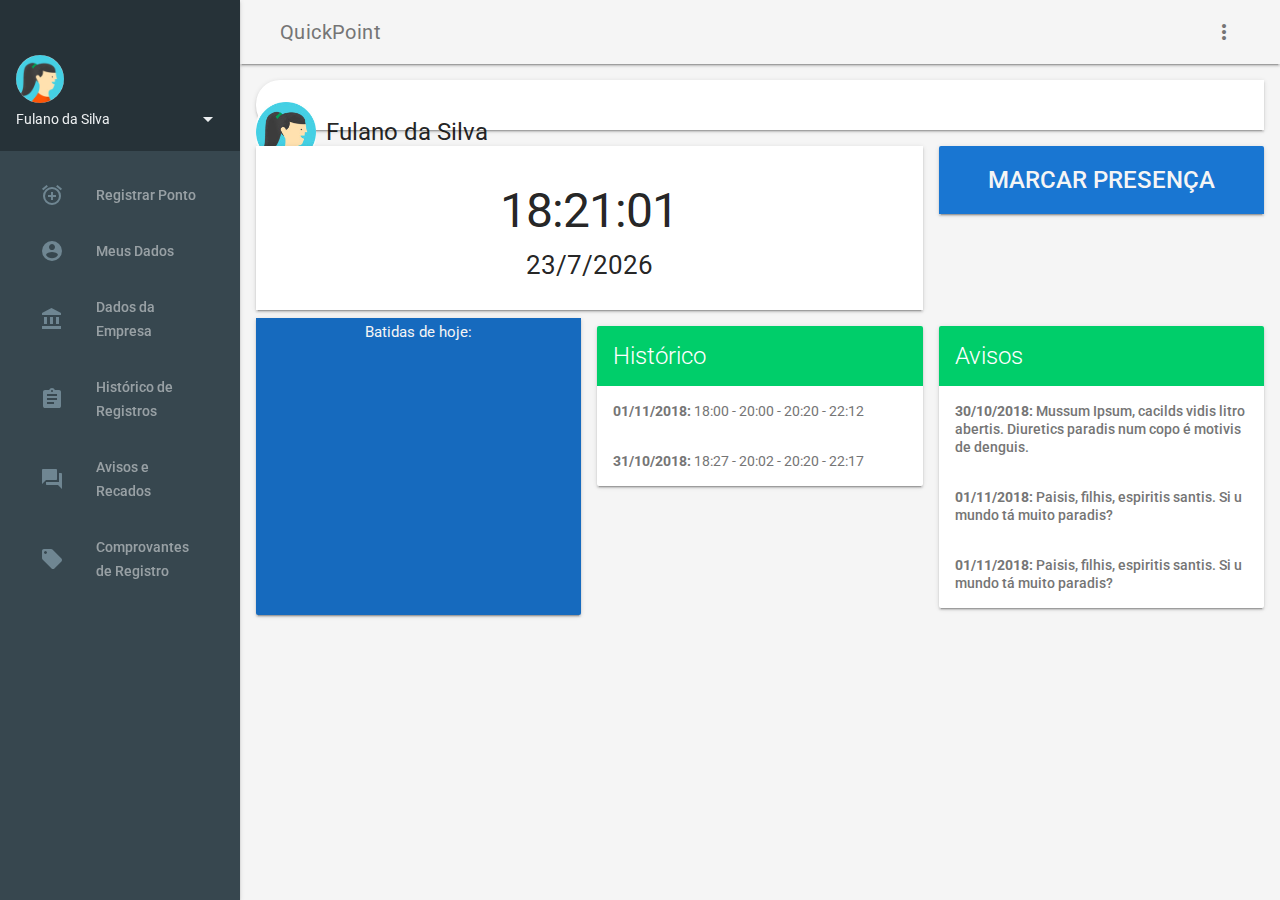
<file: index.html>
<!doctype html>
<!--
  Material Design Lite
  Copyright 2015 Google Inc. All rights reserved.

  Licensed under the Apache License, Version 2.0 (the "License");
  you may not use this file except in compliance with the License.
  You may obtain a copy of the License at

      https://www.apache.org/licenses/LICENSE-2.0

  Unless required by applicable law or agreed to in writing, software
  distributed under the License is distributed on an "AS IS" BASIS,
  WITHOUT WARRANTIES OR CONDITIONS OF ANY KIND, either express or implied.
  See the License for the specific language governing permissions and
  limitations under the License
-->
<html lang="en">

<head>
  <meta charset="utf-8">
  <meta http-equiv="X-UA-Compatible" content="IE=edge">
  <meta name="viewport" content="width=device-width, initial-scale=1.0, minimum-scale=1.0">
  <title>QuickPoint</title>

  <link rel="stylesheet" href="https://fonts.googleapis.com/css?family=Roboto:regular,bold,italic,thin,light,bolditalic,black,medium&amp;lang=en">
  <link rel="stylesheet" href="https://fonts.googleapis.com/icon?family=Material+Icons">
  <link rel="stylesheet" href="mdl.css">
  <link rel="stylesheet" href="styles.css">
  <style>
    #view-source {
      position: fixed;
      display: block;
      right: 0;
      bottom: 0;
      margin-right: 40px;
      margin-bottom: 40px;
      z-index: 900;
    }

    #Usuario {
      font-size: 24px;
    }

    .direita {
      float: right;
    }

    .Links {
      color: whitesmoke;
      font-size: 24px;
      text-decoration: none;
    }

    .altura {
      height: 100%;
      margin-bottom: 0px;
      margin-right: auto;
      margin-left: auto;
      border-bottom-left-radius: 0px;
      border-bottom-right-radius: 0px;
    }

    .altura2 {
      min-height: 10%;
      margin-bottom: 1px;
      margin-top: 0px;
      padding: 2px;
      border-top-left-radius: 0px;
      border-top-right-radius: 0px;
      border-bottom-left-radius: 2px;
      border-bottom-right-radius: 2px;
      text-align: center;
    }

    .altura3 {
      height: 50px;
      border-top-left-radius: 24px;
      border-bottom-left-radius: 24px;
      padding-left: 0px;
    }

    .batidas {
      font-size: 15px;
      color: whitesmoke
    }

    .azul {
      background-color: #1976d2;
    }

    .azul2 {
      background-color: #166abe;
    }

    /*
    .mdl-button:active{
      background-color: #1976d2;
    }
    .mdl-button:focus:not(:active){
      background-color: #1976d2;
    }
    .mdl-button:hover{
      background-color: #1976d2;
    }
    */
    .transparente:active {
      background-color: #1976d2;
    }

    .transparente:focus:not(:active) {
      background-color: #1976d2;
    }

    .transparente:hover {
      background-color: #1976d2;
    }

    .mdl-color--teal-300 {
      background-color: #00ce6a !important;
    }

    #hora {
      font-size: 48px;
      line-height: 50px;
    }

    #data {
      font-size: 26px;
      line-height: 10px;
    }

    .batidas {
      margin: 0 0 0;
    }
  </style>
  <script>
    function startTime() {
      var today = new Date();
      var h = today.getHours();
      var m = today.getMinutes();
      var s = today.getSeconds();
      var d = today.getDate();
      var mo = today.getMonth();
      var mo = mo + 1;
      var y = today.getFullYear();
      m = checkTime(m);
      s = checkTime(s);
      document.getElementById('hora').innerHTML =
        h + ":" + m + ":" + s;
      document.getElementById('data').innerHTML =
        d + "/" + mo + "/" + y;
      var t = setTimeout(startTime, 500);
    }

    function batePonto() {
      var today = new Date();
      var h = today.getHours();
      var m = today.getMinutes();
      var s = today.getSeconds();
      h = checkTime(h);
      m = checkTime(m);
      s = checkTime(s);
      if (contador == 1) {
        document.getElementById('batidas').innerHTML += " " +
          h + ":" + m;
      } else {
        document.getElementById('batidas').innerHTML += " - " +
          h + ":" + m;
      }
      contador++;
    }

    function checkTime(i) {
      if (i < 10) {
        i = "0" + i
      }; // add zero in front of numbers < 10
      return i;
    }
  </script>
</head>

<body onload="startTime()">
  <script>
    var contador = 1;
  </script>
  <div class="demo-layout mdl-layout mdl-js-layout mdl-layout--fixed-drawer mdl-layout--fixed-header">
    <header class="demo-header mdl-layout__header mdl-color--grey-100 mdl-color-text--grey-600">
      <div class="mdl-layout__header-row">
        <span class="mdl-layout-title">QuickPoint</span>
        <div class="mdl-layout-spacer"></div>
        <div class="mdl-textfield mdl-js-textfield mdl-textfield--expandable">
        </div>
        <button class="mdl-button mdl-js-button mdl-js-ripple-effect mdl-button--icon" id="hdrbtn">
          <i class="material-icons">more_vert</i>
        </button>
        <ul class="mdl-menu mdl-js-menu mdl-js-ripple-effect mdl-menu--bottom-right" for="hdrbtn">
          <li class="mdl-menu__item">Sobre</li>
          <li class="mdl-menu__item">Informação Legal</li>
          <li class="mdl-menu__item">Sair do QuickPoint</li>
        </ul>
      </div>
    </header>
    <div class="demo-drawer mdl-layout__drawer mdl-color--blue-grey-900 mdl-color-text--blue-grey-50">
      <header class="demo-drawer-header">
        <img src="images/user.jpg" class="demo-avatar">
        <div class="demo-avatar-dropdown">
          <span>Fulano da Silva</span>
          <div class="mdl-layout-spacer"></div>
          <button id="accbtn" class="mdl-button mdl-js-button mdl-js-ripple-effect mdl-button--icon">
            <i class="material-icons" role="presentation">arrow_drop_down</i>
          </button>
          <ul class="mdl-menu mdl-menu--bottom-right mdl-js-menu mdl-js-ripple-effect" for="accbtn">
            <li class="mdl-menu__item">fulano_silva@empresa.com.br</li>
          </ul>
        </div>
      </header>
      <nav class="demo-navigation mdl-navigation mdl-color--blue-grey-800">
        <a class="mdl-navigation__link" href="index.html"><i class="mdl-color-text--blue-grey-400 material-icons" role="presentation">alarm_add</i>Registrar
          Ponto</a>
        <a class="mdl-navigation__link" href="eu.html"><i class="mdl-color-text--blue-grey-400 material-icons" role="presentation">account_circle</i>Meus
          Dados</a>
        <a class="mdl-navigation__link" href="empresa.html"><i class="mdl-color-text--blue-grey-400 material-icons"
            role="presentation">account_balance</i>Dados
          da Empresa</a>
        <a class="mdl-navigation__link" href="historico.html"><i class="mdl-color-text--blue-grey-400 material-icons"
            role="presentation">assignment</i>Histórico
          de Registros</a>
        <a class="mdl-navigation__link" href="avisos.html"><i class="mdl-color-text--blue-grey-400 material-icons" role="presentation">forum</i>Avisos
          e Recados</a>
        <a class="mdl-navigation__link" href="comp.html"><i class="mdl-color-text--blue-grey-400 material-icons" role="presentation">local_offer</i>Comprovantes
          de Registro</a>
      </nav>
    </div>
    <main class="mdl-layout__content mdl-color--grey-100">
      <div class="mdl-grid demo-content">
        <div class="demo-charts altura3 mdl-color--white mdl-shadow--2dp mdl-cell mdl-cell--12-col mdl-grid">
          <div class="sombra"><img src="images/user.jpg" class="demo-avatar2"></div>
          <div class="">
            <h3 id="Usuario">Fulano da Silva</h3>
          </div>
        </div>
        <div class="demo-graphs mdl-shadow--2dp mdl-color--white mdl-cell mdl-cell--8-col">
          <div>
            <h1 style="text-align: center" id="hora"></h1>
            <h3 style="text-align: center" id="data"></h3>
          </div>
        </div>
        <button onClick="batePonto()" id="demo-show-toast" class="mdl-button mdl-js-button mdl-js-ripple-effect demo-graphs mdl-shadow--2dp mdl-cell azul altura transparente"
          type="button">
          <a class="Links">
            Marcar Presença
          </a>
        </button>
        <div id="demo-toast-example" class="mdl-js-snackbar mdl-snackbar">
          <div class="mdl-snackbar__text"></div>
          <button class="mdl-snackbar__action" type="button"></button>
        </div>
        <script>
          (function () {
            'use strict';
            window['counter'] = 0;
            var snackbarContainer = document.querySelector('#demo-toast-example');
            var showToastButton = document.querySelector('#demo-show-toast');
            showToastButton.addEventListener('click', function () {
              'use strict';
              var today = new Date();
              var h = today.getHours();
              var m = today.getMinutes();
              var s = today.getSeconds();
              h = checkTime(h);
              m = checkTime(m);
              s = checkTime(s);
              var data = {
                message: 'Batida registrada às ' + h + ":" + m + ":" + s
              };
              snackbarContainer.MaterialSnackbar.showSnackbar(data);
            });
          }());
        </script>
        <div class="demo-graphs mdl-shadow--2dp mdl-cell azul2 altura2">
          <p class="batidas">Batidas de hoje:</p>
          <p id="batidas" class="batidas"></p>
        </div>

        <div class="demo-cards mdl-cell mdl-cell--4-col mdl-cell--8-col-tablet mdl-grid mdl-grid--no-spacing">
          <div class="demo-updates mdl-card mdl-shadow--2dp mdl-cell mdl-cell--4-col mdl-cell--4-col-tablet mdl-cell--12-col-desktop">
            <a class="Links" href="historico.html">
              <div class="mdl-card__title historico mdl-card--expand mdl-color--teal-300">
                <h2 class="mdl-card__title-text">Histórico</h2>
              </div>
            </a>
            <div class="mdl-card__supporting-text mdl-color-text--grey-600">
              <strong>01/11/2018: </strong>18:00 - 20:00 - 20:20 - 22:12
            </div>
            <div class="mdl-card__supporting-text mdl-color-text--grey-600">
              <strong>31/10/2018: </strong>18:27 - 20:02 - 20:20 - 22:17
            </div>
          </div>
        </div>
        <div class="demo-cards mdl-cell mdl-cell--4-col mdl-cell--8-col-tablet mdl-grid mdl-grid--no-spacing">
          <div class="demo-updates mdl-card mdl-shadow--2dp mdl-cell mdl-cell--4-col mdl-cell--4-col-tablet mdl-cell--12-col-desktop">
            <a class="Links" href="avisos.html">
              <div class="mdl-card__title historico mdl-card--expand mdl-color--teal-300">
                <h2 class="mdl-card__title-text">Avisos</h2>
              </div>
            </a>
            <a>
              <div class="mdl-card__supporting-text mdl-color-text--grey-600">
                <strong>30/10/2018: </strong>Mussum Ipsum, cacilds vidis litro abertis. Diuretics paradis num copo é
                motivis de denguis.
              </div>
            </a>
            <a>
              <div class="mdl-card__supporting-text mdl-color-text--grey-600">
                <strong>01/11/2018: </strong>Paisis, filhis, espiritis santis. Si u mundo tá muito paradis?
              </div>
            </a>
            <a>
              <div class="mdl-card__supporting-text mdl-color-text--grey-600">
                <strong>01/11/2018: </strong>Paisis, filhis, espiritis santis. Si u mundo tá muito paradis?
              </div>
            </a>
          </div>
        </div>
      </div>
    </main>
  </div>
  <script src="mdl.js"></script>
</body>

</html>
</file>
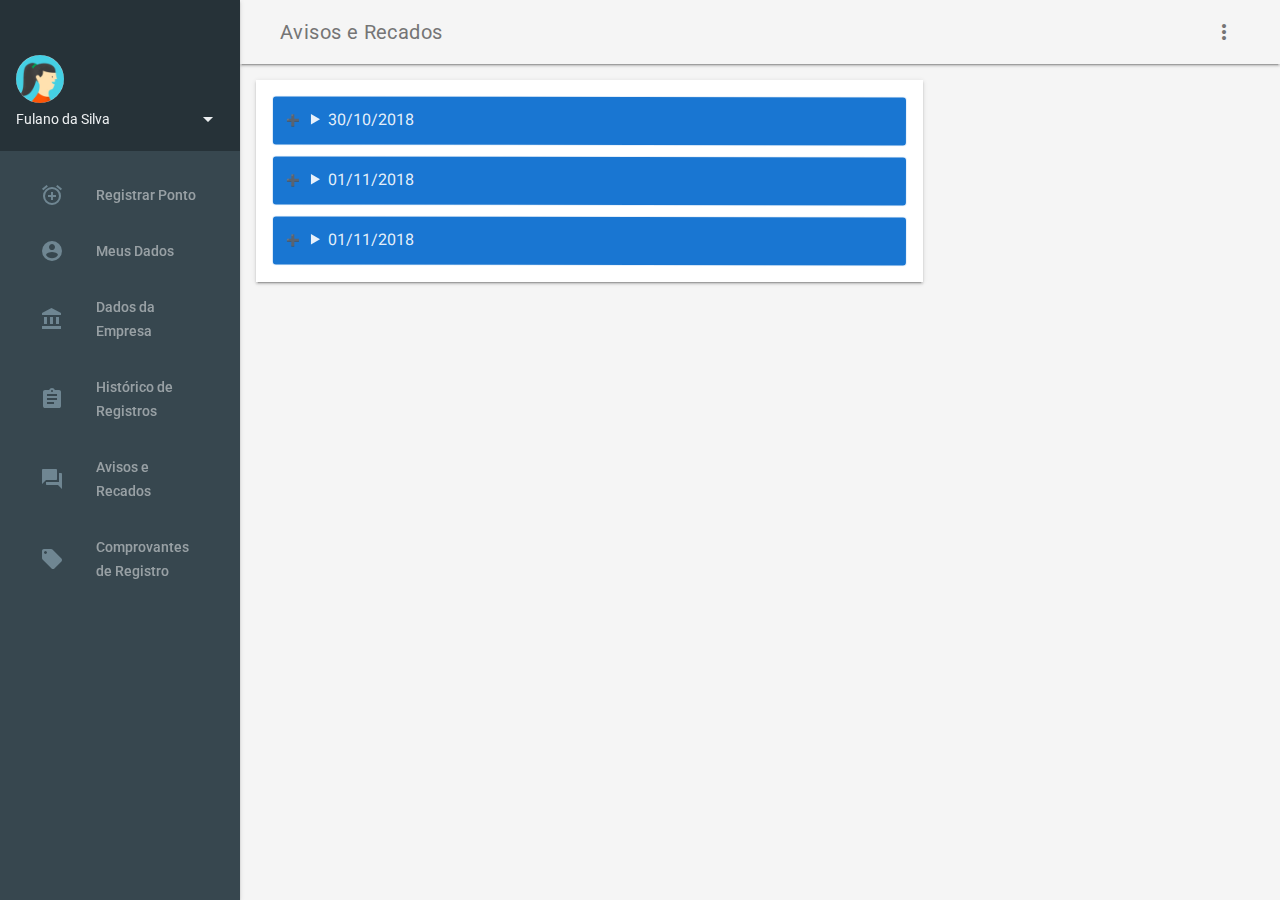
<file: avisos.html>
<!doctype html>
<!--
  Material Design Lite
  Copyright 2015 Google Inc. All rights reserved.

  Licensed under the Apache License, Version 2.0 (the "License");
  you may not use this file except in compliance with the License.
  You may obtain a copy of the License at

      https://www.apache.org/licenses/LICENSE-2.0

  Unless required by applicable law or agreed to in writing, software
  distributed under the License is distributed on an "AS IS" BASIS,
  WITHOUT WARRANTIES OR CONDITIONS OF ANY KIND, either express or implied.
  See the License for the specific language governing permissions and
  limitations under the License
-->
<html lang="en">

<head>
    <meta charset="utf-8">
    <meta http-equiv="X-UA-Compatible" content="IE=edge">
    <meta name="viewport" content="width=device-width, initial-scale=1.0, minimum-scale=1.0">
    <title>QuickPoint</title>

    <link rel="stylesheet" href="https://fonts.googleapis.com/css?family=Roboto:regular,bold,italic,thin,light,bolditalic,black,medium&amp;lang=en">
    <link rel="stylesheet" href="https://fonts.googleapis.com/icon?family=Material+Icons">
    <link rel="stylesheet" href="mdl.css">
    <link rel="stylesheet" href="styles.css">
    <link rel="stylesheet" href="accord.css">
    <style>
        #view-source {
            position: fixed;
            display: block;
            right: 0;
            bottom: 0;
            margin-right: 40px;
            margin-bottom: 40px;
            z-index: 900;
        }

        #Usuario {
            font-size: 24px;
        }

        .direita {
            float: right;
        }

        .Links {
            color: whitesmoke;
            font-size: 24px;
            text-decoration: none;
        }

        .altura {
            height: 100%;
            margin-bottom: 0px;
            margin-right: auto;
            margin-left: auto;
            border-bottom-left-radius: 0px;
            border-bottom-right-radius: 0px;
        }

        .altura2 {
            min-height: 10%;
            margin-bottom: 1px;
            margin-top: 0px;
            padding: 2px;
            border-top-left-radius: 0px;
            border-top-right-radius: 0px;
            border-bottom-left-radius: 2px;
            border-bottom-right-radius: 2px;
            text-align: center;
        }

        .altura3 {
            height: 50px;
            border-top-left-radius: 24px;
            border-bottom-left-radius: 24px;
            padding-left: 0px;
        }

        .batidas {
            font-size: 15px;
            color: whitesmoke
        }

        .azul {
            background-color: #1976d2;
        }

        .azul2 {
            background-color: #166abe;
        }
        .demo-graphs{
            padding: 16px 16px;
        }

        /*
    .mdl-button:active{
      background-color: #1976d2;
    }
    .mdl-button:focus:not(:active){
      background-color: #1976d2;
    }
    .mdl-button:hover{
      background-color: #1976d2;
    }
    */
    </style>
</head>

<body>
    <div class="demo-layout mdl-layout mdl-js-layout mdl-layout--fixed-drawer mdl-layout--fixed-header">
        <header class="demo-header mdl-layout__header mdl-color--grey-100 mdl-color-text--grey-600">
            <div class="mdl-layout__header-row">
                <span class="mdl-layout-title">Avisos e Recados</span>
                <div class="mdl-layout-spacer"></div>
                <div class="mdl-textfield mdl-js-textfield mdl-textfield--expandable">
                </div>
                <button class="mdl-button mdl-js-button mdl-js-ripple-effect mdl-button--icon" id="hdrbtn">
                    <i class="material-icons">more_vert</i>
                </button>
                <ul class="mdl-menu mdl-js-menu mdl-js-ripple-effect mdl-menu--bottom-right" for="hdrbtn">
                    <li class="mdl-menu__item">Sobre</li>
                    <li class="mdl-menu__item">Informação Legal</li>
                    <li class="mdl-menu__item">Sair do QuickPoint</li>
                </ul>
            </div>
        </header>
        <div class="demo-drawer mdl-layout__drawer mdl-color--blue-grey-900 mdl-color-text--blue-grey-50">
            <header class="demo-drawer-header">
                <img src="images/user.jpg" class="demo-avatar">
                <div class="demo-avatar-dropdown">
                    <span>Fulano da Silva</span>
                    <div class="mdl-layout-spacer"></div>
                    <button id="accbtn" class="mdl-button mdl-js-button mdl-js-ripple-effect mdl-button--icon">
                        <i class="material-icons" role="presentation">arrow_drop_down</i>
                    </button>
                    <ul class="mdl-menu mdl-menu--bottom-right mdl-js-menu mdl-js-ripple-effect" for="accbtn">
                        <li class="mdl-menu__item">fulano_silva@empresa.com.br</li>
                    </ul>
                </div>
            </header>
            <nav class="demo-navigation mdl-navigation mdl-color--blue-grey-800">
                <a class="mdl-navigation__link" href="index.html"><i class="mdl-color-text--blue-grey-400 material-icons"
                        role="presentation">alarm_add</i>Registrar
                    Ponto</a>
                <a class="mdl-navigation__link" href="eu.html"><i class="mdl-color-text--blue-grey-400 material-icons"
                        role="presentation">account_circle</i>Meus
                    Dados</a>
                <a class="mdl-navigation__link" href="empresa.html"><i class="mdl-color-text--blue-grey-400 material-icons"
                        role="presentation">account_balance</i>Dados
                    da Empresa</a>
                <a class="mdl-navigation__link" href="historico.html"><i class="mdl-color-text--blue-grey-400 material-icons"
                        role="presentation">assignment</i>Histórico
                    de Registros</a>
                <a class="mdl-navigation__link" href="avisos.html"><i class="mdl-color-text--blue-grey-400 material-icons"
                        role="presentation">forum</i>Avisos
                    e Recados</a>
                <a class="mdl-navigation__link" href="comp.html"><i class="mdl-color-text--blue-grey-400 material-icons"
                        role="presentation">local_offer</i>Comprovantes
                    de Registro</a>
            </nav>
        </div>
        <main class="mdl-layout__content mdl-color--grey-100">
            <div class="mdl-grid demo-content">
                <div class="demo-graphs mdl-shadow--2dp mdl-color--white mdl-cell mdl-cell--8-col">
                    <div class="container">
                        <details class="default">
                            <summary>30/10/2018</summary>
                            <p>Mussum Ipsum, cacilds vidis litro abertis. Diuretics paradis num copo é
                                    motivis de denguis.</p>
                            <p><strong>Autor: </strong>Ciclano de Tal - Gerente Geral</p>
                        </details>
                        <details class="default">
                            <summary>01/11/2018</summary>
                            <p>Paisis, filhis, espiritis santis. Si u mundo tá muito paradis?</p>
                            <p><strong>Autor: </strong>João Sousa - Analista de Desenvolvimento</p>
                        </details>
                        <details class="default">
                            <summary>01/11/2018</summary>
                            <p>Paisis, filhis, espiritis santis. Si u mundo tá muito paradis?</p>
                            <p><strong>Autor: </strong>Paul Paulo - Gerente de Vendas</p>
                        </details>
                    </div>
                </div>
            </div>
        </main>
    </div>
    <script src="mdl.js"></script>
</body>

</html>
</file>
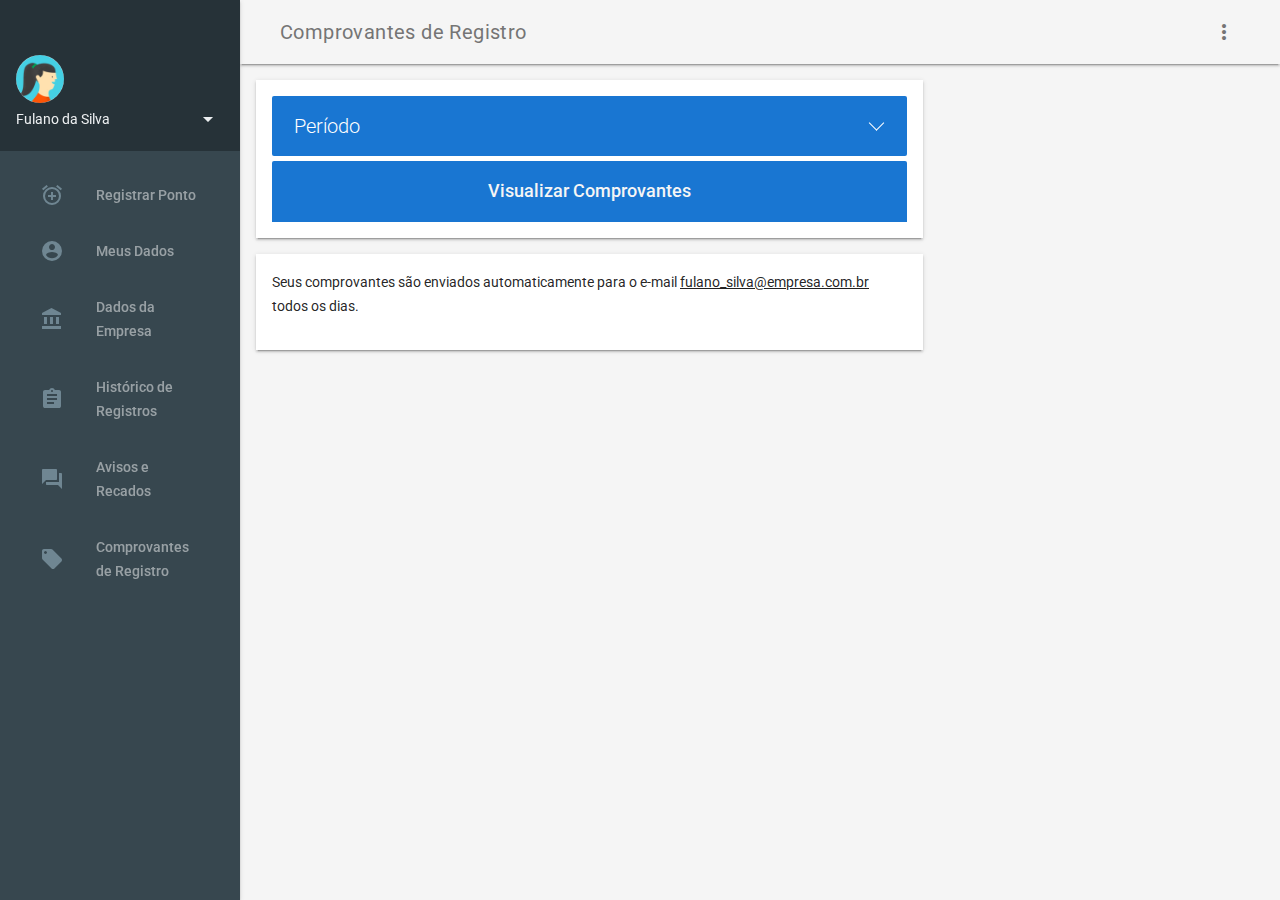
<file: comp.html>
<!doctype html>
<!--
  Material Design Lite
  Copyright 2015 Google Inc. All rights reserved.

  Licensed under the Apache License, Version 2.0 (the "License");
  you may not use this file except in compliance with the License.
  You may obtain a copy of the License at

      https://www.apache.org/licenses/LICENSE-2.0

  Unless required by applicable law or agreed to in writing, software
  distributed under the License is distributed on an "AS IS" BASIS,
  WITHOUT WARRANTIES OR CONDITIONS OF ANY KIND, either express or implied.
  See the License for the specific language governing permissions and
  limitations under the License
-->
<html lang="en">

<head>
    <meta charset="utf-8">
    <meta http-equiv="X-UA-Compatible" content="IE=edge">
    <meta name="viewport" content="width=device-width, initial-scale=1.0, minimum-scale=1.0">
    <title>QuickPoint</title>

    <link rel="stylesheet" href="https://fonts.googleapis.com/css?family=Roboto:regular,bold,italic,thin,light,bolditalic,black,medium&amp;lang=en">
    <link rel="stylesheet" href="https://fonts.googleapis.com/icon?family=Material+Icons">
    <link rel="stylesheet" href="mdl.css">
    <link rel="stylesheet" href="styles.css">
    <link rel="stylesheet" href="select.css">
    <style>
        #view-source {
            position: fixed;
            display: block;
            right: 0;
            bottom: 0;
            margin-right: 40px;
            margin-bottom: 40px;
            z-index: 900;
        }

        #Usuario {
            font-size: 24px;
        }

        .direita {
            float: right;
        }

        .Links {
            color: whitesmoke;
            font-size: 18px;
            text-decoration: none;
            text-transform: none;
        }

        .altura {
            height: 100%;
            margin-bottom: 0px;
            margin-right: auto;
            margin-left: auto;
            border-bottom-left-radius: 0px;
            border-bottom-right-radius: 0px;
        }

        .altura2 {
            min-height: 10%;
            margin-bottom: 1px;
            margin-top: 0px;
            padding: 2px;
            border-top-left-radius: 0px;
            border-top-right-radius: 0px;
            border-bottom-left-radius: 2px;
            border-bottom-right-radius: 2px;
            text-align: center;
        }

        .altura3 {
            height: 50px;
            border-top-left-radius: 24px;
            border-bottom-left-radius: 24px;
            padding-left: 0px;
        }

        .batidas {
            font-size: 15px;
            color: whitesmoke
        }

        .azul {
            background-color: #1976d2;
            margin-top: 5px;
            line-height: 60px;
            width: 100%;
        }

        .azul2 {
            background-color: #166abe;
        }

        /*
    .mdl-button:active{
      background-color: #1976d2;
    }
    .mdl-button:focus:not(:active){
      background-color: #1976d2;
    }
    .mdl-button:hover{
      background-color: #1976d2;
    }
    */
        .transparente:active {
            background-color: #1976d2;
        }

        .transparente:focus:not(:active) {
            background-color: #1976d2;
        }

        .transparente:hover {
            background-color: #1976d2;
        }

        .mdl-color--teal-300 {
            background-color: #00e676 !important;
        }

        .mdl-data-table {
            width: 100%;
            font-size: 16px;
        }

        .demo-graphs {
            padding: 16px;
        }
    </style>
</head>

<body>
    <div class="demo-layout mdl-layout mdl-js-layout mdl-layout--fixed-drawer mdl-layout--fixed-header">
        <header class="demo-header mdl-layout__header mdl-color--grey-100 mdl-color-text--grey-600">
            <div class="mdl-layout__header-row">
                <span class="mdl-layout-title">Comprovantes de Registro</span>
                <div class="mdl-layout-spacer"></div>
                <div class="mdl-textfield mdl-js-textfield mdl-textfield--expandable">
                </div>
                <button class="mdl-button mdl-js-button mdl-js-ripple-effect mdl-button--icon" id="hdrbtn">
                    <i class="material-icons">more_vert</i>
                </button>
                <ul class="mdl-menu mdl-js-menu mdl-js-ripple-effect mdl-menu--bottom-right" for="hdrbtn">
                    <li class="mdl-menu__item">Sobre</li>
                    <li class="mdl-menu__item">Informação Legal</li>
                    <li class="mdl-menu__item">Sair do QuickPoint</li>
                </ul>
            </div>
        </header>
        <div class="demo-drawer mdl-layout__drawer mdl-color--blue-grey-900 mdl-color-text--blue-grey-50">
            <header class="demo-drawer-header">
                <img src="images/user.jpg" class="demo-avatar">
                <div class="demo-avatar-dropdown">
                    <span>Fulano da Silva</span>
                    <div class="mdl-layout-spacer"></div>
                    <button id="accbtn" class="mdl-button mdl-js-button mdl-js-ripple-effect mdl-button--icon">
                        <i class="material-icons" role="presentation">arrow_drop_down</i>
                    </button>
                    <ul class="mdl-menu mdl-menu--bottom-right mdl-js-menu mdl-js-ripple-effect" for="accbtn">
                        <li class="mdl-menu__item">fulano_silva@empresa.com.br</li>
                    </ul>
                </div>
            </header>
            <nav class="demo-navigation mdl-navigation mdl-color--blue-grey-800">
                <a class="mdl-navigation__link" href="index.html"><i class="mdl-color-text--blue-grey-400 material-icons"
                        role="presentation">alarm_add</i>Registrar
                    Ponto</a>
                <a class="mdl-navigation__link" href="eu.html"><i class="mdl-color-text--blue-grey-400 material-icons"
                        role="presentation">account_circle</i>Meus
                    Dados</a>
                <a class="mdl-navigation__link" href="empresa.html"><i class="mdl-color-text--blue-grey-400 material-icons"
                        role="presentation">account_balance</i>Dados
                    da Empresa</a>
                <a class="mdl-navigation__link" href="historico.html"><i class="mdl-color-text--blue-grey-400 material-icons"
                        role="presentation">assignment</i>Histórico
                    de Registros</a>
                <a class="mdl-navigation__link" href="avisos.html"><i class="mdl-color-text--blue-grey-400 material-icons"
                        role="presentation">forum</i>Avisos
                    e Recados</a>
                <a class="mdl-navigation__link" href="comp.html"><i class="mdl-color-text--blue-grey-400 material-icons"
                        role="presentation">local_offer</i>Comprovantes
                    de Registro</a>
            </nav>
        </div>
        <main class="mdl-layout__content mdl-color--grey-100">
            <div class="mdl-grid demo-content">

                <div class="demo-graphs mdl-shadow--2dp mdl-color--white mdl-cell mdl-cell--8-col">
                    <select name="sources" id="sources" class="custom-select sources" placeholder="Período">
                        <option value="hoje">Hoje</option>
                        <option value="semana">Última Semana</option>
                        <option value="mes">Último Mês</option>
                        <option value="trimestre">Trimestre</option>
                        <option value="semestre">Semestre</option>
                        <option value="ano">Último Ano</option>
                        <option value="total">Total</option>
                    </select>
                    <button onClick="batePonto()" id="demo-show-toast" class="mdl-button mdl-js-button mdl-js-ripple-effect azul altura transparente"
                        type="button">
                        <a class="Links">
                            Visualizar Comprovantes
                        </a>
                    </button>
                    <script src='http://cdnjs.cloudflare.com/ajax/libs/jquery/2.1.3/jquery.min.js'></script>
                    <script>
                        $(".custom-select").each(function () {
                            var classes = $(this).attr("class"),
                                id = $(this).attr("id"),
                                name = $(this).attr("name");
                            var template = '<div class="' + classes + '">';
                            template += '<span class="custom-select-trigger">' + $(this).attr("placeholder") +
                                '</span>';
                            template += '<div class="custom-options">';
                            $(this).find("option").each(function () {
                                template += '<span class="custom-option ' + $(this).attr("class") +
                                    '" data-value="' + $(this).attr("value") + '">' + $(this).html() +
                                    '</span>';
                            });
                            template += '</div></div>';

                            $(this).wrap('<div class="custom-select-wrapper"></div>');
                            $(this).hide();
                            $(this).after(template);
                        });
                        $(".custom-option:first-of-type").hover(function () {
                            $(this).parents(".custom-options").addClass("option-hover");
                        }, function () {
                            $(this).parents(".custom-options").removeClass("option-hover");
                        });
                        $(".custom-select-trigger").on("click", function () {
                            $('html').one('click', function () {
                                $(".custom-select").removeClass("opened");
                            });
                            $(this).parents(".custom-select").toggleClass("opened");
                            event.stopPropagation();
                        });
                        $(".custom-option").on("click", function () {
                            $(this).parents(".custom-select-wrapper").find("select").val($(this).data("value"));
                            $(this).parents(".custom-options").find(".custom-option").removeClass("selection");
                            $(this).addClass("selection");
                            $(this).parents(".custom-select").removeClass("opened");
                            $(this).parents(".custom-select").find(".custom-select-trigger").text($(this).text());
                        });
                    </script>
                </div>
                <div class="demo-graphs mdl-shadow--2dp mdl-color--white mdl-cell mdl-cell--8-col">
                    <p>Seus comprovantes são enviados automaticamente para o e-mail <u>fulano_silva@empresa.com.br</u>
                        todos os dias.</p>
                </div>
            </div>
        </main>
    </div>
    <script src="mdl.js"></script>
</body>

</html>
</file>
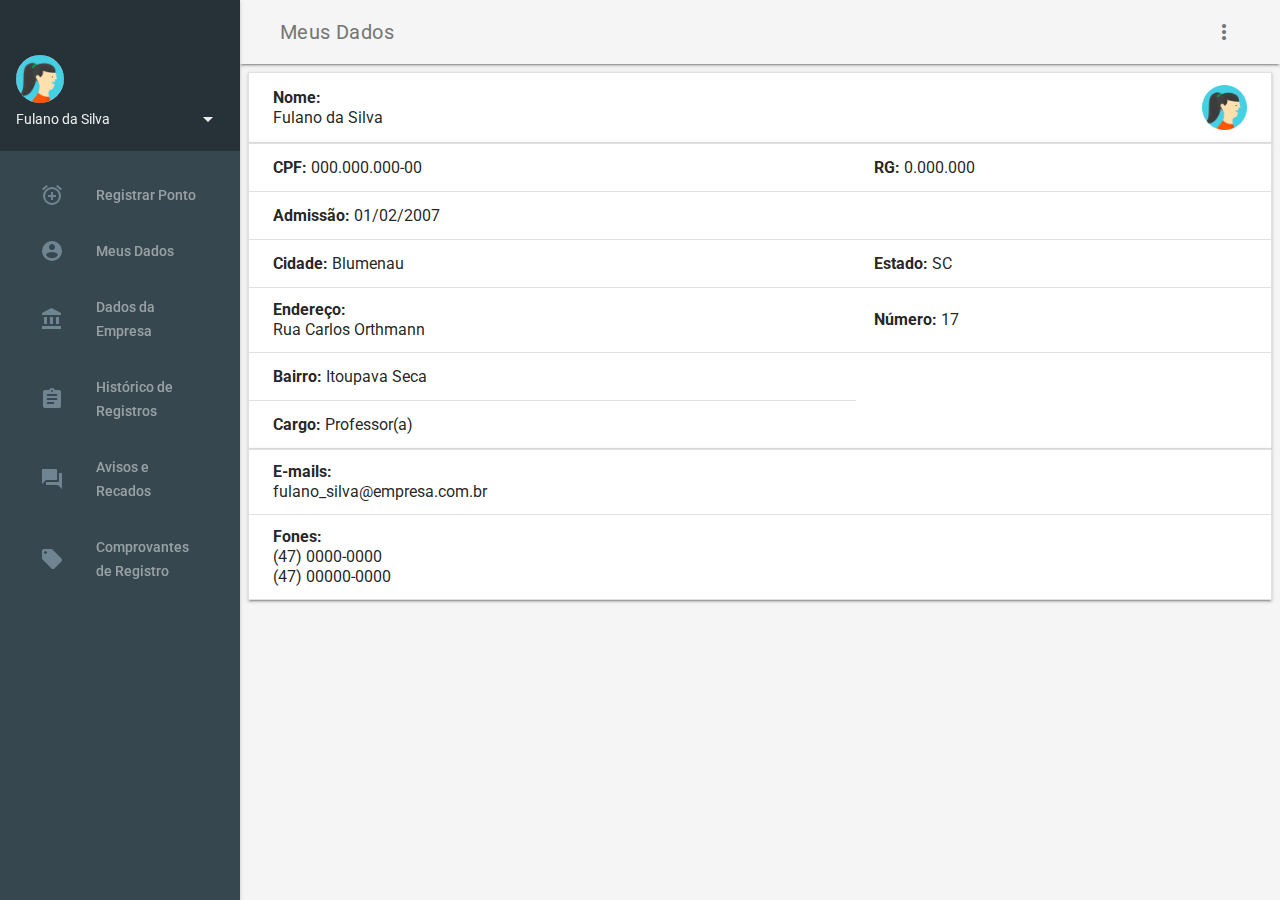
<file: eu.html>
<!doctype html>
<!--
  Material Design Lite
  Copyright 2015 Google Inc. All rights reserved.

  Licensed under the Apache License, Version 2.0 (the "License");
  you may not use this file except in compliance with the License.
  You may obtain a copy of the License at

      https://www.apache.org/licenses/LICENSE-2.0

  Unless required by applicable law or agreed to in writing, software
  distributed under the License is distributed on an "AS IS" BASIS,
  WITHOUT WARRANTIES OR CONDITIONS OF ANY KIND, either express or implied.
  See the License for the specific language governing permissions and
  limitations under the License
-->
<html lang="en">

<head>
    <meta charset="utf-8">
    <meta http-equiv="X-UA-Compatible" content="IE=edge">
    <meta name="viewport" content="width=device-width, initial-scale=1.0, minimum-scale=1.0">
    <title>QuickPoint</title>

    <link rel="stylesheet" href="https://fonts.googleapis.com/css?family=Roboto:regular,bold,italic,thin,light,bolditalic,black,medium&amp;lang=en">
    <link rel="stylesheet" href="https://fonts.googleapis.com/icon?family=Material+Icons">
    <link rel="stylesheet" href="mdl.css">
    <link rel="stylesheet" href="styles.css">
    <style>
        #view-source {
            position: fixed;
            display: block;
            right: 0;
            bottom: 0;
            margin-right: 40px;
            margin-bottom: 40px;
            z-index: 900;
        }

        #Usuario {
            font-size: 24px;
        }

        .direita {
            float: right;
        }

        .Links {
            color: whitesmoke;
            font-size: 24px;
            text-decoration: none;
        }

        .altura {
            height: 100%;
            margin-bottom: 0px;
            margin-right: auto;
            margin-left: auto;
            border-bottom-left-radius: 0px;
            border-bottom-right-radius: 0px;
        }

        .altura2 {
            min-height: 10%;
            margin-bottom: 1px;
            margin-top: 0px;
            padding: 2px;
            border-top-left-radius: 0px;
            border-top-right-radius: 0px;
            border-bottom-left-radius: 2px;
            border-bottom-right-radius: 2px;
            text-align: center;
        }

        .altura3 {
            height: 50px;
            border-top-left-radius: 24px;
            border-bottom-left-radius: 24px;
            padding-left: 0px;
        }

        .batidas {
            font-size: 15px;
            color: whitesmoke
        }

        .azul {
            background-color: #1976d2;
        }

        .azul2 {
            background-color: #166abe;
        }

        /*
    .mdl-button:active{
      background-color: #1976d2;
    }
    .mdl-button:focus:not(:active){
      background-color: #1976d2;
    }
    .mdl-button:hover{
      background-color: #1976d2;
    }
    */
        .transparente:active {
            background-color: #1976d2;
        }

        .transparente:focus:not(:active) {
            background-color: #1976d2;
        }

        .transparente:hover {
            background-color: #1976d2;
        }

        .mdl-color--teal-300 {
            background-color: #00e676 !important;
        }

        .mdl-data-table {
            width: 100%;
            font-size: 16px;
        }
    </style>
</head>

<body>
    <div class="demo-layout mdl-layout mdl-js-layout mdl-layout--fixed-drawer mdl-layout--fixed-header">
        <header class="demo-header mdl-layout__header mdl-color--grey-100 mdl-color-text--grey-600">
            <div class="mdl-layout__header-row">
                <span class="mdl-layout-title">Meus Dados</span>
                <div class="mdl-layout-spacer"></div>
                <div class="mdl-textfield mdl-js-textfield mdl-textfield--expandable">
                </div>
                <button class="mdl-button mdl-js-button mdl-js-ripple-effect mdl-button--icon" id="hdrbtn">
                    <i class="material-icons">more_vert</i>
                </button>
                <ul class="mdl-menu mdl-js-menu mdl-js-ripple-effect mdl-menu--bottom-right" for="hdrbtn">
                    <li class="mdl-menu__item">Sobre</li>
                    <li class="mdl-menu__item">Informação Legal</li>
                    <li class="mdl-menu__item">Sair do QuickPoint</li>
                </ul>
            </div>
        </header>
        <div class="demo-drawer mdl-layout__drawer mdl-color--blue-grey-900 mdl-color-text--blue-grey-50">
            <header class="demo-drawer-header">
                <img src="images/user.jpg" class="demo-avatar">
                <div class="demo-avatar-dropdown">
                    <span>Fulano da Silva</span>
                    <div class="mdl-layout-spacer"></div>
                    <button id="accbtn" class="mdl-button mdl-js-button mdl-js-ripple-effect mdl-button--icon">
                        <i class="material-icons" role="presentation">arrow_drop_down</i>
                    </button>
                    <ul class="mdl-menu mdl-menu--bottom-right mdl-js-menu mdl-js-ripple-effect" for="accbtn">
                        <li class="mdl-menu__item">fulano_silva@empresa.com.br</li>
                    </ul>
                </div>
            </header>
            <nav class="demo-navigation mdl-navigation mdl-color--blue-grey-800">
                <a class="mdl-navigation__link" href="index.html"><i class="mdl-color-text--blue-grey-400 material-icons"
                        role="presentation">alarm_add</i>Registrar
                    Ponto</a>
                <a class="mdl-navigation__link" href="eu.html"><i class="mdl-color-text--blue-grey-400 material-icons"
                        role="presentation">account_circle</i>Meus
                    Dados</a>
                <a class="mdl-navigation__link" href="empresa.html"><i class="mdl-color-text--blue-grey-400 material-icons"
                        role="presentation">account_balance</i>Dados
                    da Empresa</a>
                <a class="mdl-navigation__link" href="historico.html"><i class="mdl-color-text--blue-grey-400 material-icons"
                        role="presentation">assignment</i>Histórico
                    de Registros</a>
                <a class="mdl-navigation__link" href="avisos.html"><i class="mdl-color-text--blue-grey-400 material-icons"
                        role="presentation">forum</i>Avisos
                    e Recados</a>
                <a class="mdl-navigation__link" href="comp.html"><i class="mdl-color-text--blue-grey-400 material-icons"
                        role="presentation">local_offer</i>Comprovantes
                    de Registro</a>
            </nav>
        </div>
        <main class="mdl-layout__content mdl-color--grey-100">
            <div class="mdl-grid demo-content">
                <table class="mdl-data-table mdl-js-data-table mdl-data-table--selectable mdl-shadow--2dp">
                    <tbody>
                        <tr>
                            <td class="mdl-data-table__cell--non-numeric"><strong>Nome: </strong><br>Fulano da Silva</td>
                            <td><img class="demo-avatar3" src="images/user.jpg" alt="Empregado" srcset=""></td>
                        </tr>
                    </tbody>
                </table>
                <table class="mdl-data-table mdl-js-data-table mdl-data-table--selectable mdl-shadow--2dp">
                    <tbody>
                        <tr>
                            <td class="mdl-data-table__cell--non-numeric"><strong>CPF: </strong>000.000.000-00</td>
                            <td class="mdl-data-table__cell--non-numeric"><strong>RG: </strong>0.000.000</td>
                        </tr>
                        <tr>
                            <td class="mdl-data-table__cell--non-numeric"><strong>Admissão: </strong>01/02/2007</td>
                            <td></td>
                        </tr>
                        <tr>
                            <td class="mdl-data-table__cell--non-numeric"><strong>Cidade: </strong>Blumenau</td>
                            <td class="mdl-data-table__cell--non-numeric"><strong>Estado: </strong>SC</td>
                        </tr>
                        <tr>
                            <td class="mdl-data-table__cell--non-numeric"><strong>Endereço: </strong><br>Rua Carlos
                                Orthmann</td>
                            <td class="mdl-data-table__cell--non-numeric"><strong>Número: </strong>17</td>
                        </tr>
                        <tr>
                            <td class="mdl-data-table__cell--non-numeric"><strong>Bairro: </strong>Itoupava Seca</td>
                        </tr>
                        <tr>
                            <td class="mdl-data-table__cell--non-numeric"><strong>Cargo: </strong>Professor(a)</td>
                        </tr>
                    </tbody>
                </table>
                <table class="mdl-data-table mdl-js-data-table mdl-data-table--selectable mdl-shadow--2dp">
                    <tbody>
                        <tr>
                            <td class="mdl-data-table__cell--non-numeric"><strong>E-mails: </strong><br>fulano_silva@empresa.com.br</td>
                        </tr>
                        <tr>
                            <td class="mdl-data-table__cell--non-numeric"><strong>Fones: </strong><br>(47) 0000-0000<br>(47)
                                00000-0000</td>
                        </tr>
                    </tbody>
                </table>
            </div>
        </main>
    </div>
    <script src="mdl.js"></script>
</body>

</html>
</file>
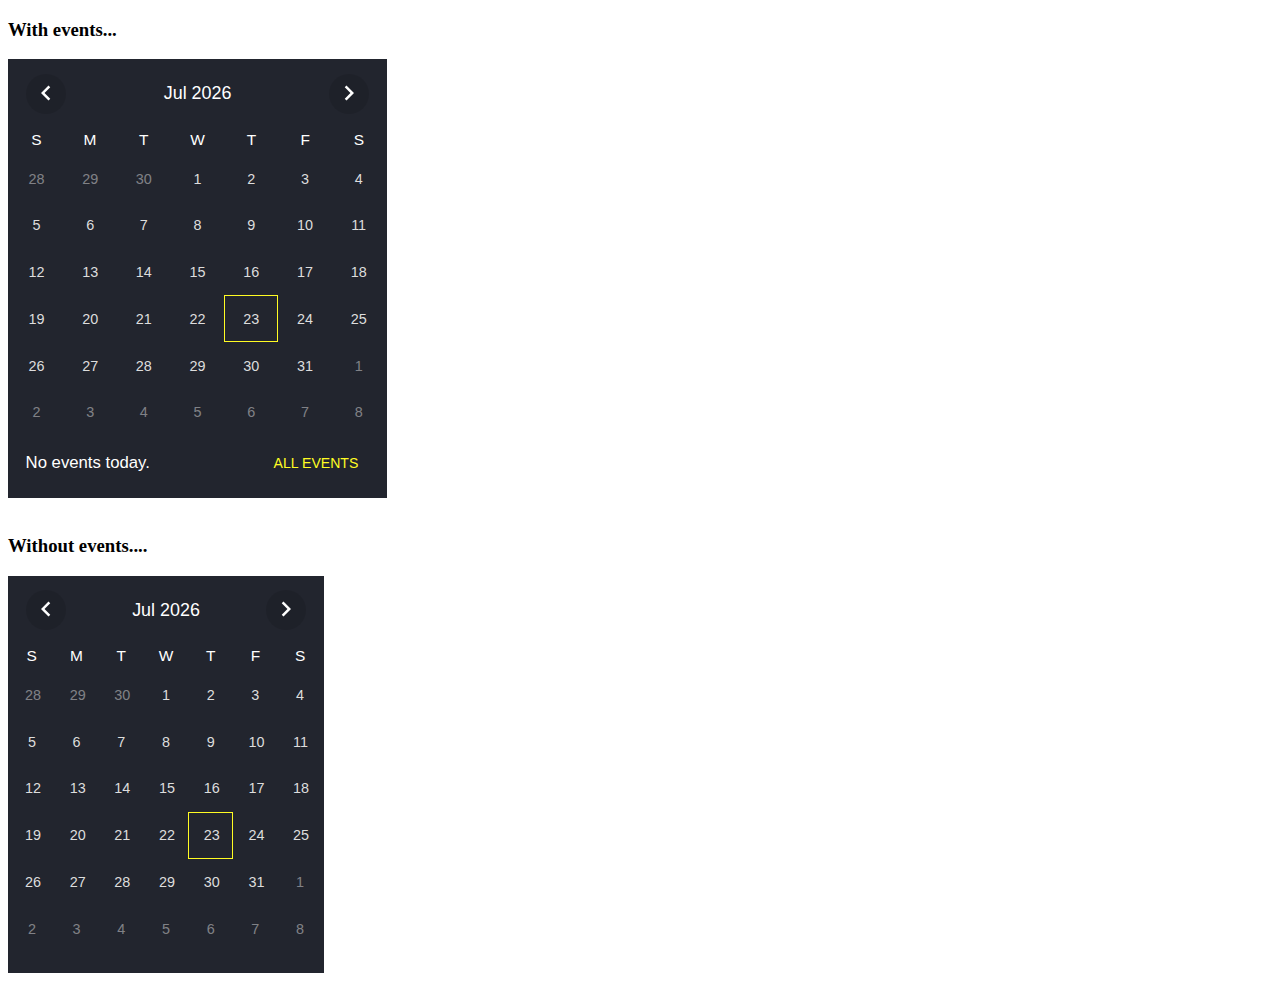
<file: calendario/example.html>
<!DOCTYPE html>
<html lang="en">
<head>
	<meta charset="UTF-8">
	<link rel="stylesheet" href="src/mini-event-calendar.min.css">

	<h3>With events...</h3>
	<div id="calendar" style="width: 30%;"></div> <br>

	<h3>Without events....</h3>
	<div id="calendar2" style="width: 25%;"></div>

	<script src="https://code.jquery.com/jquery-3.3.1.slim.min.js"></script>
	<script src="src/mini-event-calendar.min.js"></script>

	<script>
	    var db_events = [
	    	{
	            title: "Board members meeting.",
	            date: 1532381440036,
	            link: "events.com/ev2"
	        },
	        {
	            title: "Delaware branch opening.",
	            date: 1532467961534,
	            link: "events.com/ev1"
	        },
	        {
	            title: "An important event.",
	            date: 1532554405128,
	            link: "events.com/ev1"
	        }
	    ];

		$(document).ready(function(){
			$("#calendar").MEC({
				calendar_link: "example.com/myCalendar",
				events: db_events
			});

			//if you don't have events, use
			$("#calendar2").MEC();
		});
	</script>
</body>
</html>
</file>
<file: mdl.css>
/**
 * material-design-lite - Material Design Components in CSS, JS and HTML
 * @version v1.3.0
 * @license Apache-2.0
 * @copyright 2015 Google, Inc.
 * @link https://github.com/google/material-design-lite
 */
 @charset "UTF-8";html{color:rgba(0,0,0,.87)}::-moz-selection{background:#b3d4fc;text-shadow:none}::selection{background:#b3d4fc;text-shadow:none}hr{display:block;height:1px;border:0;border-top:1px solid #ccc;margin:1em 0;padding:0}audio,canvas,iframe,img,svg,video{vertical-align:middle}fieldset{border:0;margin:0;padding:0}textarea{resize:vertical}.browserupgrade{margin:.2em 0;background:#ccc;color:#000;padding:.2em 0}.hidden{display:none!important}.visuallyhidden{border:0;clip:rect(0 0 0 0);height:1px;margin:-1px;overflow:hidden;padding:0;position:absolute;width:1px}.visuallyhidden.focusable:active,.visuallyhidden.focusable:focus{clip:auto;height:auto;margin:0;overflow:visible;position:static;width:auto}.invisible{visibility:hidden}.clearfix:before,.clearfix:after{content:" ";display:table}.clearfix:after{clear:both}@media print{*,*:before,*:after,*:first-letter{background:transparent!important;color:#000!important;box-shadow:none!important}a,a:visited{text-decoration:underline}a[href]:after{content:" (" attr(href)")"}abbr[title]:after{content:" (" attr(title)")"}a[href^="#"]:after,a[href^="javascript:"]:after{content:""}pre,blockquote{border:1px solid #999;page-break-inside:avoid}thead{display:table-header-group}tr,img{page-break-inside:avoid}img{max-width:100%!important}p,h2,h3{orphans:3;widows:3}h2,h3{page-break-after:avoid}}a,.mdl-accordion,.mdl-button,.mdl-card,.mdl-checkbox,.mdl-dropdown-menu,.mdl-icon-toggle,.mdl-item,.mdl-radio,.mdl-slider,.mdl-switch,.mdl-tabs__tab{-webkit-tap-highlight-color:transparent;-webkit-tap-highlight-color:rgba(255,255,255,0)}html{width:100%;height:100%;-ms-touch-action:manipulation;touch-action:manipulation}body{width:100%;min-height:100%}main{display:block}*[hidden]{display:none!important}html,body{font-family:"Helvetica","Arial",sans-serif;font-size:14px;font-weight:400;line-height:20px}h1,h2,h3,h4,h5,h6,p{padding:0}h1 small,h2 small,h3 small,h4 small,h5 small,h6 small{font-family:"Roboto","Helvetica","Arial",sans-serif;font-weight:400;line-height:1.35;letter-spacing:-.02em;opacity:.54;font-size:.6em}h1{font-size:56px;line-height:1.35;letter-spacing:-.02em;margin:24px 0}h1,h2{font-family:"Roboto","Helvetica","Arial",sans-serif;font-weight:400}h2{font-size:45px;line-height:48px}h2,h3{margin:24px 0}h3{font-size:34px;line-height:40px}h3,h4{font-family:"Roboto","Helvetica","Arial",sans-serif;font-weight:400}h4{font-size:24px;line-height:32px;-moz-osx-font-smoothing:grayscale;margin:24px 0 16px}h5{font-size:20px;font-weight:500;line-height:1;letter-spacing:.02em}h5,h6{font-family:"Roboto","Helvetica","Arial",sans-serif;margin:24px 0 16px}h6{font-size:16px;letter-spacing:.04em}h6,p{font-weight:400;line-height:24px}p{font-size:14px;letter-spacing:0;margin:0 0 16px}a{color:rgb(64,196,255);font-weight:500}blockquote{font-family:"Roboto","Helvetica","Arial",sans-serif;position:relative;font-size:24px;font-weight:300;font-style:italic;line-height:1.35;letter-spacing:.08em}blockquote:before{position:absolute;left:-.5em;content:'â€œ'}blockquote:after{content:'â€';margin-left:-.05em}mark{background-color:#f4ff81}dt{font-weight:700}address{font-size:12px;line-height:1;font-style:normal}address,ul,ol{font-weight:400;letter-spacing:0}ul,ol{font-size:14px;line-height:24px}.mdl-typography--display-4,.mdl-typography--display-4-color-contrast{font-family:"Roboto","Helvetica","Arial",sans-serif;font-size:112px;font-weight:300;line-height:1;letter-spacing:-.04em}.mdl-typography--display-4-color-contrast{opacity:.54}.mdl-typography--display-3,.mdl-typography--display-3-color-contrast{font-family:"Roboto","Helvetica","Arial",sans-serif;font-size:56px;font-weight:400;line-height:1.35;letter-spacing:-.02em}.mdl-typography--display-3-color-contrast{opacity:.54}.mdl-typography--display-2,.mdl-typography--display-2-color-contrast{font-family:"Roboto","Helvetica","Arial",sans-serif;font-size:45px;font-weight:400;line-height:48px}.mdl-typography--display-2-color-contrast{opacity:.54}.mdl-typography--display-1,.mdl-typography--display-1-color-contrast{font-family:"Roboto","Helvetica","Arial",sans-serif;font-size:34px;font-weight:400;line-height:40px}.mdl-typography--display-1-color-contrast{opacity:.54}.mdl-typography--headline,.mdl-typography--headline-color-contrast{font-family:"Roboto","Helvetica","Arial",sans-serif;font-size:24px;font-weight:400;line-height:32px;-moz-osx-font-smoothing:grayscale}.mdl-typography--headline-color-contrast{opacity:.87}.mdl-typography--title,.mdl-typography--title-color-contrast{font-family:"Roboto","Helvetica","Arial",sans-serif;font-size:20px;font-weight:500;line-height:1;letter-spacing:.02em}.mdl-typography--title-color-contrast{opacity:.87}.mdl-typography--subhead,.mdl-typography--subhead-color-contrast{font-family:"Roboto","Helvetica","Arial",sans-serif;font-size:16px;font-weight:400;line-height:24px;letter-spacing:.04em}.mdl-typography--subhead-color-contrast{opacity:.87}.mdl-typography--body-2,.mdl-typography--body-2-color-contrast{font-size:14px;font-weight:700;line-height:24px;letter-spacing:0}.mdl-typography--body-2-color-contrast{opacity:.87}.mdl-typography--body-1,.mdl-typography--body-1-color-contrast{font-size:14px;font-weight:400;line-height:24px;letter-spacing:0}.mdl-typography--body-1-color-contrast{opacity:.87}.mdl-typography--body-2-force-preferred-font,.mdl-typography--body-2-force-preferred-font-color-contrast{font-family:"Roboto","Helvetica","Arial",sans-serif;font-size:14px;font-weight:500;line-height:24px;letter-spacing:0}.mdl-typography--body-2-force-preferred-font-color-contrast{opacity:.87}.mdl-typography--body-1-force-preferred-font,.mdl-typography--body-1-force-preferred-font-color-contrast{font-family:"Roboto","Helvetica","Arial",sans-serif;font-size:14px;font-weight:400;line-height:24px;letter-spacing:0}.mdl-typography--body-1-force-preferred-font-color-contrast{opacity:.87}.mdl-typography--caption,.mdl-typography--caption-force-preferred-font{font-size:12px;font-weight:400;line-height:1;letter-spacing:0}.mdl-typography--caption-force-preferred-font{font-family:"Roboto","Helvetica","Arial",sans-serif}.mdl-typography--caption-color-contrast,.mdl-typography--caption-force-preferred-font-color-contrast{font-size:12px;font-weight:400;line-height:1;letter-spacing:0;opacity:.54}.mdl-typography--caption-force-preferred-font-color-contrast,.mdl-typography--menu{font-family:"Roboto","Helvetica","Arial",sans-serif}.mdl-typography--menu{font-size:14px;font-weight:500;line-height:1;letter-spacing:0}.mdl-typography--menu-color-contrast{opacity:.87}.mdl-typography--menu-color-contrast,.mdl-typography--button,.mdl-typography--button-color-contrast{font-family:"Roboto","Helvetica","Arial",sans-serif;font-size:14px;font-weight:500;line-height:1;letter-spacing:0}.mdl-typography--button,.mdl-typography--button-color-contrast{text-transform:uppercase}.mdl-typography--button-color-contrast{opacity:.87}.mdl-typography--text-left{text-align:left}.mdl-typography--text-right{text-align:right}.mdl-typography--text-center{text-align:center}.mdl-typography--text-justify{text-align:justify}.mdl-typography--text-nowrap{white-space:nowrap}.mdl-typography--text-lowercase{text-transform:lowercase}.mdl-typography--text-uppercase{text-transform:uppercase}.mdl-typography--text-capitalize{text-transform:capitalize}.mdl-typography--font-thin{font-weight:200!important}.mdl-typography--font-light{font-weight:300!important}.mdl-typography--font-regular{font-weight:400!important}.mdl-typography--font-medium{font-weight:500!important}.mdl-typography--font-bold{font-weight:700!important}.mdl-typography--font-black{font-weight:900!important}.material-icons{font-family:'Material Icons';font-weight:400;font-style:normal;font-size:24px;line-height:1;letter-spacing:normal;text-transform:none;display:inline-block;word-wrap:normal;-moz-font-feature-settings:'liga';font-feature-settings:'liga';-webkit-font-feature-settings:'liga';-webkit-font-smoothing:antialiased}.mdl-color-text--red{color:#f44336 !important}.mdl-color--red{background-color:#f44336 !important}.mdl-color-text--red-50{color:#ffebee !important}.mdl-color--red-50{background-color:#ffebee !important}.mdl-color-text--red-100{color:#ffcdd2 !important}.mdl-color--red-100{background-color:#ffcdd2 !important}.mdl-color-text--red-200{color:#ef9a9a !important}.mdl-color--red-200{background-color:#ef9a9a !important}.mdl-color-text--red-300{color:#e57373 !important}.mdl-color--red-300{background-color:#e57373 !important}.mdl-color-text--red-400{color:#ef5350 !important}.mdl-color--red-400{background-color:#ef5350 !important}.mdl-color-text--red-500{color:#f44336 !important}.mdl-color--red-500{background-color:#f44336 !important}.mdl-color-text--red-600{color:#e53935 !important}.mdl-color--red-600{background-color:#e53935 !important}.mdl-color-text--red-700{color:#d32f2f !important}.mdl-color--red-700{background-color:#d32f2f !important}.mdl-color-text--red-800{color:#c62828 !important}.mdl-color--red-800{background-color:#c62828 !important}.mdl-color-text--red-900{color:#b71c1c !important}.mdl-color--red-900{background-color:#b71c1c !important}.mdl-color-text--red-A100{color:#ff8a80 !important}.mdl-color--red-A100{background-color:#ff8a80 !important}.mdl-color-text--red-A200{color:#ff5252 !important}.mdl-color--red-A200{background-color:#ff5252 !important}.mdl-color-text--red-A400{color:#ff1744 !important}.mdl-color--red-A400{background-color:#ff1744 !important}.mdl-color-text--red-A700{color:#d50000 !important}.mdl-color--red-A700{background-color:#d50000 !important}.mdl-color-text--pink{color:#e91e63 !important}.mdl-color--pink{background-color:#e91e63 !important}.mdl-color-text--pink-50{color:#fce4ec !important}.mdl-color--pink-50{background-color:#fce4ec !important}.mdl-color-text--pink-100{color:#f8bbd0 !important}.mdl-color--pink-100{background-color:#f8bbd0 !important}.mdl-color-text--pink-200{color:#f48fb1 !important}.mdl-color--pink-200{background-color:#f48fb1 !important}.mdl-color-text--pink-300{color:#f06292 !important}.mdl-color--pink-300{background-color:#f06292 !important}.mdl-color-text--pink-400{color:#ec407a !important}.mdl-color--pink-400{background-color:#ec407a !important}.mdl-color-text--pink-500{color:#e91e63 !important}.mdl-color--pink-500{background-color:#e91e63 !important}.mdl-color-text--pink-600{color:#d81b60 !important}.mdl-color--pink-600{background-color:#d81b60 !important}.mdl-color-text--pink-700{color:#c2185b !important}.mdl-color--pink-700{background-color:#c2185b !important}.mdl-color-text--pink-800{color:#ad1457 !important}.mdl-color--pink-800{background-color:#ad1457 !important}.mdl-color-text--pink-900{color:#880e4f !important}.mdl-color--pink-900{background-color:#880e4f !important}.mdl-color-text--pink-A100{color:#ff80ab !important}.mdl-color--pink-A100{background-color:#ff80ab !important}.mdl-color-text--pink-A200{color:#ff4081 !important}.mdl-color--pink-A200{background-color:#ff4081 !important}.mdl-color-text--pink-A400{color:#f50057 !important}.mdl-color--pink-A400{background-color:#f50057 !important}.mdl-color-text--pink-A700{color:#c51162 !important}.mdl-color--pink-A700{background-color:#c51162 !important}.mdl-color-text--purple{color:#9c27b0 !important}.mdl-color--purple{background-color:#9c27b0 !important}.mdl-color-text--purple-50{color:#f3e5f5 !important}.mdl-color--purple-50{background-color:#f3e5f5 !important}.mdl-color-text--purple-100{color:#e1bee7 !important}.mdl-color--purple-100{background-color:#e1bee7 !important}.mdl-color-text--purple-200{color:#ce93d8 !important}.mdl-color--purple-200{background-color:#ce93d8 !important}.mdl-color-text--purple-300{color:#ba68c8 !important}.mdl-color--purple-300{background-color:#ba68c8 !important}.mdl-color-text--purple-400{color:#ab47bc !important}.mdl-color--purple-400{background-color:#ab47bc !important}.mdl-color-text--purple-500{color:#9c27b0 !important}.mdl-color--purple-500{background-color:#9c27b0 !important}.mdl-color-text--purple-600{color:#8e24aa !important}.mdl-color--purple-600{background-color:#8e24aa !important}.mdl-color-text--purple-700{color:#7b1fa2 !important}.mdl-color--purple-700{background-color:#7b1fa2 !important}.mdl-color-text--purple-800{color:#6a1b9a !important}.mdl-color--purple-800{background-color:#6a1b9a !important}.mdl-color-text--purple-900{color:#4a148c !important}.mdl-color--purple-900{background-color:#4a148c !important}.mdl-color-text--purple-A100{color:#ea80fc !important}.mdl-color--purple-A100{background-color:#ea80fc !important}.mdl-color-text--purple-A200{color:#e040fb !important}.mdl-color--purple-A200{background-color:#e040fb !important}.mdl-color-text--purple-A400{color:#d500f9 !important}.mdl-color--purple-A400{background-color:#d500f9 !important}.mdl-color-text--purple-A700{color:#a0f !important}.mdl-color--purple-A700{background-color:#a0f !important}.mdl-color-text--deep-purple{color:#673ab7 !important}.mdl-color--deep-purple{background-color:#673ab7 !important}.mdl-color-text--deep-purple-50{color:#ede7f6 !important}.mdl-color--deep-purple-50{background-color:#ede7f6 !important}.mdl-color-text--deep-purple-100{color:#d1c4e9 !important}.mdl-color--deep-purple-100{background-color:#d1c4e9 !important}.mdl-color-text--deep-purple-200{color:#b39ddb !important}.mdl-color--deep-purple-200{background-color:#b39ddb !important}.mdl-color-text--deep-purple-300{color:#9575cd !important}.mdl-color--deep-purple-300{background-color:#9575cd !important}.mdl-color-text--deep-purple-400{color:#7e57c2 !important}.mdl-color--deep-purple-400{background-color:#7e57c2 !important}.mdl-color-text--deep-purple-500{color:#673ab7 !important}.mdl-color--deep-purple-500{background-color:#673ab7 !important}.mdl-color-text--deep-purple-600{color:#5e35b1 !important}.mdl-color--deep-purple-600{background-color:#5e35b1 !important}.mdl-color-text--deep-purple-700{color:#512da8 !important}.mdl-color--deep-purple-700{background-color:#512da8 !important}.mdl-color-text--deep-purple-800{color:#4527a0 !important}.mdl-color--deep-purple-800{background-color:#4527a0 !important}.mdl-color-text--deep-purple-900{color:#311b92 !important}.mdl-color--deep-purple-900{background-color:#311b92 !important}.mdl-color-text--deep-purple-A100{color:#b388ff !important}.mdl-color--deep-purple-A100{background-color:#b388ff !important}.mdl-color-text--deep-purple-A200{color:#7c4dff !important}.mdl-color--deep-purple-A200{background-color:#7c4dff !important}.mdl-color-text--deep-purple-A400{color:#651fff !important}.mdl-color--deep-purple-A400{background-color:#651fff !important}.mdl-color-text--deep-purple-A700{color:#6200ea !important}.mdl-color--deep-purple-A700{background-color:#6200ea !important}.mdl-color-text--indigo{color:#3f51b5 !important}.mdl-color--indigo{background-color:#3f51b5 !important}.mdl-color-text--indigo-50{color:#e8eaf6 !important}.mdl-color--indigo-50{background-color:#e8eaf6 !important}.mdl-color-text--indigo-100{color:#c5cae9 !important}.mdl-color--indigo-100{background-color:#c5cae9 !important}.mdl-color-text--indigo-200{color:#9fa8da !important}.mdl-color--indigo-200{background-color:#9fa8da !important}.mdl-color-text--indigo-300{color:#7986cb !important}.mdl-color--indigo-300{background-color:#7986cb !important}.mdl-color-text--indigo-400{color:#5c6bc0 !important}.mdl-color--indigo-400{background-color:#5c6bc0 !important}.mdl-color-text--indigo-500{color:#3f51b5 !important}.mdl-color--indigo-500{background-color:#3f51b5 !important}.mdl-color-text--indigo-600{color:#3949ab !important}.mdl-color--indigo-600{background-color:#3949ab !important}.mdl-color-text--indigo-700{color:#303f9f !important}.mdl-color--indigo-700{background-color:#303f9f !important}.mdl-color-text--indigo-800{color:#283593 !important}.mdl-color--indigo-800{background-color:#283593 !important}.mdl-color-text--indigo-900{color:#1a237e !important}.mdl-color--indigo-900{background-color:#1a237e !important}.mdl-color-text--indigo-A100{color:#8c9eff !important}.mdl-color--indigo-A100{background-color:#8c9eff !important}.mdl-color-text--indigo-A200{color:#536dfe !important}.mdl-color--indigo-A200{background-color:#536dfe !important}.mdl-color-text--indigo-A400{color:#3d5afe !important}.mdl-color--indigo-A400{background-color:#3d5afe !important}.mdl-color-text--indigo-A700{color:#304ffe !important}.mdl-color--indigo-A700{background-color:#304ffe !important}.mdl-color-text--blue{color:#2196f3 !important}.mdl-color--blue{background-color:#2196f3 !important}.mdl-color-text--blue-50{color:#e3f2fd !important}.mdl-color--blue-50{background-color:#e3f2fd !important}.mdl-color-text--blue-100{color:#bbdefb !important}.mdl-color--blue-100{background-color:#bbdefb !important}.mdl-color-text--blue-200{color:#90caf9 !important}.mdl-color--blue-200{background-color:#90caf9 !important}.mdl-color-text--blue-300{color:#64b5f6 !important}.mdl-color--blue-300{background-color:#64b5f6 !important}.mdl-color-text--blue-400{color:#42a5f5 !important}.mdl-color--blue-400{background-color:#42a5f5 !important}.mdl-color-text--blue-500{color:#2196f3 !important}.mdl-color--blue-500{background-color:#2196f3 !important}.mdl-color-text--blue-600{color:#1e88e5 !important}.mdl-color--blue-600{background-color:#1e88e5 !important}.mdl-color-text--blue-700{color:#1976d2 !important}.mdl-color--blue-700{background-color:#1976d2 !important}.mdl-color-text--blue-800{color:#1565c0 !important}.mdl-color--blue-800{background-color:#1565c0 !important}.mdl-color-text--blue-900{color:#0d47a1 !important}.mdl-color--blue-900{background-color:#0d47a1 !important}.mdl-color-text--blue-A100{color:#82b1ff !important}.mdl-color--blue-A100{background-color:#82b1ff !important}.mdl-color-text--blue-A200{color:#448aff !important}.mdl-color--blue-A200{background-color:#448aff !important}.mdl-color-text--blue-A400{color:#2979ff !important}.mdl-color--blue-A400{background-color:#2979ff !important}.mdl-color-text--blue-A700{color:#2962ff !important}.mdl-color--blue-A700{background-color:#2962ff !important}.mdl-color-text--light-blue{color:#03a9f4 !important}.mdl-color--light-blue{background-color:#03a9f4 !important}.mdl-color-text--light-blue-50{color:#e1f5fe !important}.mdl-color--light-blue-50{background-color:#e1f5fe !important}.mdl-color-text--light-blue-100{color:#b3e5fc !important}.mdl-color--light-blue-100{background-color:#b3e5fc !important}.mdl-color-text--light-blue-200{color:#81d4fa !important}.mdl-color--light-blue-200{background-color:#81d4fa !important}.mdl-color-text--light-blue-300{color:#4fc3f7 !important}.mdl-color--light-blue-300{background-color:#4fc3f7 !important}.mdl-color-text--light-blue-400{color:#29b6f6 !important}.mdl-color--light-blue-400{background-color:#29b6f6 !important}.mdl-color-text--light-blue-500{color:#03a9f4 !important}.mdl-color--light-blue-500{background-color:#03a9f4 !important}.mdl-color-text--light-blue-600{color:#039be5 !important}.mdl-color--light-blue-600{background-color:#039be5 !important}.mdl-color-text--light-blue-700{color:#0288d1 !important}.mdl-color--light-blue-700{background-color:#0288d1 !important}.mdl-color-text--light-blue-800{color:#0277bd !important}.mdl-color--light-blue-800{background-color:#0277bd !important}.mdl-color-text--light-blue-900{color:#01579b !important}.mdl-color--light-blue-900{background-color:#01579b !important}.mdl-color-text--light-blue-A100{color:#80d8ff !important}.mdl-color--light-blue-A100{background-color:#80d8ff !important}.mdl-color-text--light-blue-A200{color:#40c4ff !important}.mdl-color--light-blue-A200{background-color:#40c4ff !important}.mdl-color-text--light-blue-A400{color:#00b0ff !important}.mdl-color--light-blue-A400{background-color:#00b0ff !important}.mdl-color-text--light-blue-A700{color:#0091ea !important}.mdl-color--light-blue-A700{background-color:#0091ea !important}.mdl-color-text--cyan{color:#00bcd4 !important}.mdl-color--cyan{background-color:#00bcd4 !important}.mdl-color-text--cyan-50{color:#e0f7fa !important}.mdl-color--cyan-50{background-color:#e0f7fa !important}.mdl-color-text--cyan-100{color:#b2ebf2 !important}.mdl-color--cyan-100{background-color:#b2ebf2 !important}.mdl-color-text--cyan-200{color:#80deea !important}.mdl-color--cyan-200{background-color:#80deea !important}.mdl-color-text--cyan-300{color:#4dd0e1 !important}.mdl-color--cyan-300{background-color:#4dd0e1 !important}.mdl-color-text--cyan-400{color:#26c6da !important}.mdl-color--cyan-400{background-color:#26c6da !important}.mdl-color-text--cyan-500{color:#00bcd4 !important}.mdl-color--cyan-500{background-color:#00bcd4 !important}.mdl-color-text--cyan-600{color:#00acc1 !important}.mdl-color--cyan-600{background-color:#00acc1 !important}.mdl-color-text--cyan-700{color:#0097a7 !important}.mdl-color--cyan-700{background-color:#0097a7 !important}.mdl-color-text--cyan-800{color:#00838f !important}.mdl-color--cyan-800{background-color:#00838f !important}.mdl-color-text--cyan-900{color:#006064 !important}.mdl-color--cyan-900{background-color:#006064 !important}.mdl-color-text--cyan-A100{color:#84ffff !important}.mdl-color--cyan-A100{background-color:#84ffff !important}.mdl-color-text--cyan-A200{color:#18ffff !important}.mdl-color--cyan-A200{background-color:#18ffff !important}.mdl-color-text--cyan-A400{color:#00e5ff !important}.mdl-color--cyan-A400{background-color:#00e5ff !important}.mdl-color-text--cyan-A700{color:#00b8d4 !important}.mdl-color--cyan-A700{background-color:#00b8d4 !important}.mdl-color-text--teal{color:#009688 !important}.mdl-color--teal{background-color:#009688 !important}.mdl-color-text--teal-50{color:#e0f2f1 !important}.mdl-color--teal-50{background-color:#e0f2f1 !important}.mdl-color-text--teal-100{color:#b2dfdb !important}.mdl-color--teal-100{background-color:#b2dfdb !important}.mdl-color-text--teal-200{color:#80cbc4 !important}.mdl-color--teal-200{background-color:#80cbc4 !important}.mdl-color-text--teal-300{color:#4db6ac !important}.mdl-color--teal-300{background-color:#4db6ac !important}.mdl-color-text--teal-400{color:#26a69a !important}.mdl-color--teal-400{background-color:#26a69a !important}.mdl-color-text--teal-500{color:#009688 !important}.mdl-color--teal-500{background-color:#009688 !important}.mdl-color-text--teal-600{color:#00897b !important}.mdl-color--teal-600{background-color:#00897b !important}.mdl-color-text--teal-700{color:#00796b !important}.mdl-color--teal-700{background-color:#00796b !important}.mdl-color-text--teal-800{color:#00695c !important}.mdl-color--teal-800{background-color:#00695c !important}.mdl-color-text--teal-900{color:#004d40 !important}.mdl-color--teal-900{background-color:#004d40 !important}.mdl-color-text--teal-A100{color:#a7ffeb !important}.mdl-color--teal-A100{background-color:#a7ffeb !important}.mdl-color-text--teal-A200{color:#64ffda !important}.mdl-color--teal-A200{background-color:#64ffda !important}.mdl-color-text--teal-A400{color:#1de9b6 !important}.mdl-color--teal-A400{background-color:#1de9b6 !important}.mdl-color-text--teal-A700{color:#00bfa5 !important}.mdl-color--teal-A700{background-color:#00bfa5 !important}.mdl-color-text--green{color:#4caf50 !important}.mdl-color--green{background-color:#4caf50 !important}.mdl-color-text--green-50{color:#e8f5e9 !important}.mdl-color--green-50{background-color:#e8f5e9 !important}.mdl-color-text--green-100{color:#c8e6c9 !important}.mdl-color--green-100{background-color:#c8e6c9 !important}.mdl-color-text--green-200{color:#a5d6a7 !important}.mdl-color--green-200{background-color:#a5d6a7 !important}.mdl-color-text--green-300{color:#81c784 !important}.mdl-color--green-300{background-color:#81c784 !important}.mdl-color-text--green-400{color:#66bb6a !important}.mdl-color--green-400{background-color:#66bb6a !important}.mdl-color-text--green-500{color:#4caf50 !important}.mdl-color--green-500{background-color:#4caf50 !important}.mdl-color-text--green-600{color:#43a047 !important}.mdl-color--green-600{background-color:#43a047 !important}.mdl-color-text--green-700{color:#388e3c !important}.mdl-color--green-700{background-color:#388e3c !important}.mdl-color-text--green-800{color:#2e7d32 !important}.mdl-color--green-800{background-color:#2e7d32 !important}.mdl-color-text--green-900{color:#1b5e20 !important}.mdl-color--green-900{background-color:#1b5e20 !important}.mdl-color-text--green-A100{color:#b9f6ca !important}.mdl-color--green-A100{background-color:#b9f6ca !important}.mdl-color-text--green-A200{color:#69f0ae !important}.mdl-color--green-A200{background-color:#69f0ae !important}.mdl-color-text--green-A400{color:#00e676 !important}.mdl-color--green-A400{background-color:#00e676 !important}.mdl-color-text--green-A700{color:#00c853 !important}.mdl-color--green-A700{background-color:#00c853 !important}.mdl-color-text--light-green{color:#8bc34a !important}.mdl-color--light-green{background-color:#8bc34a !important}.mdl-color-text--light-green-50{color:#f1f8e9 !important}.mdl-color--light-green-50{background-color:#f1f8e9 !important}.mdl-color-text--light-green-100{color:#dcedc8 !important}.mdl-color--light-green-100{background-color:#dcedc8 !important}.mdl-color-text--light-green-200{color:#c5e1a5 !important}.mdl-color--light-green-200{background-color:#c5e1a5 !important}.mdl-color-text--light-green-300{color:#aed581 !important}.mdl-color--light-green-300{background-color:#aed581 !important}.mdl-color-text--light-green-400{color:#9ccc65 !important}.mdl-color--light-green-400{background-color:#9ccc65 !important}.mdl-color-text--light-green-500{color:#8bc34a !important}.mdl-color--light-green-500{background-color:#8bc34a !important}.mdl-color-text--light-green-600{color:#7cb342 !important}.mdl-color--light-green-600{background-color:#7cb342 !important}.mdl-color-text--light-green-700{color:#689f38 !important}.mdl-color--light-green-700{background-color:#689f38 !important}.mdl-color-text--light-green-800{color:#558b2f !important}.mdl-color--light-green-800{background-color:#558b2f !important}.mdl-color-text--light-green-900{color:#33691e !important}.mdl-color--light-green-900{background-color:#33691e !important}.mdl-color-text--light-green-A100{color:#ccff90 !important}.mdl-color--light-green-A100{background-color:#ccff90 !important}.mdl-color-text--light-green-A200{color:#b2ff59 !important}.mdl-color--light-green-A200{background-color:#b2ff59 !important}.mdl-color-text--light-green-A400{color:#76ff03 !important}.mdl-color--light-green-A400{background-color:#76ff03 !important}.mdl-color-text--light-green-A700{color:#64dd17 !important}.mdl-color--light-green-A700{background-color:#64dd17 !important}.mdl-color-text--lime{color:#cddc39 !important}.mdl-color--lime{background-color:#cddc39 !important}.mdl-color-text--lime-50{color:#f9fbe7 !important}.mdl-color--lime-50{background-color:#f9fbe7 !important}.mdl-color-text--lime-100{color:#f0f4c3 !important}.mdl-color--lime-100{background-color:#f0f4c3 !important}.mdl-color-text--lime-200{color:#e6ee9c !important}.mdl-color--lime-200{background-color:#e6ee9c !important}.mdl-color-text--lime-300{color:#dce775 !important}.mdl-color--lime-300{background-color:#dce775 !important}.mdl-color-text--lime-400{color:#d4e157 !important}.mdl-color--lime-400{background-color:#d4e157 !important}.mdl-color-text--lime-500{color:#cddc39 !important}.mdl-color--lime-500{background-color:#cddc39 !important}.mdl-color-text--lime-600{color:#c0ca33 !important}.mdl-color--lime-600{background-color:#c0ca33 !important}.mdl-color-text--lime-700{color:#afb42b !important}.mdl-color--lime-700{background-color:#afb42b !important}.mdl-color-text--lime-800{color:#9e9d24 !important}.mdl-color--lime-800{background-color:#9e9d24 !important}.mdl-color-text--lime-900{color:#827717 !important}.mdl-color--lime-900{background-color:#827717 !important}.mdl-color-text--lime-A100{color:#f4ff81 !important}.mdl-color--lime-A100{background-color:#f4ff81 !important}.mdl-color-text--lime-A200{color:#eeff41 !important}.mdl-color--lime-A200{background-color:#eeff41 !important}.mdl-color-text--lime-A400{color:#c6ff00 !important}.mdl-color--lime-A400{background-color:#c6ff00 !important}.mdl-color-text--lime-A700{color:#aeea00 !important}.mdl-color--lime-A700{background-color:#aeea00 !important}.mdl-color-text--yellow{color:#ffeb3b !important}.mdl-color--yellow{background-color:#ffeb3b !important}.mdl-color-text--yellow-50{color:#fffde7 !important}.mdl-color--yellow-50{background-color:#fffde7 !important}.mdl-color-text--yellow-100{color:#fff9c4 !important}.mdl-color--yellow-100{background-color:#fff9c4 !important}.mdl-color-text--yellow-200{color:#fff59d !important}.mdl-color--yellow-200{background-color:#fff59d !important}.mdl-color-text--yellow-300{color:#fff176 !important}.mdl-color--yellow-300{background-color:#fff176 !important}.mdl-color-text--yellow-400{color:#ffee58 !important}.mdl-color--yellow-400{background-color:#ffee58 !important}.mdl-color-text--yellow-500{color:#ffeb3b !important}.mdl-color--yellow-500{background-color:#ffeb3b !important}.mdl-color-text--yellow-600{color:#fdd835 !important}.mdl-color--yellow-600{background-color:#fdd835 !important}.mdl-color-text--yellow-700{color:#fbc02d !important}.mdl-color--yellow-700{background-color:#fbc02d !important}.mdl-color-text--yellow-800{color:#f9a825 !important}.mdl-color--yellow-800{background-color:#f9a825 !important}.mdl-color-text--yellow-900{color:#f57f17 !important}.mdl-color--yellow-900{background-color:#f57f17 !important}.mdl-color-text--yellow-A100{color:#ffff8d !important}.mdl-color--yellow-A100{background-color:#ffff8d !important}.mdl-color-text--yellow-A200{color:#ff0 !important}.mdl-color--yellow-A200{background-color:#ff0 !important}.mdl-color-text--yellow-A400{color:#ffea00 !important}.mdl-color--yellow-A400{background-color:#ffea00 !important}.mdl-color-text--yellow-A700{color:#ffd600 !important}.mdl-color--yellow-A700{background-color:#ffd600 !important}.mdl-color-text--amber{color:#ffc107 !important}.mdl-color--amber{background-color:#ffc107 !important}.mdl-color-text--amber-50{color:#fff8e1 !important}.mdl-color--amber-50{background-color:#fff8e1 !important}.mdl-color-text--amber-100{color:#ffecb3 !important}.mdl-color--amber-100{background-color:#ffecb3 !important}.mdl-color-text--amber-200{color:#ffe082 !important}.mdl-color--amber-200{background-color:#ffe082 !important}.mdl-color-text--amber-300{color:#ffd54f !important}.mdl-color--amber-300{background-color:#ffd54f !important}.mdl-color-text--amber-400{color:#ffca28 !important}.mdl-color--amber-400{background-color:#ffca28 !important}.mdl-color-text--amber-500{color:#ffc107 !important}.mdl-color--amber-500{background-color:#ffc107 !important}.mdl-color-text--amber-600{color:#ffb300 !important}.mdl-color--amber-600{background-color:#ffb300 !important}.mdl-color-text--amber-700{color:#ffa000 !important}.mdl-color--amber-700{background-color:#ffa000 !important}.mdl-color-text--amber-800{color:#ff8f00 !important}.mdl-color--amber-800{background-color:#ff8f00 !important}.mdl-color-text--amber-900{color:#ff6f00 !important}.mdl-color--amber-900{background-color:#ff6f00 !important}.mdl-color-text--amber-A100{color:#ffe57f !important}.mdl-color--amber-A100{background-color:#ffe57f !important}.mdl-color-text--amber-A200{color:#ffd740 !important}.mdl-color--amber-A200{background-color:#ffd740 !important}.mdl-color-text--amber-A400{color:#ffc400 !important}.mdl-color--amber-A400{background-color:#ffc400 !important}.mdl-color-text--amber-A700{color:#ffab00 !important}.mdl-color--amber-A700{background-color:#ffab00 !important}.mdl-color-text--orange{color:#ff9800 !important}.mdl-color--orange{background-color:#ff9800 !important}.mdl-color-text--orange-50{color:#fff3e0 !important}.mdl-color--orange-50{background-color:#fff3e0 !important}.mdl-color-text--orange-100{color:#ffe0b2 !important}.mdl-color--orange-100{background-color:#ffe0b2 !important}.mdl-color-text--orange-200{color:#ffcc80 !important}.mdl-color--orange-200{background-color:#ffcc80 !important}.mdl-color-text--orange-300{color:#ffb74d !important}.mdl-color--orange-300{background-color:#ffb74d !important}.mdl-color-text--orange-400{color:#ffa726 !important}.mdl-color--orange-400{background-color:#ffa726 !important}.mdl-color-text--orange-500{color:#ff9800 !important}.mdl-color--orange-500{background-color:#ff9800 !important}.mdl-color-text--orange-600{color:#fb8c00 !important}.mdl-color--orange-600{background-color:#fb8c00 !important}.mdl-color-text--orange-700{color:#f57c00 !important}.mdl-color--orange-700{background-color:#f57c00 !important}.mdl-color-text--orange-800{color:#ef6c00 !important}.mdl-color--orange-800{background-color:#ef6c00 !important}.mdl-color-text--orange-900{color:#e65100 !important}.mdl-color--orange-900{background-color:#e65100 !important}.mdl-color-text--orange-A100{color:#ffd180 !important}.mdl-color--orange-A100{background-color:#ffd180 !important}.mdl-color-text--orange-A200{color:#ffab40 !important}.mdl-color--orange-A200{background-color:#ffab40 !important}.mdl-color-text--orange-A400{color:#ff9100 !important}.mdl-color--orange-A400{background-color:#ff9100 !important}.mdl-color-text--orange-A700{color:#ff6d00 !important}.mdl-color--orange-A700{background-color:#ff6d00 !important}.mdl-color-text--deep-orange{color:#ff5722 !important}.mdl-color--deep-orange{background-color:#ff5722 !important}.mdl-color-text--deep-orange-50{color:#fbe9e7 !important}.mdl-color--deep-orange-50{background-color:#fbe9e7 !important}.mdl-color-text--deep-orange-100{color:#ffccbc !important}.mdl-color--deep-orange-100{background-color:#ffccbc !important}.mdl-color-text--deep-orange-200{color:#ffab91 !important}.mdl-color--deep-orange-200{background-color:#ffab91 !important}.mdl-color-text--deep-orange-300{color:#ff8a65 !important}.mdl-color--deep-orange-300{background-color:#ff8a65 !important}.mdl-color-text--deep-orange-400{color:#ff7043 !important}.mdl-color--deep-orange-400{background-color:#ff7043 !important}.mdl-color-text--deep-orange-500{color:#ff5722 !important}.mdl-color--deep-orange-500{background-color:#ff5722 !important}.mdl-color-text--deep-orange-600{color:#f4511e !important}.mdl-color--deep-orange-600{background-color:#f4511e !important}.mdl-color-text--deep-orange-700{color:#e64a19 !important}.mdl-color--deep-orange-700{background-color:#e64a19 !important}.mdl-color-text--deep-orange-800{color:#d84315 !important}.mdl-color--deep-orange-800{background-color:#d84315 !important}.mdl-color-text--deep-orange-900{color:#bf360c !important}.mdl-color--deep-orange-900{background-color:#bf360c !important}.mdl-color-text--deep-orange-A100{color:#ff9e80 !important}.mdl-color--deep-orange-A100{background-color:#ff9e80 !important}.mdl-color-text--deep-orange-A200{color:#ff6e40 !important}.mdl-color--deep-orange-A200{background-color:#ff6e40 !important}.mdl-color-text--deep-orange-A400{color:#ff3d00 !important}.mdl-color--deep-orange-A400{background-color:#ff3d00 !important}.mdl-color-text--deep-orange-A700{color:#dd2c00 !important}.mdl-color--deep-orange-A700{background-color:#dd2c00 !important}.mdl-color-text--brown{color:#795548 !important}.mdl-color--brown{background-color:#795548 !important}.mdl-color-text--brown-50{color:#efebe9 !important}.mdl-color--brown-50{background-color:#efebe9 !important}.mdl-color-text--brown-100{color:#d7ccc8 !important}.mdl-color--brown-100{background-color:#d7ccc8 !important}.mdl-color-text--brown-200{color:#bcaaa4 !important}.mdl-color--brown-200{background-color:#bcaaa4 !important}.mdl-color-text--brown-300{color:#a1887f !important}.mdl-color--brown-300{background-color:#a1887f !important}.mdl-color-text--brown-400{color:#8d6e63 !important}.mdl-color--brown-400{background-color:#8d6e63 !important}.mdl-color-text--brown-500{color:#795548 !important}.mdl-color--brown-500{background-color:#795548 !important}.mdl-color-text--brown-600{color:#6d4c41 !important}.mdl-color--brown-600{background-color:#6d4c41 !important}.mdl-color-text--brown-700{color:#5d4037 !important}.mdl-color--brown-700{background-color:#5d4037 !important}.mdl-color-text--brown-800{color:#4e342e !important}.mdl-color--brown-800{background-color:#4e342e !important}.mdl-color-text--brown-900{color:#3e2723 !important}.mdl-color--brown-900{background-color:#3e2723 !important}.mdl-color-text--grey{color:#9e9e9e !important}.mdl-color--grey{background-color:#9e9e9e !important}.mdl-color-text--grey-50{color:#fafafa !important}.mdl-color--grey-50{background-color:#fafafa !important}.mdl-color-text--grey-100{color:#f5f5f5 !important}.mdl-color--grey-100{background-color:#f5f5f5 !important}.mdl-color-text--grey-200{color:#eee !important}.mdl-color--grey-200{background-color:#eee !important}.mdl-color-text--grey-300{color:#e0e0e0 !important}.mdl-color--grey-300{background-color:#e0e0e0 !important}.mdl-color-text--grey-400{color:#bdbdbd !important}.mdl-color--grey-400{background-color:#bdbdbd !important}.mdl-color-text--grey-500{color:#9e9e9e !important}.mdl-color--grey-500{background-color:#9e9e9e !important}.mdl-color-text--grey-600{color:#757575 !important}.mdl-color--grey-600{background-color:#757575 !important}.mdl-color-text--grey-700{color:#616161 !important}.mdl-color--grey-700{background-color:#616161 !important}.mdl-color-text--grey-800{color:#424242 !important}.mdl-color--grey-800{background-color:#424242 !important}.mdl-color-text--grey-900{color:#212121 !important}.mdl-color--grey-900{background-color:#212121 !important}.mdl-color-text--blue-grey{color:#607d8b !important}.mdl-color--blue-grey{background-color:#607d8b !important}.mdl-color-text--blue-grey-50{color:#eceff1 !important}.mdl-color--blue-grey-50{background-color:#eceff1 !important}.mdl-color-text--blue-grey-100{color:#cfd8dc !important}.mdl-color--blue-grey-100{background-color:#cfd8dc !important}.mdl-color-text--blue-grey-200{color:#b0bec5 !important}.mdl-color--blue-grey-200{background-color:#b0bec5 !important}.mdl-color-text--blue-grey-300{color:#90a4ae !important}.mdl-color--blue-grey-300{background-color:#90a4ae !important}.mdl-color-text--blue-grey-400{color:#78909c !important}.mdl-color--blue-grey-400{background-color:#78909c !important}.mdl-color-text--blue-grey-500{color:#607d8b !important}.mdl-color--blue-grey-500{background-color:#607d8b !important}.mdl-color-text--blue-grey-600{color:#546e7a !important}.mdl-color--blue-grey-600{background-color:#546e7a !important}.mdl-color-text--blue-grey-700{color:#455a64 !important}.mdl-color--blue-grey-700{background-color:#455a64 !important}.mdl-color-text--blue-grey-800{color:#37474f !important}.mdl-color--blue-grey-800{background-color:#37474f !important}.mdl-color-text--blue-grey-900{color:#263238 !important}.mdl-color--blue-grey-900{background-color:#263238 !important}.mdl-color--black{background-color:#000 !important}.mdl-color-text--black{color:#000 !important}.mdl-color--white{background-color:#fff !important}.mdl-color-text--white{color:#fff !important}.mdl-color--primary{background-color:rgb(0,188,212)!important}.mdl-color--primary-contrast{background-color:rgb(66,66,66)!important}.mdl-color--primary-dark{background-color:rgb(0,151,167)!important}.mdl-color--accent{background-color:rgb(64,196,255)!important}.mdl-color--accent-contrast{background-color:rgb(66,66,66)!important}.mdl-color-text--primary{color:rgb(0,188,212)!important}.mdl-color-text--primary-contrast{color:rgb(66,66,66)!important}.mdl-color-text--primary-dark{color:rgb(0,151,167)!important}.mdl-color-text--accent{color:rgb(64,196,255)!important}.mdl-color-text--accent-contrast{color:rgb(66,66,66)!important}.mdl-ripple{background:#000;border-radius:50%;height:50px;left:0;opacity:0;pointer-events:none;position:absolute;top:0;-webkit-transform:translate(-50%,-50%);transform:translate(-50%,-50%);width:50px;overflow:hidden}.mdl-ripple.is-animating{transition:transform .3s cubic-bezier(0,0,.2,1),width .3s cubic-bezier(0,0,.2,1),height .3s cubic-bezier(0,0,.2,1),opacity .6s cubic-bezier(0,0,.2,1);transition:transform .3s cubic-bezier(0,0,.2,1),width .3s cubic-bezier(0,0,.2,1),height .3s cubic-bezier(0,0,.2,1),opacity .6s cubic-bezier(0,0,.2,1),-webkit-transform .3s cubic-bezier(0,0,.2,1)}.mdl-ripple.is-visible{opacity:.3}.mdl-animation--default,.mdl-animation--fast-out-slow-in{transition-timing-function:cubic-bezier(.4,0,.2,1)}.mdl-animation--linear-out-slow-in{transition-timing-function:cubic-bezier(0,0,.2,1)}.mdl-animation--fast-out-linear-in{transition-timing-function:cubic-bezier(.4,0,1,1)}.mdl-badge{position:relative;white-space:nowrap;margin-right:24px}.mdl-badge:not([data-badge]){margin-right:auto}.mdl-badge[data-badge]:after{content:attr(data-badge);display:-webkit-flex;display:-ms-flexbox;display:flex;-webkit-flex-direction:row;-ms-flex-direction:row;flex-direction:row;-webkit-flex-wrap:wrap;-ms-flex-wrap:wrap;flex-wrap:wrap;-webkit-justify-content:center;-ms-flex-pack:center;justify-content:center;-webkit-align-content:center;-ms-flex-line-pack:center;align-content:center;-webkit-align-items:center;-ms-flex-align:center;align-items:center;position:absolute;top:-11px;right:-24px;font-family:"Roboto","Helvetica","Arial",sans-serif;font-weight:600;font-size:12px;width:22px;height:22px;border-radius:50%;background:rgb(64,196,255);color:rgb(66,66,66)}.mdl-button .mdl-badge[data-badge]:after{top:-10px;right:-5px}.mdl-badge.mdl-badge--no-background[data-badge]:after{color:rgb(64,196,255);background:rgba(66,66,66,.2);box-shadow:0 0 1px gray}.mdl-badge.mdl-badge--overlap{margin-right:10px}.mdl-badge.mdl-badge--overlap:after{right:-10px}.mdl-button{background:0 0;border:none;border-radius:2px;color:#000;position:relative;height:36px;margin:0;min-width:64px;padding:0 16px;display:inline-block;font-family:"Roboto","Helvetica","Arial",sans-serif;font-size:14px;font-weight:500;text-transform:uppercase;letter-spacing:0;overflow:hidden;will-change:box-shadow;transition:box-shadow .2s cubic-bezier(.4,0,1,1),background-color .2s cubic-bezier(.4,0,.2,1),color .2s cubic-bezier(.4,0,.2,1);outline:none;cursor:pointer;text-decoration:none;text-align:center;line-height:36px;vertical-align:middle}.mdl-button::-moz-focus-inner{border:0}.mdl-button:hover{background-color:rgba(158,158,158,.2)}.mdl-button:focus:not(:active){background-color:rgba(0,0,0,.12)}.mdl-button:active{background-color:rgba(158,158,158,.4)}.mdl-button.mdl-button--colored{color:rgb(0,188,212)}.mdl-button.mdl-button--colored:focus:not(:active){background-color:rgba(0,0,0,.12)}input.mdl-button[type="submit"]{-webkit-appearance:none}.mdl-button--raised{background:rgba(158,158,158,.2);box-shadow:0 2px 2px 0 rgba(0,0,0,.14),0 3px 1px -2px rgba(0,0,0,.2),0 1px 5px 0 rgba(0,0,0,.12)}.mdl-button--raised:active{box-shadow:0 4px 5px 0 rgba(0,0,0,.14),0 1px 10px 0 rgba(0,0,0,.12),0 2px 4px -1px rgba(0,0,0,.2);background-color:rgba(158,158,158,.4)}.mdl-button--raised:focus:not(:active){box-shadow:0 0 8px rgba(0,0,0,.18),0 8px 16px rgba(0,0,0,.36);background-color:rgba(158,158,158,.4)}.mdl-button--raised.mdl-button--colored{background:rgb(0,188,212);color:rgb(66,66,66)}.mdl-button--raised.mdl-button--colored:hover{background-color:rgb(0,188,212)}.mdl-button--raised.mdl-button--colored:active{background-color:rgb(0,188,212)}.mdl-button--raised.mdl-button--colored:focus:not(:active){background-color:rgb(0,188,212)}.mdl-button--raised.mdl-button--colored .mdl-ripple{background:rgb(66,66,66)}.mdl-button--fab{border-radius:50%;font-size:24px;height:56px;margin:auto;min-width:56px;width:56px;padding:0;overflow:hidden;background:rgba(158,158,158,.2);box-shadow:0 1px 1.5px 0 rgba(0,0,0,.12),0 1px 1px 0 rgba(0,0,0,.24);position:relative;line-height:normal}.mdl-button--fab .material-icons{position:absolute;top:50%;left:50%;-webkit-transform:translate(-12px,-12px);transform:translate(-12px,-12px);line-height:24px;width:24px}.mdl-button--fab.mdl-button--mini-fab{height:40px;min-width:40px;width:40px}.mdl-button--fab .mdl-button__ripple-container{border-radius:50%;-webkit-mask-image:-webkit-radial-gradient(circle,#fff,#000)}.mdl-button--fab:active{box-shadow:0 4px 5px 0 rgba(0,0,0,.14),0 1px 10px 0 rgba(0,0,0,.12),0 2px 4px -1px rgba(0,0,0,.2);background-color:rgba(158,158,158,.4)}.mdl-button--fab:focus:not(:active){box-shadow:0 0 8px rgba(0,0,0,.18),0 8px 16px rgba(0,0,0,.36);background-color:rgba(158,158,158,.4)}.mdl-button--fab.mdl-button--colored{background:rgb(64,196,255);color:rgb(66,66,66)}.mdl-button--fab.mdl-button--colored:hover{background-color:rgb(64,196,255)}.mdl-button--fab.mdl-button--colored:focus:not(:active){background-color:rgb(64,196,255)}.mdl-button--fab.mdl-button--colored:active{background-color:rgb(64,196,255)}.mdl-button--fab.mdl-button--colored .mdl-ripple{background:rgb(66,66,66)}.mdl-button--icon{border-radius:50%;font-size:24px;height:32px;margin-left:0;margin-right:0;min-width:32px;width:32px;padding:0;overflow:hidden;color:inherit;line-height:normal}.mdl-button--icon .material-icons{position:absolute;top:50%;left:50%;-webkit-transform:translate(-12px,-12px);transform:translate(-12px,-12px);line-height:24px;width:24px}.mdl-button--icon.mdl-button--mini-icon{height:24px;min-width:24px;width:24px}.mdl-button--icon.mdl-button--mini-icon .material-icons{top:0;left:0}.mdl-button--icon .mdl-button__ripple-container{border-radius:50%;-webkit-mask-image:-webkit-radial-gradient(circle,#fff,#000)}.mdl-button__ripple-container{display:block;height:100%;left:0;position:absolute;top:0;width:100%;z-index:0;overflow:hidden}.mdl-button[disabled] .mdl-button__ripple-container .mdl-ripple,.mdl-button.mdl-button--disabled .mdl-button__ripple-container .mdl-ripple{background-color:transparent}.mdl-button--primary.mdl-button--primary{color:rgb(0,188,212)}.mdl-button--primary.mdl-button--primary .mdl-ripple{background:rgb(66,66,66)}.mdl-button--primary.mdl-button--primary.mdl-button--raised,.mdl-button--primary.mdl-button--primary.mdl-button--fab{color:rgb(66,66,66);background-color:rgb(0,188,212)}.mdl-button--accent.mdl-button--accent{color:rgb(64,196,255)}.mdl-button--accent.mdl-button--accent .mdl-ripple{background:rgb(66,66,66)}.mdl-button--accent.mdl-button--accent.mdl-button--raised,.mdl-button--accent.mdl-button--accent.mdl-button--fab{color:rgb(66,66,66);background-color:rgb(64,196,255)}.mdl-button[disabled][disabled],.mdl-button.mdl-button--disabled.mdl-button--disabled{color:rgba(0,0,0,.26);cursor:default;background-color:transparent}.mdl-button--fab[disabled][disabled],.mdl-button--fab.mdl-button--disabled.mdl-button--disabled{background-color:rgba(0,0,0,.12);color:rgba(0,0,0,.26)}.mdl-button--raised[disabled][disabled],.mdl-button--raised.mdl-button--disabled.mdl-button--disabled{background-color:rgba(0,0,0,.12);color:rgba(0,0,0,.26);box-shadow:none}.mdl-button--colored[disabled][disabled],.mdl-button--colored.mdl-button--disabled.mdl-button--disabled{color:rgba(0,0,0,.26)}.mdl-button .material-icons{vertical-align:middle}.mdl-card{display:-webkit-flex;display:-ms-flexbox;display:flex;-webkit-flex-direction:column;-ms-flex-direction:column;flex-direction:column;font-size:16px;font-weight:400;overflow:hidden;width:330px;z-index:1;position:relative;background:#fff;border-radius:2px;box-sizing:border-box}.mdl-card__media{background-color:rgb(64,196,255);background-repeat:repeat;background-position:50% 50%;background-size:cover;background-origin:padding-box;background-attachment:scroll;box-sizing:border-box}.mdl-card__title{-webkit-align-items:center;-ms-flex-align:center;align-items:center;color:#000;display:block;display:-webkit-flex;display:-ms-flexbox;display:flex;-webkit-justify-content:stretch;-ms-flex-pack:stretch;justify-content:stretch;line-height:normal;padding:16px;-webkit-perspective-origin:165px 56px;perspective-origin:165px 56px;-webkit-transform-origin:165px 56px;transform-origin:165px 56px;box-sizing:border-box}.mdl-card__title.mdl-card--border{border-bottom:1px solid rgba(0,0,0,.1)}.mdl-card__title-text{-webkit-align-self:flex-end;-ms-flex-item-align:end;align-self:flex-end;color:inherit;display:block;display:-webkit-flex;display:-ms-flexbox;display:flex;font-size:24px;font-weight:300;line-height:normal;overflow:hidden;-webkit-transform-origin:149px 48px;transform-origin:149px 48px;margin:0}.mdl-card__subtitle-text{font-size:14px;color:rgba(0,0,0,.54);margin:0}.mdl-card__supporting-text{color:rgba(0,0,0,.54);font-size:1rem;line-height:18px;overflow:hidden;padding:16px;width:90%}.mdl-card__supporting-text.mdl-card--border{border-bottom:1px solid rgba(0,0,0,.1)}.mdl-card__actions{font-size:16px;line-height:normal;width:100%;background-color:transparent;padding:8px;box-sizing:border-box}.mdl-card__actions.mdl-card--border{border-top:1px solid rgba(0,0,0,.1)}.mdl-card--expand{-webkit-flex-grow:1;-ms-flex-positive:1;flex-grow:1}.mdl-card__menu{position:absolute;right:16px;top:16px}.mdl-checkbox{position:relative;z-index:1;vertical-align:middle;display:inline-block;box-sizing:border-box;width:100%;height:24px;margin:0;padding:0}.mdl-checkbox.is-upgraded{padding-left:24px}.mdl-checkbox__input{line-height:24px}.mdl-checkbox.is-upgraded .mdl-checkbox__input{position:absolute;width:0;height:0;margin:0;padding:0;opacity:0;-ms-appearance:none;-moz-appearance:none;-webkit-appearance:none;appearance:none;border:none}.mdl-checkbox__box-outline{position:absolute;top:3px;left:0;display:inline-block;box-sizing:border-box;width:16px;height:16px;margin:0;cursor:pointer;overflow:hidden;border:2px solid rgba(0,0,0,.54);border-radius:2px;z-index:2}.mdl-checkbox.is-checked .mdl-checkbox__box-outline{border:2px solid rgb(0,188,212)}fieldset[disabled] .mdl-checkbox .mdl-checkbox__box-outline,.mdl-checkbox.is-disabled .mdl-checkbox__box-outline{border:2px solid rgba(0,0,0,.26);cursor:auto}.mdl-checkbox__focus-helper{position:absolute;top:3px;left:0;display:inline-block;box-sizing:border-box;width:16px;height:16px;border-radius:50%;background-color:transparent}.mdl-checkbox.is-focused .mdl-checkbox__focus-helper{box-shadow:0 0 0 8px rgba(0,0,0,.1);background-color:rgba(0,0,0,.1)}.mdl-checkbox.is-focused.is-checked .mdl-checkbox__focus-helper{box-shadow:0 0 0 8px rgba(0,188,212,.26);background-color:rgba(0,188,212,.26)}.mdl-checkbox__tick-outline{position:absolute;top:0;left:0;height:100%;width:100%;-webkit-mask:url("[data-uri]");mask:url("[data-uri]");background:0 0;transition-duration:.28s;transition-timing-function:cubic-bezier(.4,0,.2,1);transition-property:background}.mdl-checkbox.is-checked .mdl-checkbox__tick-outline{background:rgb(0,188,212)url("[data-uri]")}fieldset[disabled] .mdl-checkbox.is-checked .mdl-checkbox__tick-outline,.mdl-checkbox.is-checked.is-disabled .mdl-checkbox__tick-outline{background:rgba(0,0,0,.26)url("[data-uri]")}.mdl-checkbox__label{position:relative;cursor:pointer;font-size:16px;line-height:24px;margin:0}fieldset[disabled] .mdl-checkbox .mdl-checkbox__label,.mdl-checkbox.is-disabled .mdl-checkbox__label{color:rgba(0,0,0,.26);cursor:auto}.mdl-checkbox__ripple-container{position:absolute;z-index:2;top:-6px;left:-10px;box-sizing:border-box;width:36px;height:36px;border-radius:50%;cursor:pointer;overflow:hidden;-webkit-mask-image:-webkit-radial-gradient(circle,#fff,#000)}.mdl-checkbox__ripple-container .mdl-ripple{background:rgb(0,188,212)}fieldset[disabled] .mdl-checkbox .mdl-checkbox__ripple-container,.mdl-checkbox.is-disabled .mdl-checkbox__ripple-container{cursor:auto}fieldset[disabled] .mdl-checkbox .mdl-checkbox__ripple-container .mdl-ripple,.mdl-checkbox.is-disabled .mdl-checkbox__ripple-container .mdl-ripple{background:0 0}.mdl-chip{height:32px;font-family:"Roboto","Helvetica","Arial",sans-serif;line-height:32px;padding:0 12px;border:0;border-radius:16px;background-color:#dedede;display:inline-block;color:rgba(0,0,0,.87);margin:2px 0;font-size:0;white-space:nowrap}.mdl-chip__text{font-size:13px;vertical-align:middle;display:inline-block}.mdl-chip__action{height:24px;width:24px;background:0 0;opacity:.54;cursor:pointer;padding:0;margin:0 0 0 4px;font-size:13px;text-decoration:none;color:rgba(0,0,0,.87);border:none;outline:none}.mdl-chip__action,.mdl-chip__contact{display:inline-block;vertical-align:middle;overflow:hidden;text-align:center}.mdl-chip__contact{height:32px;width:32px;border-radius:16px;margin-right:8px;font-size:18px;line-height:32px}.mdl-chip:focus{outline:0;box-shadow:0 2px 2px 0 rgba(0,0,0,.14),0 3px 1px -2px rgba(0,0,0,.2),0 1px 5px 0 rgba(0,0,0,.12)}.mdl-chip:active{background-color:#d6d6d6}.mdl-chip--deletable{padding-right:4px}.mdl-chip--contact{padding-left:0}.mdl-data-table{position:relative;border:1px solid rgba(0,0,0,.12);border-collapse:collapse;white-space:nowrap;font-size:13px;background-color:#fff}.mdl-data-table thead{padding-bottom:3px}.mdl-data-table thead .mdl-data-table__select{margin-top:0}.mdl-data-table tbody tr{position:relative;height:48px;transition-duration:.28s;transition-timing-function:cubic-bezier(.4,0,.2,1);transition-property:background-color}.mdl-data-table tbody tr.is-selected{background-color:#e0e0e0}.mdl-data-table tbody tr:hover{background-color:#eee}.mdl-data-table td{text-align:right}.mdl-data-table th{padding:0 18px 12px 18px;text-align:right}.mdl-data-table td:first-of-type,.mdl-data-table th:first-of-type{padding-left:24px}.mdl-data-table td:last-of-type,.mdl-data-table th:last-of-type{padding-right:24px}.mdl-data-table td{position:relative;height:48px;border-top:1px solid rgba(0,0,0,.12);border-bottom:1px solid rgba(0,0,0,.12);padding:12px 18px;box-sizing:border-box}.mdl-data-table td,.mdl-data-table td .mdl-data-table__select{vertical-align:middle}.mdl-data-table th{position:relative;vertical-align:bottom;text-overflow:ellipsis;font-weight:700;line-height:24px;letter-spacing:0;height:48px;font-size:12px;color:rgba(0,0,0,.54);padding-bottom:8px;box-sizing:border-box}.mdl-data-table th.mdl-data-table__header--sorted-ascending,.mdl-data-table th.mdl-data-table__header--sorted-descending{color:rgba(0,0,0,.87)}.mdl-data-table th.mdl-data-table__header--sorted-ascending:before,.mdl-data-table th.mdl-data-table__header--sorted-descending:before{font-family:'Material Icons';font-weight:400;font-style:normal;line-height:1;letter-spacing:normal;text-transform:none;display:inline-block;word-wrap:normal;-moz-font-feature-settings:'liga';font-feature-settings:'liga';-webkit-font-feature-settings:'liga';-webkit-font-smoothing:antialiased;font-size:16px;content:"\e5d8";margin-right:5px;vertical-align:sub}.mdl-data-table th.mdl-data-table__header--sorted-ascending:hover,.mdl-data-table th.mdl-data-table__header--sorted-descending:hover{cursor:pointer}.mdl-data-table th.mdl-data-table__header--sorted-ascending:hover:before,.mdl-data-table th.mdl-data-table__header--sorted-descending:hover:before{color:rgba(0,0,0,.26)}.mdl-data-table th.mdl-data-table__header--sorted-descending:before{content:"\e5db"}.mdl-data-table__select{width:16px}.mdl-data-table__cell--non-numeric.mdl-data-table__cell--non-numeric{text-align:left}.mdl-dialog{border:none;box-shadow:0 9px 46px 8px rgba(0,0,0,.14),0 11px 15px -7px rgba(0,0,0,.12),0 24px 38px 3px rgba(0,0,0,.2);width:280px}.mdl-dialog__title{padding:24px 24px 0;margin:0;font-size:2.5rem}.mdl-dialog__actions{padding:8px 8px 8px 24px;display:-webkit-flex;display:-ms-flexbox;display:flex;-webkit-flex-direction:row-reverse;-ms-flex-direction:row-reverse;flex-direction:row-reverse;-webkit-flex-wrap:wrap;-ms-flex-wrap:wrap;flex-wrap:wrap}.mdl-dialog__actions>*{margin-right:8px;height:36px}.mdl-dialog__actions>*:first-child{margin-right:0}.mdl-dialog__actions--full-width{padding:0 0 8px}.mdl-dialog__actions--full-width>*{height:48px;-webkit-flex:0 0 100%;-ms-flex:0 0 100%;flex:0 0 100%;padding-right:16px;margin-right:0;text-align:right}.mdl-dialog__content{padding:20px 24px 24px;color:rgba(0,0,0,.54)}.mdl-mega-footer{padding:16px 40px;color:#9e9e9e;background-color:#424242}.mdl-mega-footer--top-section:after,.mdl-mega-footer--middle-section:after,.mdl-mega-footer--bottom-section:after,.mdl-mega-footer__top-section:after,.mdl-mega-footer__middle-section:after,.mdl-mega-footer__bottom-section:after{content:'';display:block;clear:both}.mdl-mega-footer--left-section,.mdl-mega-footer__left-section,.mdl-mega-footer--right-section,.mdl-mega-footer__right-section{margin-bottom:16px}.mdl-mega-footer--right-section a,.mdl-mega-footer__right-section a{display:block;margin-bottom:16px;color:inherit;text-decoration:none}@media screen and (min-width:760px){.mdl-mega-footer--left-section,.mdl-mega-footer__left-section{float:left}.mdl-mega-footer--right-section,.mdl-mega-footer__right-section{float:right}.mdl-mega-footer--right-section a,.mdl-mega-footer__right-section a{display:inline-block;margin-left:16px;line-height:36px;vertical-align:middle}}.mdl-mega-footer--social-btn,.mdl-mega-footer__social-btn{width:36px;height:36px;padding:0;margin:0;background-color:#9e9e9e;border:none}.mdl-mega-footer--drop-down-section,.mdl-mega-footer__drop-down-section{display:block;position:relative}@media screen and (min-width:760px){.mdl-mega-footer--drop-down-section,.mdl-mega-footer__drop-down-section{width:33%}.mdl-mega-footer--drop-down-section:nth-child(1),.mdl-mega-footer--drop-down-section:nth-child(2),.mdl-mega-footer__drop-down-section:nth-child(1),.mdl-mega-footer__drop-down-section:nth-child(2){float:left}.mdl-mega-footer--drop-down-section:nth-child(3),.mdl-mega-footer__drop-down-section:nth-child(3){float:right}.mdl-mega-footer--drop-down-section:nth-child(3):after,.mdl-mega-footer__drop-down-section:nth-child(3):after{clear:right}.mdl-mega-footer--drop-down-section:nth-child(4),.mdl-mega-footer__drop-down-section:nth-child(4){clear:right;float:right}.mdl-mega-footer--middle-section:after,.mdl-mega-footer__middle-section:after{content:'';display:block;clear:both}.mdl-mega-footer--bottom-section,.mdl-mega-footer__bottom-section{padding-top:0}}@media screen and (min-width:1024px){.mdl-mega-footer--drop-down-section,.mdl-mega-footer--drop-down-section:nth-child(3),.mdl-mega-footer--drop-down-section:nth-child(4),.mdl-mega-footer__drop-down-section,.mdl-mega-footer__drop-down-section:nth-child(3),.mdl-mega-footer__drop-down-section:nth-child(4){width:24%;float:left}}.mdl-mega-footer--heading-checkbox,.mdl-mega-footer__heading-checkbox{position:absolute;width:100%;height:55.8px;padding:32px;margin:-16px 0 0;cursor:pointer;z-index:1;opacity:0}.mdl-mega-footer--heading-checkbox+.mdl-mega-footer--heading:after,.mdl-mega-footer--heading-checkbox+.mdl-mega-footer__heading:after,.mdl-mega-footer__heading-checkbox+.mdl-mega-footer--heading:after,.mdl-mega-footer__heading-checkbox+.mdl-mega-footer__heading:after{font-family:'Material Icons';content:'\E5CE'}.mdl-mega-footer--heading-checkbox:checked~.mdl-mega-footer--link-list,.mdl-mega-footer--heading-checkbox:checked~.mdl-mega-footer__link-list,.mdl-mega-footer--heading-checkbox:checked+.mdl-mega-footer--heading+.mdl-mega-footer--link-list,.mdl-mega-footer--heading-checkbox:checked+.mdl-mega-footer__heading+.mdl-mega-footer__link-list,.mdl-mega-footer__heading-checkbox:checked~.mdl-mega-footer--link-list,.mdl-mega-footer__heading-checkbox:checked~.mdl-mega-footer__link-list,.mdl-mega-footer__heading-checkbox:checked+.mdl-mega-footer--heading+.mdl-mega-footer--link-list,.mdl-mega-footer__heading-checkbox:checked+.mdl-mega-footer__heading+.mdl-mega-footer__link-list{display:none}.mdl-mega-footer--heading-checkbox:checked+.mdl-mega-footer--heading:after,.mdl-mega-footer--heading-checkbox:checked+.mdl-mega-footer__heading:after,.mdl-mega-footer__heading-checkbox:checked+.mdl-mega-footer--heading:after,.mdl-mega-footer__heading-checkbox:checked+.mdl-mega-footer__heading:after{font-family:'Material Icons';content:'\E5CF'}.mdl-mega-footer--heading,.mdl-mega-footer__heading{position:relative;width:100%;padding-right:39.8px;margin-bottom:16px;box-sizing:border-box;font-size:14px;line-height:23.8px;font-weight:500;white-space:nowrap;text-overflow:ellipsis;overflow:hidden;color:#e0e0e0}.mdl-mega-footer--heading:after,.mdl-mega-footer__heading:after{content:'';position:absolute;top:0;right:0;display:block;width:23.8px;height:23.8px;background-size:cover}.mdl-mega-footer--link-list,.mdl-mega-footer__link-list{list-style:none;padding:0;margin:0 0 32px}.mdl-mega-footer--link-list:after,.mdl-mega-footer__link-list:after{clear:both;display:block;content:''}.mdl-mega-footer--link-list li,.mdl-mega-footer__link-list li{font-size:14px;font-weight:400;letter-spacing:0;line-height:20px}.mdl-mega-footer--link-list a,.mdl-mega-footer__link-list a{color:inherit;text-decoration:none;white-space:nowrap}@media screen and (min-width:760px){.mdl-mega-footer--heading-checkbox,.mdl-mega-footer__heading-checkbox{display:none}.mdl-mega-footer--heading-checkbox+.mdl-mega-footer--heading:after,.mdl-mega-footer--heading-checkbox+.mdl-mega-footer__heading:after,.mdl-mega-footer__heading-checkbox+.mdl-mega-footer--heading:after,.mdl-mega-footer__heading-checkbox+.mdl-mega-footer__heading:after{content:''}.mdl-mega-footer--heading-checkbox:checked~.mdl-mega-footer--link-list,.mdl-mega-footer--heading-checkbox:checked~.mdl-mega-footer__link-list,.mdl-mega-footer--heading-checkbox:checked+.mdl-mega-footer__heading+.mdl-mega-footer__link-list,.mdl-mega-footer--heading-checkbox:checked+.mdl-mega-footer--heading+.mdl-mega-footer--link-list,.mdl-mega-footer__heading-checkbox:checked~.mdl-mega-footer--link-list,.mdl-mega-footer__heading-checkbox:checked~.mdl-mega-footer__link-list,.mdl-mega-footer__heading-checkbox:checked+.mdl-mega-footer__heading+.mdl-mega-footer__link-list,.mdl-mega-footer__heading-checkbox:checked+.mdl-mega-footer--heading+.mdl-mega-footer--link-list{display:block}.mdl-mega-footer--heading-checkbox:checked+.mdl-mega-footer--heading:after,.mdl-mega-footer--heading-checkbox:checked+.mdl-mega-footer__heading:after,.mdl-mega-footer__heading-checkbox:checked+.mdl-mega-footer--heading:after,.mdl-mega-footer__heading-checkbox:checked+.mdl-mega-footer__heading:after{content:''}}.mdl-mega-footer--bottom-section,.mdl-mega-footer__bottom-section{padding-top:16px;margin-bottom:16px}.mdl-logo{margin-bottom:16px;color:#fff}.mdl-mega-footer--bottom-section .mdl-mega-footer--link-list li,.mdl-mega-footer__bottom-section .mdl-mega-footer__link-list li{float:left;margin-bottom:0;margin-right:16px}@media screen and (min-width:760px){.mdl-logo{float:left;margin-bottom:0;margin-right:16px}}.mdl-mini-footer{display:-webkit-flex;display:-ms-flexbox;display:flex;-webkit-flex-flow:row wrap;-ms-flex-flow:row wrap;flex-flow:row wrap;-webkit-justify-content:space-between;-ms-flex-pack:justify;justify-content:space-between;padding:32px 16px;color:#9e9e9e;background-color:#424242}.mdl-mini-footer:after{content:'';display:block}.mdl-mini-footer .mdl-logo{line-height:36px}.mdl-mini-footer--link-list,.mdl-mini-footer__link-list{display:-webkit-flex;display:-ms-flexbox;display:flex;-webkit-flex-flow:row nowrap;-ms-flex-flow:row nowrap;flex-flow:row nowrap;list-style:none;margin:0;padding:0}.mdl-mini-footer--link-list li,.mdl-mini-footer__link-list li{margin-bottom:0;margin-right:16px}@media screen and (min-width:760px){.mdl-mini-footer--link-list li,.mdl-mini-footer__link-list li{line-height:36px}}.mdl-mini-footer--link-list a,.mdl-mini-footer__link-list a{color:inherit;text-decoration:none;white-space:nowrap}.mdl-mini-footer--left-section,.mdl-mini-footer__left-section{display:inline-block;-webkit-order:0;-ms-flex-order:0;order:0}.mdl-mini-footer--right-section,.mdl-mini-footer__right-section{display:inline-block;-webkit-order:1;-ms-flex-order:1;order:1}.mdl-mini-footer--social-btn,.mdl-mini-footer__social-btn{width:36px;height:36px;padding:0;margin:0;background-color:#9e9e9e;border:none}.mdl-icon-toggle{position:relative;z-index:1;vertical-align:middle;display:inline-block;height:32px;margin:0;padding:0}.mdl-icon-toggle__input{line-height:32px}.mdl-icon-toggle.is-upgraded .mdl-icon-toggle__input{position:absolute;width:0;height:0;margin:0;padding:0;opacity:0;-ms-appearance:none;-moz-appearance:none;-webkit-appearance:none;appearance:none;border:none}.mdl-icon-toggle__label{display:inline-block;position:relative;cursor:pointer;height:32px;width:32px;min-width:32px;color:#616161;border-radius:50%;padding:0;margin-left:0;margin-right:0;text-align:center;background-color:transparent;will-change:background-color;transition:background-color .2s cubic-bezier(.4,0,.2,1),color .2s cubic-bezier(.4,0,.2,1)}.mdl-icon-toggle__label.material-icons{line-height:32px;font-size:24px}.mdl-icon-toggle.is-checked .mdl-icon-toggle__label{color:rgb(0,188,212)}.mdl-icon-toggle.is-disabled .mdl-icon-toggle__label{color:rgba(0,0,0,.26);cursor:auto;transition:none}.mdl-icon-toggle.is-focused .mdl-icon-toggle__label{background-color:rgba(0,0,0,.12)}.mdl-icon-toggle.is-focused.is-checked .mdl-icon-toggle__label{background-color:rgba(0,188,212,.26)}.mdl-icon-toggle__ripple-container{position:absolute;z-index:2;top:-2px;left:-2px;box-sizing:border-box;width:36px;height:36px;border-radius:50%;cursor:pointer;overflow:hidden;-webkit-mask-image:-webkit-radial-gradient(circle,#fff,#000)}.mdl-icon-toggle__ripple-container .mdl-ripple{background:#616161}.mdl-icon-toggle.is-disabled .mdl-icon-toggle__ripple-container{cursor:auto}.mdl-icon-toggle.is-disabled .mdl-icon-toggle__ripple-container .mdl-ripple{background:0 0}.mdl-list{display:block;padding:8px 0;list-style:none}.mdl-list__item{font-family:"Roboto","Helvetica","Arial",sans-serif;font-size:16px;font-weight:400;letter-spacing:.04em;line-height:1;min-height:48px;-webkit-flex-direction:row;-ms-flex-direction:row;flex-direction:row;-webkit-flex-wrap:nowrap;-ms-flex-wrap:nowrap;flex-wrap:nowrap;padding:16px;cursor:default;color:rgba(0,0,0,.87);overflow:hidden}.mdl-list__item,.mdl-list__item .mdl-list__item-primary-content{box-sizing:border-box;display:-webkit-flex;display:-ms-flexbox;display:flex;-webkit-align-items:center;-ms-flex-align:center;align-items:center}.mdl-list__item .mdl-list__item-primary-content{-webkit-order:0;-ms-flex-order:0;order:0;-webkit-flex-grow:2;-ms-flex-positive:2;flex-grow:2;text-decoration:none}.mdl-list__item .mdl-list__item-primary-content .mdl-list__item-icon{margin-right:32px}.mdl-list__item .mdl-list__item-primary-content .mdl-list__item-avatar{margin-right:16px}.mdl-list__item .mdl-list__item-secondary-content{display:-webkit-flex;display:-ms-flexbox;display:flex;-webkit-flex-flow:column;-ms-flex-flow:column;flex-flow:column;-webkit-align-items:flex-end;-ms-flex-align:end;align-items:flex-end;margin-left:16px}.mdl-list__item .mdl-list__item-secondary-content .mdl-list__item-secondary-action label{display:inline}.mdl-list__item .mdl-list__item-secondary-content .mdl-list__item-secondary-info{font-size:12px;font-weight:400;line-height:1;letter-spacing:0;color:rgba(0,0,0,.54)}.mdl-list__item .mdl-list__item-secondary-content .mdl-list__item-sub-header{padding:0 0 0 16px}.mdl-list__item-icon,.mdl-list__item-icon.material-icons{height:24px;width:24px;font-size:24px;box-sizing:border-box;color:#757575}.mdl-list__item-avatar,.mdl-list__item-avatar.material-icons{height:40px;width:40px;box-sizing:border-box;border-radius:50%;background-color:#757575;font-size:40px;color:#fff}.mdl-list__item--two-line{height:72px}.mdl-list__item--two-line .mdl-list__item-primary-content{height:36px;line-height:20px;display:block}.mdl-list__item--two-line .mdl-list__item-primary-content .mdl-list__item-avatar{float:left}.mdl-list__item--two-line .mdl-list__item-primary-content .mdl-list__item-icon{float:left;margin-top:6px}.mdl-list__item--two-line .mdl-list__item-primary-content .mdl-list__item-secondary-content{height:36px}.mdl-list__item--two-line .mdl-list__item-primary-content .mdl-list__item-sub-title{font-size:14px;font-weight:400;letter-spacing:0;line-height:18px;color:rgba(0,0,0,.54);display:block;padding:0}.mdl-list__item--three-line{height:88px}.mdl-list__item--three-line .mdl-list__item-primary-content{height:52px;line-height:20px;display:block}.mdl-list__item--three-line .mdl-list__item-primary-content .mdl-list__item-avatar,.mdl-list__item--three-line .mdl-list__item-primary-content .mdl-list__item-icon{float:left}.mdl-list__item--three-line .mdl-list__item-secondary-content{height:52px}.mdl-list__item--three-line .mdl-list__item-text-body{font-size:14px;font-weight:400;letter-spacing:0;line-height:18px;height:52px;color:rgba(0,0,0,.54);display:block;padding:0}.mdl-menu__container{display:block;margin:0;padding:0;border:none;position:absolute;overflow:visible;height:0;width:0;visibility:hidden;z-index:-1}.mdl-menu__container.is-visible,.mdl-menu__container.is-animating{z-index:999;visibility:visible}.mdl-menu__outline{display:block;background:#fff;margin:0;padding:0;border:none;border-radius:2px;position:absolute;top:0;left:0;overflow:hidden;opacity:0;-webkit-transform:scale(0);transform:scale(0);-webkit-transform-origin:0 0;transform-origin:0 0;box-shadow:0 2px 2px 0 rgba(0,0,0,.14),0 3px 1px -2px rgba(0,0,0,.2),0 1px 5px 0 rgba(0,0,0,.12);will-change:transform;transition:transform .3s cubic-bezier(.4,0,.2,1),opacity .2s cubic-bezier(.4,0,.2,1);transition:transform .3s cubic-bezier(.4,0,.2,1),opacity .2s cubic-bezier(.4,0,.2,1),-webkit-transform .3s cubic-bezier(.4,0,.2,1);z-index:-1}.mdl-menu__container.is-visible .mdl-menu__outline{opacity:1;-webkit-transform:scale(1);transform:scale(1);z-index:999}.mdl-menu__outline.mdl-menu--bottom-right{-webkit-transform-origin:100% 0;transform-origin:100% 0}.mdl-menu__outline.mdl-menu--top-left{-webkit-transform-origin:0 100%;transform-origin:0 100%}.mdl-menu__outline.mdl-menu--top-right{-webkit-transform-origin:100% 100%;transform-origin:100% 100%}.mdl-menu{position:absolute;list-style:none;top:0;left:0;height:auto;width:auto;min-width:124px;padding:8px 0;margin:0;opacity:0;clip:rect(0 0 0 0);z-index:-1}.mdl-menu__container.is-visible .mdl-menu{opacity:1;z-index:999}.mdl-menu.is-animating{transition:opacity .2s cubic-bezier(.4,0,.2,1),clip .3s cubic-bezier(.4,0,.2,1)}.mdl-menu.mdl-menu--bottom-right{left:auto;right:0}.mdl-menu.mdl-menu--top-left{top:auto;bottom:0}.mdl-menu.mdl-menu--top-right{top:auto;left:auto;bottom:0;right:0}.mdl-menu.mdl-menu--unaligned{top:auto;left:auto}.mdl-menu__item{display:block;border:none;color:rgba(0,0,0,.87);background-color:transparent;text-align:left;margin:0;padding:0 16px;outline-color:#bdbdbd;position:relative;overflow:hidden;font-size:14px;font-weight:400;letter-spacing:0;text-decoration:none;cursor:pointer;height:48px;line-height:48px;white-space:nowrap;opacity:0;transition:opacity .2s cubic-bezier(.4,0,.2,1);-webkit-user-select:none;-moz-user-select:none;-ms-user-select:none;user-select:none}.mdl-menu__container.is-visible .mdl-menu__item{opacity:1}.mdl-menu__item::-moz-focus-inner{border:0}.mdl-menu__item--full-bleed-divider{border-bottom:1px solid rgba(0,0,0,.12)}.mdl-menu__item[disabled],.mdl-menu__item[data-mdl-disabled]{color:#bdbdbd;background-color:transparent;cursor:auto}.mdl-menu__item[disabled]:hover,.mdl-menu__item[data-mdl-disabled]:hover{background-color:transparent}.mdl-menu__item[disabled]:focus,.mdl-menu__item[data-mdl-disabled]:focus{background-color:transparent}.mdl-menu__item[disabled] .mdl-ripple,.mdl-menu__item[data-mdl-disabled] .mdl-ripple{background:0 0}.mdl-menu__item:hover{background-color:#eee}.mdl-menu__item:focus{outline:none;background-color:#eee}.mdl-menu__item:active{background-color:#e0e0e0}.mdl-menu__item--ripple-container{display:block;height:100%;left:0;position:absolute;top:0;width:100%;z-index:0;overflow:hidden}.mdl-progress{display:block;position:relative;height:4px;width:500px;max-width:100%}.mdl-progress>.bar{display:block;position:absolute;top:0;bottom:0;width:0%;transition:width .2s cubic-bezier(.4,0,.2,1)}.mdl-progress>.progressbar{background-color:rgb(0,188,212);z-index:1;left:0}.mdl-progress>.bufferbar{background-image:linear-gradient(to right,rgba(66,66,66,.7),rgba(66,66,66,.7)),linear-gradient(to right,rgb(0,188,212),rgb(0,188,212));z-index:0;left:0}.mdl-progress>.auxbar{right:0}@supports (-webkit-appearance:none){.mdl-progress:not(.mdl-progress--indeterminate):not(.mdl-progress--indeterminate)>.auxbar,.mdl-progress:not(.mdl-progress__indeterminate):not(.mdl-progress__indeterminate)>.auxbar{background-image:linear-gradient(to right,rgba(66,66,66,.7),rgba(66,66,66,.7)),linear-gradient(to right,rgb(0,188,212),rgb(0,188,212));-webkit-mask:url("[data-uri]");mask:url("[data-uri]")}}.mdl-progress:not(.mdl-progress--indeterminate)>.auxbar,.mdl-progress:not(.mdl-progress__indeterminate)>.auxbar{background-image:linear-gradient(to right,rgba(66,66,66,.9),rgba(66,66,66,.9)),linear-gradient(to right,rgb(0,188,212),rgb(0,188,212))}.mdl-progress.mdl-progress--indeterminate>.bar1,.mdl-progress.mdl-progress__indeterminate>.bar1{-webkit-animation-name:indeterminate1;animation-name:indeterminate1}.mdl-progress.mdl-progress--indeterminate>.bar1,.mdl-progress.mdl-progress__indeterminate>.bar1,.mdl-progress.mdl-progress--indeterminate>.bar3,.mdl-progress.mdl-progress__indeterminate>.bar3{background-color:rgb(0,188,212);-webkit-animation-duration:2s;animation-duration:2s;-webkit-animation-iteration-count:infinite;animation-iteration-count:infinite;-webkit-animation-timing-function:linear;animation-timing-function:linear}.mdl-progress.mdl-progress--indeterminate>.bar3,.mdl-progress.mdl-progress__indeterminate>.bar3{background-image:none;-webkit-animation-name:indeterminate2;animation-name:indeterminate2}@-webkit-keyframes indeterminate1{0%{left:0%;width:0%}50%{left:25%;width:75%}75%{left:100%;width:0%}}@keyframes indeterminate1{0%{left:0%;width:0%}50%{left:25%;width:75%}75%{left:100%;width:0%}}@-webkit-keyframes indeterminate2{0%,50%{left:0%;width:0%}75%{left:0%;width:25%}100%{left:100%;width:0%}}@keyframes indeterminate2{0%,50%{left:0%;width:0%}75%{left:0%;width:25%}100%{left:100%;width:0%}}.mdl-navigation{display:-webkit-flex;display:-ms-flexbox;display:flex;-webkit-flex-wrap:nowrap;-ms-flex-wrap:nowrap;flex-wrap:nowrap;box-sizing:border-box}.mdl-navigation__link{color:#424242;text-decoration:none;margin:0;font-size:14px;font-weight:400;line-height:24px;letter-spacing:0;opacity:.87}.mdl-navigation__link .material-icons{vertical-align:middle}.mdl-layout{width:100%;height:100%;display:-webkit-flex;display:-ms-flexbox;display:flex;-webkit-flex-direction:column;-ms-flex-direction:column;flex-direction:column;overflow-y:auto;overflow-x:hidden;position:relative;-webkit-overflow-scrolling:touch}.mdl-layout.is-small-screen .mdl-layout--large-screen-only{display:none}.mdl-layout:not(.is-small-screen) .mdl-layout--small-screen-only{display:none}.mdl-layout__container{position:absolute;width:100%;height:100%}.mdl-layout__title,.mdl-layout-title{display:block;position:relative;font-family:"Roboto","Helvetica","Arial",sans-serif;font-size:20px;line-height:1;letter-spacing:.02em;font-weight:400;box-sizing:border-box}.mdl-layout-spacer{-webkit-flex-grow:1;-ms-flex-positive:1;flex-grow:1}.mdl-layout__drawer{display:-webkit-flex;display:-ms-flexbox;display:flex;-webkit-flex-direction:column;-ms-flex-direction:column;flex-direction:column;-webkit-flex-wrap:nowrap;-ms-flex-wrap:nowrap;flex-wrap:nowrap;width:240px;height:100%;max-height:100%;position:absolute;top:0;left:0;box-shadow:0 2px 2px 0 rgba(0,0,0,.14),0 3px 1px -2px rgba(0,0,0,.2),0 1px 5px 0 rgba(0,0,0,.12);box-sizing:border-box;border-right:1px solid #e0e0e0;background:#fafafa;-webkit-transform:translateX(-250px);transform:translateX(-250px);-webkit-transform-style:preserve-3d;transform-style:preserve-3d;will-change:transform;transition-duration:.2s;transition-timing-function:cubic-bezier(.4,0,.2,1);transition-property:transform;transition-property:transform,-webkit-transform;color:#424242;overflow:visible;overflow-y:auto;z-index:5}.mdl-layout__drawer.is-visible{-webkit-transform:translateX(0);transform:translateX(0)}.mdl-layout__drawer.is-visible~.mdl-layout__content.mdl-layout__content{overflow:hidden}.mdl-layout__drawer>*{-webkit-flex-shrink:0;-ms-flex-negative:0;flex-shrink:0}.mdl-layout__drawer>.mdl-layout__title,.mdl-layout__drawer>.mdl-layout-title{line-height:64px;padding-left:40px}@media screen and (max-width:1024px){.mdl-layout__drawer>.mdl-layout__title,.mdl-layout__drawer>.mdl-layout-title{line-height:56px;padding-left:16px}}.mdl-layout__drawer .mdl-navigation{-webkit-flex-direction:column;-ms-flex-direction:column;flex-direction:column;-webkit-align-items:stretch;-ms-flex-align:stretch;align-items:stretch;padding-top:16px}.mdl-layout__drawer .mdl-navigation .mdl-navigation__link{display:block;-webkit-flex-shrink:0;-ms-flex-negative:0;flex-shrink:0;padding:16px 40px;margin:0;color:#757575}@media screen and (max-width:1024px){.mdl-layout__drawer .mdl-navigation .mdl-navigation__link{padding:16px}}.mdl-layout__drawer .mdl-navigation .mdl-navigation__link:hover{background-color:#e0e0e0}.mdl-layout__drawer .mdl-navigation .mdl-navigation__link--current{background-color:#e0e0e0;color:#000}@media screen and (min-width:1025px){.mdl-layout--fixed-drawer>.mdl-layout__drawer{-webkit-transform:translateX(0);transform:translateX(0)}}.mdl-layout__drawer-button{display:block;position:absolute;height:48px;width:48px;border:0;-webkit-flex-shrink:0;-ms-flex-negative:0;flex-shrink:0;overflow:hidden;text-align:center;cursor:pointer;font-size:26px;line-height:56px;font-family:Helvetica,Arial,sans-serif;margin:8px 12px;top:0;left:0;color:rgb(66,66,66);z-index:4}.mdl-layout__header .mdl-layout__drawer-button{position:absolute;color:rgb(66,66,66);background-color:inherit}@media screen and (max-width:1024px){.mdl-layout__header .mdl-layout__drawer-button{margin:4px}}@media screen and (max-width:1024px){.mdl-layout__drawer-button{margin:4px;color:rgba(0,0,0,.5)}}@media screen and (min-width:1025px){.mdl-layout__drawer-button{line-height:54px}.mdl-layout--no-desktop-drawer-button .mdl-layout__drawer-button,.mdl-layout--fixed-drawer>.mdl-layout__drawer-button,.mdl-layout--no-drawer-button .mdl-layout__drawer-button{display:none}}.mdl-layout__header{display:-webkit-flex;display:-ms-flexbox;display:flex;-webkit-flex-direction:column;-ms-flex-direction:column;flex-direction:column;-webkit-flex-wrap:nowrap;-ms-flex-wrap:nowrap;flex-wrap:nowrap;-webkit-justify-content:flex-start;-ms-flex-pack:start;justify-content:flex-start;box-sizing:border-box;-webkit-flex-shrink:0;-ms-flex-negative:0;flex-shrink:0;width:100%;margin:0;padding:0;border:none;min-height:64px;max-height:1000px;z-index:3;background-color:rgb(0,188,212);color:rgb(66,66,66);box-shadow:0 2px 2px 0 rgba(0,0,0,.14),0 3px 1px -2px rgba(0,0,0,.2),0 1px 5px 0 rgba(0,0,0,.12);transition-duration:.2s;transition-timing-function:cubic-bezier(.4,0,.2,1);transition-property:max-height,box-shadow}@media screen and (max-width:1024px){.mdl-layout__header{min-height:56px}}.mdl-layout--fixed-drawer.is-upgraded:not(.is-small-screen)>.mdl-layout__header{margin-left:240px;width:calc(100% - 240px)}@media screen and (min-width:1025px){.mdl-layout--fixed-drawer>.mdl-layout__header .mdl-layout__header-row{padding-left:40px}}.mdl-layout__header>.mdl-layout-icon{position:absolute;left:40px;top:16px;height:32px;width:32px;overflow:hidden;z-index:3;display:block}@media screen and (max-width:1024px){.mdl-layout__header>.mdl-layout-icon{left:16px;top:12px}}.mdl-layout.has-drawer .mdl-layout__header>.mdl-layout-icon{display:none}.mdl-layout__header.is-compact{max-height:64px}@media screen and (max-width:1024px){.mdl-layout__header.is-compact{max-height:56px}}.mdl-layout__header.is-compact.has-tabs{height:112px}@media screen and (max-width:1024px){.mdl-layout__header.is-compact.has-tabs{min-height:104px}}@media screen and (max-width:1024px){.mdl-layout__header{display:none}.mdl-layout--fixed-header>.mdl-layout__header{display:-webkit-flex;display:-ms-flexbox;display:flex}}.mdl-layout__header--transparent.mdl-layout__header--transparent{background-color:transparent;box-shadow:none}.mdl-layout__header--seamed,.mdl-layout__header--scroll{box-shadow:none}.mdl-layout__header--waterfall{box-shadow:none;overflow:hidden}.mdl-layout__header--waterfall.is-casting-shadow{box-shadow:0 2px 2px 0 rgba(0,0,0,.14),0 3px 1px -2px rgba(0,0,0,.2),0 1px 5px 0 rgba(0,0,0,.12)}.mdl-layout__header--waterfall.mdl-layout__header--waterfall-hide-top{-webkit-justify-content:flex-end;-ms-flex-pack:end;justify-content:flex-end}.mdl-layout__header-row{display:-webkit-flex;display:-ms-flexbox;display:flex;-webkit-flex-direction:row;-ms-flex-direction:row;flex-direction:row;-webkit-flex-wrap:nowrap;-ms-flex-wrap:nowrap;flex-wrap:nowrap;-webkit-flex-shrink:0;-ms-flex-negative:0;flex-shrink:0;box-sizing:border-box;-webkit-align-self:stretch;-ms-flex-item-align:stretch;align-self:stretch;-webkit-align-items:center;-ms-flex-align:center;align-items:center;height:64px;margin:0;padding:0 40px 0 80px}.mdl-layout--no-drawer-button .mdl-layout__header-row{padding-left:40px}@media screen and (min-width:1025px){.mdl-layout--no-desktop-drawer-button .mdl-layout__header-row{padding-left:40px}}@media screen and (max-width:1024px){.mdl-layout__header-row{height:56px;padding:0 16px 0 72px}.mdl-layout--no-drawer-button .mdl-layout__header-row{padding-left:16px}}.mdl-layout__header-row>*{-webkit-flex-shrink:0;-ms-flex-negative:0;flex-shrink:0}.mdl-layout__header--scroll .mdl-layout__header-row{width:100%}.mdl-layout__header-row .mdl-navigation{margin:0;padding:0;height:64px;-webkit-flex-direction:row;-ms-flex-direction:row;flex-direction:row;-webkit-align-items:center;-ms-flex-align:center;align-items:center}@media screen and (max-width:1024px){.mdl-layout__header-row .mdl-navigation{height:56px}}.mdl-layout__header-row .mdl-navigation__link{display:block;color:rgb(66,66,66);line-height:64px;padding:0 24px}@media screen and (max-width:1024px){.mdl-layout__header-row .mdl-navigation__link{line-height:56px;padding:0 16px}}.mdl-layout__obfuscator{background-color:transparent;position:absolute;top:0;left:0;height:100%;width:100%;z-index:4;visibility:hidden;transition-property:background-color;transition-duration:.2s;transition-timing-function:cubic-bezier(.4,0,.2,1)}.mdl-layout__obfuscator.is-visible{background-color:rgba(0,0,0,.5);visibility:visible}@supports (pointer-events:auto){.mdl-layout__obfuscator{background-color:rgba(0,0,0,.5);opacity:0;transition-property:opacity;visibility:visible;pointer-events:none}.mdl-layout__obfuscator.is-visible{pointer-events:auto;opacity:1}}.mdl-layout__content{-ms-flex:0 1 auto;position:relative;display:inline-block;overflow-y:auto;overflow-x:hidden;-webkit-flex-grow:1;-ms-flex-positive:1;flex-grow:1;z-index:1;-webkit-overflow-scrolling:touch}.mdl-layout--fixed-drawer>.mdl-layout__content{margin-left:240px}.mdl-layout__container.has-scrolling-header .mdl-layout__content{overflow:visible}@media screen and (max-width:1024px){.mdl-layout--fixed-drawer>.mdl-layout__content{margin-left:0}.mdl-layout__container.has-scrolling-header .mdl-layout__content{overflow-y:auto;overflow-x:hidden}}.mdl-layout__tab-bar{height:96px;margin:0;width:calc(100% - 112px);padding:0 0 0 56px;display:-webkit-flex;display:-ms-flexbox;display:flex;background-color:rgb(0,188,212);overflow-y:hidden;overflow-x:scroll}.mdl-layout__tab-bar::-webkit-scrollbar{display:none}.mdl-layout--no-drawer-button .mdl-layout__tab-bar{padding-left:16px;width:calc(100% - 32px)}@media screen and (min-width:1025px){.mdl-layout--no-desktop-drawer-button .mdl-layout__tab-bar{padding-left:16px;width:calc(100% - 32px)}}@media screen and (max-width:1024px){.mdl-layout__tab-bar{width:calc(100% - 60px);padding:0 0 0 60px}.mdl-layout--no-drawer-button .mdl-layout__tab-bar{width:calc(100% - 8px);padding-left:4px}}.mdl-layout--fixed-tabs .mdl-layout__tab-bar{padding:0;overflow:hidden;width:100%}.mdl-layout__tab-bar-container{position:relative;height:48px;width:100%;border:none;margin:0;z-index:2;-webkit-flex-grow:0;-ms-flex-positive:0;flex-grow:0;-webkit-flex-shrink:0;-ms-flex-negative:0;flex-shrink:0;overflow:hidden}.mdl-layout__container>.mdl-layout__tab-bar-container{position:absolute;top:0;left:0}.mdl-layout__tab-bar-button{display:inline-block;position:absolute;top:0;height:48px;width:56px;z-index:4;text-align:center;background-color:rgb(0,188,212);color:transparent;cursor:pointer;-webkit-user-select:none;-moz-user-select:none;-ms-user-select:none;user-select:none}.mdl-layout--no-desktop-drawer-button .mdl-layout__tab-bar-button,.mdl-layout--no-drawer-button .mdl-layout__tab-bar-button{width:16px}.mdl-layout--no-desktop-drawer-button .mdl-layout__tab-bar-button .material-icons,.mdl-layout--no-drawer-button .mdl-layout__tab-bar-button .material-icons{position:relative;left:-4px}@media screen and (max-width:1024px){.mdl-layout__tab-bar-button{width:60px}}.mdl-layout--fixed-tabs .mdl-layout__tab-bar-button{display:none}.mdl-layout__tab-bar-button .material-icons{line-height:48px}.mdl-layout__tab-bar-button.is-active{color:rgb(66,66,66)}.mdl-layout__tab-bar-left-button{left:0}.mdl-layout__tab-bar-right-button{right:0}.mdl-layout__tab{margin:0;border:none;padding:0 24px;float:left;position:relative;display:block;-webkit-flex-grow:0;-ms-flex-positive:0;flex-grow:0;-webkit-flex-shrink:0;-ms-flex-negative:0;flex-shrink:0;text-decoration:none;height:48px;line-height:48px;text-align:center;font-weight:500;font-size:14px;text-transform:uppercase;color:rgba(66,66,66,.6);overflow:hidden}@media screen and (max-width:1024px){.mdl-layout__tab{padding:0 12px}}.mdl-layout--fixed-tabs .mdl-layout__tab{float:none;-webkit-flex-grow:1;-ms-flex-positive:1;flex-grow:1;padding:0}.mdl-layout.is-upgraded .mdl-layout__tab.is-active{color:rgb(66,66,66)}.mdl-layout.is-upgraded .mdl-layout__tab.is-active::after{height:2px;width:100%;display:block;content:" ";bottom:0;left:0;position:absolute;background:rgb(64,196,255);-webkit-animation:border-expand .2s cubic-bezier(.4,0,.4,1).01s alternate forwards;animation:border-expand .2s cubic-bezier(.4,0,.4,1).01s alternate forwards;transition:all 1s cubic-bezier(.4,0,1,1)}.mdl-layout__tab .mdl-layout__tab-ripple-container{display:block;position:absolute;height:100%;width:100%;left:0;top:0;z-index:1;overflow:hidden}.mdl-layout__tab .mdl-layout__tab-ripple-container .mdl-ripple{background-color:rgb(66,66,66)}.mdl-layout__tab-panel{display:block}.mdl-layout.is-upgraded .mdl-layout__tab-panel{display:none}.mdl-layout.is-upgraded .mdl-layout__tab-panel.is-active{display:block}.mdl-radio{position:relative;font-size:16px;line-height:24px;display:inline-block;vertical-align:middle;box-sizing:border-box;height:24px;margin:0;padding-left:0}.mdl-radio.is-upgraded{padding-left:24px}.mdl-radio__button{line-height:24px}.mdl-radio.is-upgraded .mdl-radio__button{position:absolute;width:0;height:0;margin:0;padding:0;opacity:0;-ms-appearance:none;-moz-appearance:none;-webkit-appearance:none;appearance:none;border:none}.mdl-radio__outer-circle{position:absolute;top:4px;left:0;display:inline-block;box-sizing:border-box;width:16px;height:16px;margin:0;cursor:pointer;border:2px solid rgba(0,0,0,.54);border-radius:50%;z-index:2}.mdl-radio.is-checked .mdl-radio__outer-circle{border:2px solid rgb(0,188,212)}.mdl-radio__outer-circle fieldset[disabled] .mdl-radio,.mdl-radio.is-disabled .mdl-radio__outer-circle{border:2px solid rgba(0,0,0,.26);cursor:auto}.mdl-radio__inner-circle{position:absolute;z-index:1;margin:0;top:8px;left:4px;box-sizing:border-box;width:8px;height:8px;cursor:pointer;transition-duration:.28s;transition-timing-function:cubic-bezier(.4,0,.2,1);transition-property:transform;transition-property:transform,-webkit-transform;-webkit-transform:scale(0,0);transform:scale(0,0);border-radius:50%;background:rgb(0,188,212)}.mdl-radio.is-checked .mdl-radio__inner-circle{-webkit-transform:scale(1,1);transform:scale(1,1)}fieldset[disabled] .mdl-radio .mdl-radio__inner-circle,.mdl-radio.is-disabled .mdl-radio__inner-circle{background:rgba(0,0,0,.26);cursor:auto}.mdl-radio.is-focused .mdl-radio__inner-circle{box-shadow:0 0 0 10px rgba(0,0,0,.1)}.mdl-radio__label{cursor:pointer}fieldset[disabled] .mdl-radio .mdl-radio__label,.mdl-radio.is-disabled .mdl-radio__label{color:rgba(0,0,0,.26);cursor:auto}.mdl-radio__ripple-container{position:absolute;z-index:2;top:-9px;left:-13px;box-sizing:border-box;width:42px;height:42px;border-radius:50%;cursor:pointer;overflow:hidden;-webkit-mask-image:-webkit-radial-gradient(circle,#fff,#000)}.mdl-radio__ripple-container .mdl-ripple{background:rgb(0,188,212)}fieldset[disabled] .mdl-radio .mdl-radio__ripple-container,.mdl-radio.is-disabled .mdl-radio__ripple-container{cursor:auto}fieldset[disabled] .mdl-radio .mdl-radio__ripple-container .mdl-ripple,.mdl-radio.is-disabled .mdl-radio__ripple-container .mdl-ripple{background:0 0}_:-ms-input-placeholder,:root .mdl-slider.mdl-slider.is-upgraded{-ms-appearance:none;height:32px;margin:0}.mdl-slider{width:calc(100% - 40px);margin:0 20px}.mdl-slider.is-upgraded{-webkit-appearance:none;-moz-appearance:none;appearance:none;height:2px;background:0 0;-webkit-user-select:none;-moz-user-select:none;-ms-user-select:none;user-select:none;outline:0;padding:0;color:rgb(0,188,212);-webkit-align-self:center;-ms-flex-item-align:center;-ms-grid-row-align:center;align-self:center;z-index:1;cursor:pointer}.mdl-slider.is-upgraded::-moz-focus-outer{border:0}.mdl-slider.is-upgraded::-ms-tooltip{display:none}.mdl-slider.is-upgraded::-webkit-slider-runnable-track{background:0 0}.mdl-slider.is-upgraded::-moz-range-track{background:0 0;border:none}.mdl-slider.is-upgraded::-ms-track{background:0 0;color:transparent;height:2px;width:100%;border:none}.mdl-slider.is-upgraded::-ms-fill-lower{padding:0;background:linear-gradient(to right,transparent,transparent 16px,rgb(0,188,212)16px,rgb(0,188,212)0)}.mdl-slider.is-upgraded::-ms-fill-upper{padding:0;background:linear-gradient(to left,transparent,transparent 16px,rgba(0,0,0,.26)16px,rgba(0,0,0,.26)0)}.mdl-slider.is-upgraded::-webkit-slider-thumb{-webkit-appearance:none;width:12px;height:12px;box-sizing:border-box;border-radius:50%;background:rgb(0,188,212);border:none;transition:transform .18s cubic-bezier(.4,0,.2,1),border .18s cubic-bezier(.4,0,.2,1),box-shadow .18s cubic-bezier(.4,0,.2,1),background .28s cubic-bezier(.4,0,.2,1);transition:transform .18s cubic-bezier(.4,0,.2,1),border .18s cubic-bezier(.4,0,.2,1),box-shadow .18s cubic-bezier(.4,0,.2,1),background .28s cubic-bezier(.4,0,.2,1),-webkit-transform .18s cubic-bezier(.4,0,.2,1)}.mdl-slider.is-upgraded::-moz-range-thumb{-moz-appearance:none;width:12px;height:12px;box-sizing:border-box;border-radius:50%;background-image:none;background:rgb(0,188,212);border:none}.mdl-slider.is-upgraded:focus:not(:active)::-webkit-slider-thumb{box-shadow:0 0 0 10px rgba(0,188,212,.26)}.mdl-slider.is-upgraded:focus:not(:active)::-moz-range-thumb{box-shadow:0 0 0 10px rgba(0,188,212,.26)}.mdl-slider.is-upgraded:active::-webkit-slider-thumb{background-image:none;background:rgb(0,188,212);-webkit-transform:scale(1.5);transform:scale(1.5)}.mdl-slider.is-upgraded:active::-moz-range-thumb{background-image:none;background:rgb(0,188,212);transform:scale(1.5)}.mdl-slider.is-upgraded::-ms-thumb{width:32px;height:32px;border:none;border-radius:50%;background:rgb(0,188,212);transform:scale(.375);transition:transform .18s cubic-bezier(.4,0,.2,1),background .28s cubic-bezier(.4,0,.2,1);transition:transform .18s cubic-bezier(.4,0,.2,1),background .28s cubic-bezier(.4,0,.2,1),-webkit-transform .18s cubic-bezier(.4,0,.2,1)}.mdl-slider.is-upgraded:focus:not(:active)::-ms-thumb{background:radial-gradient(circle closest-side,rgb(0,188,212)0%,rgb(0,188,212)37.5%,rgba(0,188,212,.26)37.5%,rgba(0,188,212,.26)100%);transform:scale(1)}.mdl-slider.is-upgraded:active::-ms-thumb{background:rgb(0,188,212);transform:scale(.5625)}.mdl-slider.is-upgraded.is-lowest-value::-webkit-slider-thumb{border:2px solid rgba(0,0,0,.26);background:0 0}.mdl-slider.is-upgraded.is-lowest-value::-moz-range-thumb{border:2px solid rgba(0,0,0,.26);background:0 0}.mdl-slider.is-upgraded.is-lowest-value+.mdl-slider__background-flex>.mdl-slider__background-upper{left:6px}.mdl-slider.is-upgraded.is-lowest-value:focus:not(:active)::-webkit-slider-thumb{box-shadow:0 0 0 10px rgba(0,0,0,.12);background:rgba(0,0,0,.12)}.mdl-slider.is-upgraded.is-lowest-value:focus:not(:active)::-moz-range-thumb{box-shadow:0 0 0 10px rgba(0,0,0,.12);background:rgba(0,0,0,.12)}.mdl-slider.is-upgraded.is-lowest-value:active::-webkit-slider-thumb{border:1.6px solid rgba(0,0,0,.26);-webkit-transform:scale(1.5);transform:scale(1.5)}.mdl-slider.is-upgraded.is-lowest-value:active+.mdl-slider__background-flex>.mdl-slider__background-upper{left:9px}.mdl-slider.is-upgraded.is-lowest-value:active::-moz-range-thumb{border:1.5px solid rgba(0,0,0,.26);transform:scale(1.5)}.mdl-slider.is-upgraded.is-lowest-value::-ms-thumb{background:radial-gradient(circle closest-side,transparent 0%,transparent 66.67%,rgba(0,0,0,.26)66.67%,rgba(0,0,0,.26)100%)}.mdl-slider.is-upgraded.is-lowest-value:focus:not(:active)::-ms-thumb{background:radial-gradient(circle closest-side,rgba(0,0,0,.12)0%,rgba(0,0,0,.12)25%,rgba(0,0,0,.26)25%,rgba(0,0,0,.26)37.5%,rgba(0,0,0,.12)37.5%,rgba(0,0,0,.12)100%);transform:scale(1)}.mdl-slider.is-upgraded.is-lowest-value:active::-ms-thumb{transform:scale(.5625);background:radial-gradient(circle closest-side,transparent 0%,transparent 77.78%,rgba(0,0,0,.26)77.78%,rgba(0,0,0,.26)100%)}.mdl-slider.is-upgraded.is-lowest-value::-ms-fill-lower{background:0 0}.mdl-slider.is-upgraded.is-lowest-value::-ms-fill-upper{margin-left:6px}.mdl-slider.is-upgraded.is-lowest-value:active::-ms-fill-upper{margin-left:9px}.mdl-slider.is-upgraded:disabled:focus::-webkit-slider-thumb,.mdl-slider.is-upgraded:disabled:active::-webkit-slider-thumb,.mdl-slider.is-upgraded:disabled::-webkit-slider-thumb{-webkit-transform:scale(.667);transform:scale(.667);background:rgba(0,0,0,.26)}.mdl-slider.is-upgraded:disabled:focus::-moz-range-thumb,.mdl-slider.is-upgraded:disabled:active::-moz-range-thumb,.mdl-slider.is-upgraded:disabled::-moz-range-thumb{transform:scale(.667);background:rgba(0,0,0,.26)}.mdl-slider.is-upgraded:disabled+.mdl-slider__background-flex>.mdl-slider__background-lower{background-color:rgba(0,0,0,.26);left:-6px}.mdl-slider.is-upgraded:disabled+.mdl-slider__background-flex>.mdl-slider__background-upper{left:6px}.mdl-slider.is-upgraded.is-lowest-value:disabled:focus::-webkit-slider-thumb,.mdl-slider.is-upgraded.is-lowest-value:disabled:active::-webkit-slider-thumb,.mdl-slider.is-upgraded.is-lowest-value:disabled::-webkit-slider-thumb{border:3px solid rgba(0,0,0,.26);background:0 0;-webkit-transform:scale(.667);transform:scale(.667)}.mdl-slider.is-upgraded.is-lowest-value:disabled:focus::-moz-range-thumb,.mdl-slider.is-upgraded.is-lowest-value:disabled:active::-moz-range-thumb,.mdl-slider.is-upgraded.is-lowest-value:disabled::-moz-range-thumb{border:3px solid rgba(0,0,0,.26);background:0 0;transform:scale(.667)}.mdl-slider.is-upgraded.is-lowest-value:disabled:active+.mdl-slider__background-flex>.mdl-slider__background-upper{left:6px}.mdl-slider.is-upgraded:disabled:focus::-ms-thumb,.mdl-slider.is-upgraded:disabled:active::-ms-thumb,.mdl-slider.is-upgraded:disabled::-ms-thumb{transform:scale(.25);background:rgba(0,0,0,.26)}.mdl-slider.is-upgraded.is-lowest-value:disabled:focus::-ms-thumb,.mdl-slider.is-upgraded.is-lowest-value:disabled:active::-ms-thumb,.mdl-slider.is-upgraded.is-lowest-value:disabled::-ms-thumb{transform:scale(.25);background:radial-gradient(circle closest-side,transparent 0%,transparent 50%,rgba(0,0,0,.26)50%,rgba(0,0,0,.26)100%)}.mdl-slider.is-upgraded:disabled::-ms-fill-lower{margin-right:6px;background:linear-gradient(to right,transparent,transparent 25px,rgba(0,0,0,.26)25px,rgba(0,0,0,.26)0)}.mdl-slider.is-upgraded:disabled::-ms-fill-upper{margin-left:6px}.mdl-slider.is-upgraded.is-lowest-value:disabled:active::-ms-fill-upper{margin-left:6px}.mdl-slider__ie-container{height:18px;overflow:visible;border:none;margin:none;padding:none}.mdl-slider__container{height:18px;position:relative;-webkit-flex-direction:row;-ms-flex-direction:row;flex-direction:row}.mdl-slider__container,.mdl-slider__background-flex{background:0 0;display:-webkit-flex;display:-ms-flexbox;display:flex}.mdl-slider__background-flex{position:absolute;height:2px;width:calc(100% - 52px);top:50%;left:0;margin:0 26px;overflow:hidden;border:0;padding:0;-webkit-transform:translate(0,-1px);transform:translate(0,-1px)}.mdl-slider__background-lower{background:rgb(0,188,212)}.mdl-slider__background-lower,.mdl-slider__background-upper{-webkit-flex:0;-ms-flex:0;flex:0;position:relative;border:0;padding:0}.mdl-slider__background-upper{background:rgba(0,0,0,.26);transition:left .18s cubic-bezier(.4,0,.2,1)}.mdl-snackbar{position:fixed;bottom:0;left:50%;cursor:default;background-color:#323232;z-index:3;display:block;display:-webkit-flex;display:-ms-flexbox;display:flex;-webkit-justify-content:space-between;-ms-flex-pack:justify;justify-content:space-between;font-family:"Roboto","Helvetica","Arial",sans-serif;will-change:transform;-webkit-transform:translate(0,80px);transform:translate(0,80px);transition:transform .25s cubic-bezier(.4,0,1,1);transition:transform .25s cubic-bezier(.4,0,1,1),-webkit-transform .25s cubic-bezier(.4,0,1,1);pointer-events:none}@media (max-width:479px){.mdl-snackbar{width:100%;left:0;min-height:48px;max-height:80px}}@media (min-width:480px){.mdl-snackbar{min-width:288px;max-width:568px;border-radius:2px;-webkit-transform:translate(-50%,80px);transform:translate(-50%,80px)}}.mdl-snackbar--active{-webkit-transform:translate(0,0);transform:translate(0,0);pointer-events:auto;transition:transform .25s cubic-bezier(0,0,.2,1);transition:transform .25s cubic-bezier(0,0,.2,1),-webkit-transform .25s cubic-bezier(0,0,.2,1)}@media (min-width:480px){.mdl-snackbar--active{-webkit-transform:translate(-50%,0);transform:translate(-50%,0)}}.mdl-snackbar__text{padding:14px 12px 14px 24px;vertical-align:middle;color:#fff;float:left}.mdl-snackbar__action{background:0 0;border:none;color:rgb(64,196,255);float:right;padding:14px 24px 14px 12px;font-family:"Roboto","Helvetica","Arial",sans-serif;font-size:14px;font-weight:500;text-transform:uppercase;line-height:1;letter-spacing:0;overflow:hidden;outline:none;opacity:0;pointer-events:none;cursor:pointer;text-decoration:none;text-align:center;-webkit-align-self:center;-ms-flex-item-align:center;-ms-grid-row-align:center;align-self:center}.mdl-snackbar__action::-moz-focus-inner{border:0}.mdl-snackbar__action:not([aria-hidden]){opacity:1;pointer-events:auto}.mdl-spinner{display:inline-block;position:relative;width:28px;height:28px}.mdl-spinner:not(.is-upgraded).is-active:after{content:"Loading..."}.mdl-spinner.is-upgraded.is-active{-webkit-animation:mdl-spinner__container-rotate 1568.23529412ms linear infinite;animation:mdl-spinner__container-rotate 1568.23529412ms linear infinite}@-webkit-keyframes mdl-spinner__container-rotate{to{-webkit-transform:rotate(360deg);transform:rotate(360deg)}}@keyframes mdl-spinner__container-rotate{to{-webkit-transform:rotate(360deg);transform:rotate(360deg)}}.mdl-spinner__layer{position:absolute;width:100%;height:100%;opacity:0}.mdl-spinner__layer-1{border-color:#42a5f5}.mdl-spinner--single-color .mdl-spinner__layer-1{border-color:rgb(0,188,212)}.mdl-spinner.is-active .mdl-spinner__layer-1{-webkit-animation:mdl-spinner__fill-unfill-rotate 5332ms cubic-bezier(.4,0,.2,1)infinite both,mdl-spinner__layer-1-fade-in-out 5332ms cubic-bezier(.4,0,.2,1)infinite both;animation:mdl-spinner__fill-unfill-rotate 5332ms cubic-bezier(.4,0,.2,1)infinite both,mdl-spinner__layer-1-fade-in-out 5332ms cubic-bezier(.4,0,.2,1)infinite both}.mdl-spinner__layer-2{border-color:#f44336}.mdl-spinner--single-color .mdl-spinner__layer-2{border-color:rgb(0,188,212)}.mdl-spinner.is-active .mdl-spinner__layer-2{-webkit-animation:mdl-spinner__fill-unfill-rotate 5332ms cubic-bezier(.4,0,.2,1)infinite both,mdl-spinner__layer-2-fade-in-out 5332ms cubic-bezier(.4,0,.2,1)infinite both;animation:mdl-spinner__fill-unfill-rotate 5332ms cubic-bezier(.4,0,.2,1)infinite both,mdl-spinner__layer-2-fade-in-out 5332ms cubic-bezier(.4,0,.2,1)infinite both}.mdl-spinner__layer-3{border-color:#fdd835}.mdl-spinner--single-color .mdl-spinner__layer-3{border-color:rgb(0,188,212)}.mdl-spinner.is-active .mdl-spinner__layer-3{-webkit-animation:mdl-spinner__fill-unfill-rotate 5332ms cubic-bezier(.4,0,.2,1)infinite both,mdl-spinner__layer-3-fade-in-out 5332ms cubic-bezier(.4,0,.2,1)infinite both;animation:mdl-spinner__fill-unfill-rotate 5332ms cubic-bezier(.4,0,.2,1)infinite both,mdl-spinner__layer-3-fade-in-out 5332ms cubic-bezier(.4,0,.2,1)infinite both}.mdl-spinner__layer-4{border-color:#4caf50}.mdl-spinner--single-color .mdl-spinner__layer-4{border-color:rgb(0,188,212)}.mdl-spinner.is-active .mdl-spinner__layer-4{-webkit-animation:mdl-spinner__fill-unfill-rotate 5332ms cubic-bezier(.4,0,.2,1)infinite both,mdl-spinner__layer-4-fade-in-out 5332ms cubic-bezier(.4,0,.2,1)infinite both;animation:mdl-spinner__fill-unfill-rotate 5332ms cubic-bezier(.4,0,.2,1)infinite both,mdl-spinner__layer-4-fade-in-out 5332ms cubic-bezier(.4,0,.2,1)infinite both}@-webkit-keyframes mdl-spinner__fill-unfill-rotate{12.5%{-webkit-transform:rotate(135deg);transform:rotate(135deg)}25%{-webkit-transform:rotate(270deg);transform:rotate(270deg)}37.5%{-webkit-transform:rotate(405deg);transform:rotate(405deg)}50%{-webkit-transform:rotate(540deg);transform:rotate(540deg)}62.5%{-webkit-transform:rotate(675deg);transform:rotate(675deg)}75%{-webkit-transform:rotate(810deg);transform:rotate(810deg)}87.5%{-webkit-transform:rotate(945deg);transform:rotate(945deg)}to{-webkit-transform:rotate(1080deg);transform:rotate(1080deg)}}@keyframes mdl-spinner__fill-unfill-rotate{12.5%{-webkit-transform:rotate(135deg);transform:rotate(135deg)}25%{-webkit-transform:rotate(270deg);transform:rotate(270deg)}37.5%{-webkit-transform:rotate(405deg);transform:rotate(405deg)}50%{-webkit-transform:rotate(540deg);transform:rotate(540deg)}62.5%{-webkit-transform:rotate(675deg);transform:rotate(675deg)}75%{-webkit-transform:rotate(810deg);transform:rotate(810deg)}87.5%{-webkit-transform:rotate(945deg);transform:rotate(945deg)}to{-webkit-transform:rotate(1080deg);transform:rotate(1080deg)}}@-webkit-keyframes mdl-spinner__layer-1-fade-in-out{from,25%{opacity:.99}26%,89%{opacity:0}90%,100%{opacity:.99}}@keyframes mdl-spinner__layer-1-fade-in-out{from,25%{opacity:.99}26%,89%{opacity:0}90%,100%{opacity:.99}}@-webkit-keyframes mdl-spinner__layer-2-fade-in-out{from,15%{opacity:0}25%,50%{opacity:.99}51%{opacity:0}}@keyframes mdl-spinner__layer-2-fade-in-out{from,15%{opacity:0}25%,50%{opacity:.99}51%{opacity:0}}@-webkit-keyframes mdl-spinner__layer-3-fade-in-out{from,40%{opacity:0}50%,75%{opacity:.99}76%{opacity:0}}@keyframes mdl-spinner__layer-3-fade-in-out{from,40%{opacity:0}50%,75%{opacity:.99}76%{opacity:0}}@-webkit-keyframes mdl-spinner__layer-4-fade-in-out{from,65%{opacity:0}75%,90%{opacity:.99}100%{opacity:0}}@keyframes mdl-spinner__layer-4-fade-in-out{from,65%{opacity:0}75%,90%{opacity:.99}100%{opacity:0}}.mdl-spinner__gap-patch{position:absolute;box-sizing:border-box;top:0;left:45%;width:10%;height:100%;overflow:hidden;border-color:inherit}.mdl-spinner__gap-patch .mdl-spinner__circle{width:1000%;left:-450%}.mdl-spinner__circle-clipper{display:inline-block;position:relative;width:50%;height:100%;overflow:hidden;border-color:inherit}.mdl-spinner__circle-clipper.mdl-spinner__left{float:left}.mdl-spinner__circle-clipper.mdl-spinner__right{float:right}.mdl-spinner__circle-clipper .mdl-spinner__circle{width:200%}.mdl-spinner__circle{box-sizing:border-box;height:100%;border-width:3px;border-style:solid;border-color:inherit;border-bottom-color:transparent!important;border-radius:50%;-webkit-animation:none;animation:none;position:absolute;top:0;right:0;bottom:0;left:0}.mdl-spinner__left .mdl-spinner__circle{border-right-color:transparent!important;-webkit-transform:rotate(129deg);transform:rotate(129deg)}.mdl-spinner.is-active .mdl-spinner__left .mdl-spinner__circle{-webkit-animation:mdl-spinner__left-spin 1333ms cubic-bezier(.4,0,.2,1)infinite both;animation:mdl-spinner__left-spin 1333ms cubic-bezier(.4,0,.2,1)infinite both}.mdl-spinner__right .mdl-spinner__circle{left:-100%;border-left-color:transparent!important;-webkit-transform:rotate(-129deg);transform:rotate(-129deg)}.mdl-spinner.is-active .mdl-spinner__right .mdl-spinner__circle{-webkit-animation:mdl-spinner__right-spin 1333ms cubic-bezier(.4,0,.2,1)infinite both;animation:mdl-spinner__right-spin 1333ms cubic-bezier(.4,0,.2,1)infinite both}@-webkit-keyframes mdl-spinner__left-spin{from{-webkit-transform:rotate(130deg);transform:rotate(130deg)}50%{-webkit-transform:rotate(-5deg);transform:rotate(-5deg)}to{-webkit-transform:rotate(130deg);transform:rotate(130deg)}}@keyframes mdl-spinner__left-spin{from{-webkit-transform:rotate(130deg);transform:rotate(130deg)}50%{-webkit-transform:rotate(-5deg);transform:rotate(-5deg)}to{-webkit-transform:rotate(130deg);transform:rotate(130deg)}}@-webkit-keyframes mdl-spinner__right-spin{from{-webkit-transform:rotate(-130deg);transform:rotate(-130deg)}50%{-webkit-transform:rotate(5deg);transform:rotate(5deg)}to{-webkit-transform:rotate(-130deg);transform:rotate(-130deg)}}@keyframes mdl-spinner__right-spin{from{-webkit-transform:rotate(-130deg);transform:rotate(-130deg)}50%{-webkit-transform:rotate(5deg);transform:rotate(5deg)}to{-webkit-transform:rotate(-130deg);transform:rotate(-130deg)}}.mdl-switch{position:relative;z-index:1;vertical-align:middle;display:inline-block;box-sizing:border-box;width:100%;height:24px;margin:0;padding:0;overflow:visible;-webkit-touch-callout:none;-webkit-user-select:none;-moz-user-select:none;-ms-user-select:none;user-select:none}.mdl-switch.is-upgraded{padding-left:28px}.mdl-switch__input{line-height:24px}.mdl-switch.is-upgraded .mdl-switch__input{position:absolute;width:0;height:0;margin:0;padding:0;opacity:0;-ms-appearance:none;-moz-appearance:none;-webkit-appearance:none;appearance:none;border:none}.mdl-switch__track{background:rgba(0,0,0,.26);position:absolute;left:0;top:5px;height:14px;width:36px;border-radius:14px;cursor:pointer}.mdl-switch.is-checked .mdl-switch__track{background:rgba(0,188,212,.5)}.mdl-switch__track fieldset[disabled] .mdl-switch,.mdl-switch.is-disabled .mdl-switch__track{background:rgba(0,0,0,.12);cursor:auto}.mdl-switch__thumb{background:#fafafa;position:absolute;left:0;top:2px;height:20px;width:20px;border-radius:50%;cursor:pointer;box-shadow:0 2px 2px 0 rgba(0,0,0,.14),0 3px 1px -2px rgba(0,0,0,.2),0 1px 5px 0 rgba(0,0,0,.12);transition-duration:.28s;transition-timing-function:cubic-bezier(.4,0,.2,1);transition-property:left}.mdl-switch.is-checked .mdl-switch__thumb{background:rgb(0,188,212);left:16px;box-shadow:0 3px 4px 0 rgba(0,0,0,.14),0 3px 3px -2px rgba(0,0,0,.2),0 1px 8px 0 rgba(0,0,0,.12)}.mdl-switch__thumb fieldset[disabled] .mdl-switch,.mdl-switch.is-disabled .mdl-switch__thumb{background:#bdbdbd;cursor:auto}.mdl-switch__focus-helper{position:absolute;top:50%;left:50%;-webkit-transform:translate(-4px,-4px);transform:translate(-4px,-4px);display:inline-block;box-sizing:border-box;width:8px;height:8px;border-radius:50%;background-color:transparent}.mdl-switch.is-focused .mdl-switch__focus-helper{box-shadow:0 0 0 20px rgba(0,0,0,.1);background-color:rgba(0,0,0,.1)}.mdl-switch.is-focused.is-checked .mdl-switch__focus-helper{box-shadow:0 0 0 20px rgba(0,188,212,.26);background-color:rgba(0,188,212,.26)}.mdl-switch__label{position:relative;cursor:pointer;font-size:16px;line-height:24px;margin:0;left:24px}.mdl-switch__label fieldset[disabled] .mdl-switch,.mdl-switch.is-disabled .mdl-switch__label{color:#bdbdbd;cursor:auto}.mdl-switch__ripple-container{position:absolute;z-index:2;top:-12px;left:-14px;box-sizing:border-box;width:48px;height:48px;border-radius:50%;cursor:pointer;overflow:hidden;-webkit-mask-image:-webkit-radial-gradient(circle,#fff,#000);transition-duration:.4s;transition-timing-function:step-end;transition-property:left}.mdl-switch__ripple-container .mdl-ripple{background:rgb(0,188,212)}.mdl-switch__ripple-container fieldset[disabled] .mdl-switch,.mdl-switch.is-disabled .mdl-switch__ripple-container{cursor:auto}fieldset[disabled] .mdl-switch .mdl-switch__ripple-container .mdl-ripple,.mdl-switch.is-disabled .mdl-switch__ripple-container .mdl-ripple{background:0 0}.mdl-switch.is-checked .mdl-switch__ripple-container{left:2px}.mdl-tabs{display:block;width:100%}.mdl-tabs__tab-bar{display:-webkit-flex;display:-ms-flexbox;display:flex;-webkit-flex-direction:row;-ms-flex-direction:row;flex-direction:row;-webkit-justify-content:center;-ms-flex-pack:center;justify-content:center;-webkit-align-content:space-between;-ms-flex-line-pack:justify;align-content:space-between;-webkit-align-items:flex-start;-ms-flex-align:start;align-items:flex-start;height:48px;padding:0;margin:0;border-bottom:1px solid #e0e0e0}.mdl-tabs__tab{margin:0;border:none;padding:0 24px;float:left;position:relative;display:block;text-decoration:none;height:48px;line-height:48px;text-align:center;font-weight:500;font-size:14px;text-transform:uppercase;color:rgba(0,0,0,.54);overflow:hidden}.mdl-tabs.is-upgraded .mdl-tabs__tab.is-active{color:rgba(0,0,0,.87)}.mdl-tabs.is-upgraded .mdl-tabs__tab.is-active:after{height:2px;width:100%;display:block;content:" ";bottom:0;left:0;position:absolute;background:rgb(0,188,212);-webkit-animation:border-expand .2s cubic-bezier(.4,0,.4,1).01s alternate forwards;animation:border-expand .2s cubic-bezier(.4,0,.4,1).01s alternate forwards;transition:all 1s cubic-bezier(.4,0,1,1)}.mdl-tabs__tab .mdl-tabs__ripple-container{display:block;position:absolute;height:100%;width:100%;left:0;top:0;z-index:1;overflow:hidden}.mdl-tabs__tab .mdl-tabs__ripple-container .mdl-ripple{background:rgb(0,188,212)}.mdl-tabs__panel{display:block}.mdl-tabs.is-upgraded .mdl-tabs__panel{display:none}.mdl-tabs.is-upgraded .mdl-tabs__panel.is-active{display:block}@-webkit-keyframes border-expand{0%{opacity:0;width:0}100%{opacity:1;width:100%}}@keyframes border-expand{0%{opacity:0;width:0}100%{opacity:1;width:100%}}.mdl-textfield{position:relative;font-size:16px;display:inline-block;box-sizing:border-box;width:300px;max-width:100%;margin:0;padding:20px 0}.mdl-textfield .mdl-button{position:absolute;bottom:20px}.mdl-textfield--align-right{text-align:right}.mdl-textfield--full-width{width:100%}.mdl-textfield--expandable{min-width:32px;width:auto;min-height:32px}.mdl-textfield--expandable .mdl-button--icon{top:16px}.mdl-textfield__input{border:none;border-bottom:1px solid rgba(0,0,0,.12);display:block;font-size:16px;font-family:"Helvetica","Arial",sans-serif;margin:0;padding:4px 0;width:100%;background:0 0;text-align:left;color:inherit}.mdl-textfield__input[type="number"]{-moz-appearance:textfield}.mdl-textfield__input[type="number"]::-webkit-inner-spin-button,.mdl-textfield__input[type="number"]::-webkit-outer-spin-button{-webkit-appearance:none;margin:0}.mdl-textfield.is-focused .mdl-textfield__input{outline:none}.mdl-textfield.is-invalid .mdl-textfield__input{border-color:#d50000;box-shadow:none}fieldset[disabled] .mdl-textfield .mdl-textfield__input,.mdl-textfield.is-disabled .mdl-textfield__input{background-color:transparent;border-bottom:1px dotted rgba(0,0,0,.12);color:rgba(0,0,0,.26)}.mdl-textfield textarea.mdl-textfield__input{display:block}.mdl-textfield__label{bottom:0;color:rgba(0,0,0,.26);font-size:16px;left:0;right:0;pointer-events:none;position:absolute;display:block;top:24px;width:100%;overflow:hidden;white-space:nowrap;text-align:left}.mdl-textfield.is-dirty .mdl-textfield__label,.mdl-textfield.has-placeholder .mdl-textfield__label{visibility:hidden}.mdl-textfield--floating-label .mdl-textfield__label{transition-duration:.2s;transition-timing-function:cubic-bezier(.4,0,.2,1)}.mdl-textfield--floating-label.has-placeholder .mdl-textfield__label{transition:none}fieldset[disabled] .mdl-textfield .mdl-textfield__label,.mdl-textfield.is-disabled.is-disabled .mdl-textfield__label{color:rgba(0,0,0,.26)}.mdl-textfield--floating-label.is-focused .mdl-textfield__label,.mdl-textfield--floating-label.is-dirty .mdl-textfield__label,.mdl-textfield--floating-label.has-placeholder .mdl-textfield__label{color:rgb(0,188,212);font-size:12px;top:4px;visibility:visible}.mdl-textfield--floating-label.is-focused .mdl-textfield__expandable-holder .mdl-textfield__label,.mdl-textfield--floating-label.is-dirty .mdl-textfield__expandable-holder .mdl-textfield__label,.mdl-textfield--floating-label.has-placeholder .mdl-textfield__expandable-holder .mdl-textfield__label{top:-16px}.mdl-textfield--floating-label.is-invalid .mdl-textfield__label{color:#d50000;font-size:12px}.mdl-textfield__label:after{background-color:rgb(0,188,212);bottom:20px;content:'';height:2px;left:45%;position:absolute;transition-duration:.2s;transition-timing-function:cubic-bezier(.4,0,.2,1);visibility:hidden;width:10px}.mdl-textfield.is-focused .mdl-textfield__label:after{left:0;visibility:visible;width:100%}.mdl-textfield.is-invalid .mdl-textfield__label:after{background-color:#d50000}.mdl-textfield__error{color:#d50000;position:absolute;font-size:12px;margin-top:3px;visibility:hidden;display:block}.mdl-textfield.is-invalid .mdl-textfield__error{visibility:visible}.mdl-textfield__expandable-holder{display:inline-block;position:relative;margin-left:32px;transition-duration:.2s;transition-timing-function:cubic-bezier(.4,0,.2,1);display:inline-block;max-width:.1px}.mdl-textfield.is-focused .mdl-textfield__expandable-holder,.mdl-textfield.is-dirty .mdl-textfield__expandable-holder{max-width:600px}.mdl-textfield__expandable-holder .mdl-textfield__label:after{bottom:0}.mdl-tooltip{-webkit-transform:scale(0);transform:scale(0);-webkit-transform-origin:top center;transform-origin:top center;z-index:999;background:rgba(97,97,97,.9);border-radius:2px;color:#fff;display:inline-block;font-size:10px;font-weight:500;line-height:14px;max-width:170px;position:fixed;top:-500px;left:-500px;padding:8px;text-align:center}.mdl-tooltip.is-active{-webkit-animation:pulse 200ms cubic-bezier(0,0,.2,1)forwards;animation:pulse 200ms cubic-bezier(0,0,.2,1)forwards}.mdl-tooltip--large{line-height:14px;font-size:14px;padding:16px}@-webkit-keyframes pulse{0%{-webkit-transform:scale(0);transform:scale(0);opacity:0}50%{-webkit-transform:scale(.99);transform:scale(.99)}100%{-webkit-transform:scale(1);transform:scale(1);opacity:1;visibility:visible}}@keyframes pulse{0%{-webkit-transform:scale(0);transform:scale(0);opacity:0}50%{-webkit-transform:scale(.99);transform:scale(.99)}100%{-webkit-transform:scale(1);transform:scale(1);opacity:1;visibility:visible}}.mdl-shadow--2dp{box-shadow:0 2px 2px 0 rgba(0,0,0,.14),0 3px 1px -2px rgba(0,0,0,.2),0 1px 5px 0 rgba(0,0,0,.12)}.mdl-shadow--3dp{box-shadow:0 3px 4px 0 rgba(0,0,0,.14),0 3px 3px -2px rgba(0,0,0,.2),0 1px 8px 0 rgba(0,0,0,.12)}.mdl-shadow--4dp{box-shadow:0 4px 5px 0 rgba(0,0,0,.14),0 1px 10px 0 rgba(0,0,0,.12),0 2px 4px -1px rgba(0,0,0,.2)}.mdl-shadow--6dp{box-shadow:0 6px 10px 0 rgba(0,0,0,.14),0 1px 18px 0 rgba(0,0,0,.12),0 3px 5px -1px rgba(0,0,0,.2)}.mdl-shadow--8dp{box-shadow:0 8px 10px 1px rgba(0,0,0,.14),0 3px 14px 2px rgba(0,0,0,.12),0 5px 5px -3px rgba(0,0,0,.2)}.mdl-shadow--16dp{box-shadow:0 16px 24px 2px rgba(0,0,0,.14),0 6px 30px 5px rgba(0,0,0,.12),0 8px 10px -5px rgba(0,0,0,.2)}.mdl-shadow--24dp{box-shadow:0 9px 46px 8px rgba(0,0,0,.14),0 11px 15px -7px rgba(0,0,0,.12),0 24px 38px 3px rgba(0,0,0,.2)}.mdl-grid{display:-webkit-flex;display:-ms-flexbox;display:flex;-webkit-flex-flow:row wrap;-ms-flex-flow:row wrap;flex-flow:row wrap;margin:0 auto;-webkit-align-items:stretch;-ms-flex-align:stretch;align-items:stretch}.mdl-grid.mdl-grid--no-spacing{padding:0}.mdl-cell{box-sizing:border-box}.mdl-cell--top{-webkit-align-self:flex-start;-ms-flex-item-align:start;align-self:flex-start}.mdl-cell--middle{-webkit-align-self:center;-ms-flex-item-align:center;-ms-grid-row-align:center;align-self:center}.mdl-cell--bottom{-webkit-align-self:flex-end;-ms-flex-item-align:end;align-self:flex-end}.mdl-cell--stretch{-webkit-align-self:stretch;-ms-flex-item-align:stretch;-ms-grid-row-align:stretch;align-self:stretch}.mdl-grid.mdl-grid--no-spacing>.mdl-cell{margin:0}.mdl-cell--order-1{-webkit-order:1;-ms-flex-order:1;order:1}.mdl-cell--order-2{-webkit-order:2;-ms-flex-order:2;order:2}.mdl-cell--order-3{-webkit-order:3;-ms-flex-order:3;order:3}.mdl-cell--order-4{-webkit-order:4;-ms-flex-order:4;order:4}.mdl-cell--order-5{-webkit-order:5;-ms-flex-order:5;order:5}.mdl-cell--order-6{-webkit-order:6;-ms-flex-order:6;order:6}.mdl-cell--order-7{-webkit-order:7;-ms-flex-order:7;order:7}.mdl-cell--order-8{-webkit-order:8;-ms-flex-order:8;order:8}.mdl-cell--order-9{-webkit-order:9;-ms-flex-order:9;order:9}.mdl-cell--order-10{-webkit-order:10;-ms-flex-order:10;order:10}.mdl-cell--order-11{-webkit-order:11;-ms-flex-order:11;order:11}.mdl-cell--order-12{-webkit-order:12;-ms-flex-order:12;order:12}@media (max-width:479px){.mdl-grid{padding:8px}.mdl-cell{margin:8px;width:calc(100% - 16px)}.mdl-grid--no-spacing>.mdl-cell{width:100%}.mdl-cell--hide-phone{display:none!important}.mdl-cell--order-1-phone.mdl-cell--order-1-phone{-webkit-order:1;-ms-flex-order:1;order:1}.mdl-cell--order-2-phone.mdl-cell--order-2-phone{-webkit-order:2;-ms-flex-order:2;order:2}.mdl-cell--order-3-phone.mdl-cell--order-3-phone{-webkit-order:3;-ms-flex-order:3;order:3}.mdl-cell--order-4-phone.mdl-cell--order-4-phone{-webkit-order:4;-ms-flex-order:4;order:4}.mdl-cell--order-5-phone.mdl-cell--order-5-phone{-webkit-order:5;-ms-flex-order:5;order:5}.mdl-cell--order-6-phone.mdl-cell--order-6-phone{-webkit-order:6;-ms-flex-order:6;order:6}.mdl-cell--order-7-phone.mdl-cell--order-7-phone{-webkit-order:7;-ms-flex-order:7;order:7}.mdl-cell--order-8-phone.mdl-cell--order-8-phone{-webkit-order:8;-ms-flex-order:8;order:8}.mdl-cell--order-9-phone.mdl-cell--order-9-phone{-webkit-order:9;-ms-flex-order:9;order:9}.mdl-cell--order-10-phone.mdl-cell--order-10-phone{-webkit-order:10;-ms-flex-order:10;order:10}.mdl-cell--order-11-phone.mdl-cell--order-11-phone{-webkit-order:11;-ms-flex-order:11;order:11}.mdl-cell--order-12-phone.mdl-cell--order-12-phone{-webkit-order:12;-ms-flex-order:12;order:12}.mdl-cell--1-col,.mdl-cell--1-col-phone.mdl-cell--1-col-phone{width:calc(25% - 16px)}.mdl-grid--no-spacing>.mdl-cell--1-col,.mdl-grid--no-spacing>.mdl-cell--1-col-phone.mdl-cell--1-col-phone{width:25%}.mdl-cell--2-col,.mdl-cell--2-col-phone.mdl-cell--2-col-phone{width:calc(50% - 16px)}.mdl-grid--no-spacing>.mdl-cell--2-col,.mdl-grid--no-spacing>.mdl-cell--2-col-phone.mdl-cell--2-col-phone{width:50%}.mdl-cell--3-col,.mdl-cell--3-col-phone.mdl-cell--3-col-phone{width:calc(75% - 16px)}.mdl-grid--no-spacing>.mdl-cell--3-col,.mdl-grid--no-spacing>.mdl-cell--3-col-phone.mdl-cell--3-col-phone{width:75%}.mdl-cell--4-col,.mdl-cell--4-col-phone.mdl-cell--4-col-phone{width:calc(100% - 16px)}.mdl-grid--no-spacing>.mdl-cell--4-col,.mdl-grid--no-spacing>.mdl-cell--4-col-phone.mdl-cell--4-col-phone{width:100%}.mdl-cell--5-col,.mdl-cell--5-col-phone.mdl-cell--5-col-phone{width:calc(100% - 16px)}.mdl-grid--no-spacing>.mdl-cell--5-col,.mdl-grid--no-spacing>.mdl-cell--5-col-phone.mdl-cell--5-col-phone{width:100%}.mdl-cell--6-col,.mdl-cell--6-col-phone.mdl-cell--6-col-phone{width:calc(100% - 16px)}.mdl-grid--no-spacing>.mdl-cell--6-col,.mdl-grid--no-spacing>.mdl-cell--6-col-phone.mdl-cell--6-col-phone{width:100%}.mdl-cell--7-col,.mdl-cell--7-col-phone.mdl-cell--7-col-phone{width:calc(100% - 16px)}.mdl-grid--no-spacing>.mdl-cell--7-col,.mdl-grid--no-spacing>.mdl-cell--7-col-phone.mdl-cell--7-col-phone{width:100%}.mdl-cell--8-col,.mdl-cell--8-col-phone.mdl-cell--8-col-phone{width:calc(100% - 16px)}.mdl-grid--no-spacing>.mdl-cell--8-col,.mdl-grid--no-spacing>.mdl-cell--8-col-phone.mdl-cell--8-col-phone{width:100%}.mdl-cell--9-col,.mdl-cell--9-col-phone.mdl-cell--9-col-phone{width:calc(100% - 16px)}.mdl-grid--no-spacing>.mdl-cell--9-col,.mdl-grid--no-spacing>.mdl-cell--9-col-phone.mdl-cell--9-col-phone{width:100%}.mdl-cell--10-col,.mdl-cell--10-col-phone.mdl-cell--10-col-phone{width:calc(100% - 16px)}.mdl-grid--no-spacing>.mdl-cell--10-col,.mdl-grid--no-spacing>.mdl-cell--10-col-phone.mdl-cell--10-col-phone{width:100%}.mdl-cell--11-col,.mdl-cell--11-col-phone.mdl-cell--11-col-phone{width:calc(100% - 16px)}.mdl-grid--no-spacing>.mdl-cell--11-col,.mdl-grid--no-spacing>.mdl-cell--11-col-phone.mdl-cell--11-col-phone{width:100%}.mdl-cell--12-col,.mdl-cell--12-col-phone.mdl-cell--12-col-phone{width:calc(100% - 16px)}.mdl-grid--no-spacing>.mdl-cell--12-col,.mdl-grid--no-spacing>.mdl-cell--12-col-phone.mdl-cell--12-col-phone{width:100%}.mdl-cell--1-offset,.mdl-cell--1-offset-phone.mdl-cell--1-offset-phone{margin-left:calc(25% + 8px)}.mdl-grid.mdl-grid--no-spacing>.mdl-cell--1-offset,.mdl-grid.mdl-grid--no-spacing>.mdl-cell--1-offset-phone.mdl-cell--1-offset-phone{margin-left:25%}.mdl-cell--2-offset,.mdl-cell--2-offset-phone.mdl-cell--2-offset-phone{margin-left:calc(50% + 8px)}.mdl-grid.mdl-grid--no-spacing>.mdl-cell--2-offset,.mdl-grid.mdl-grid--no-spacing>.mdl-cell--2-offset-phone.mdl-cell--2-offset-phone{margin-left:50%}.mdl-cell--3-offset,.mdl-cell--3-offset-phone.mdl-cell--3-offset-phone{margin-left:calc(75% + 8px)}.mdl-grid.mdl-grid--no-spacing>.mdl-cell--3-offset,.mdl-grid.mdl-grid--no-spacing>.mdl-cell--3-offset-phone.mdl-cell--3-offset-phone{margin-left:75%}}@media (min-width:480px) and (max-width:839px){.mdl-grid{padding:8px}.mdl-cell{margin:8px;width:calc(50% - 16px)}.mdl-grid--no-spacing>.mdl-cell{width:50%}.mdl-cell--hide-tablet{display:none!important}.mdl-cell--order-1-tablet.mdl-cell--order-1-tablet{-webkit-order:1;-ms-flex-order:1;order:1}.mdl-cell--order-2-tablet.mdl-cell--order-2-tablet{-webkit-order:2;-ms-flex-order:2;order:2}.mdl-cell--order-3-tablet.mdl-cell--order-3-tablet{-webkit-order:3;-ms-flex-order:3;order:3}.mdl-cell--order-4-tablet.mdl-cell--order-4-tablet{-webkit-order:4;-ms-flex-order:4;order:4}.mdl-cell--order-5-tablet.mdl-cell--order-5-tablet{-webkit-order:5;-ms-flex-order:5;order:5}.mdl-cell--order-6-tablet.mdl-cell--order-6-tablet{-webkit-order:6;-ms-flex-order:6;order:6}.mdl-cell--order-7-tablet.mdl-cell--order-7-tablet{-webkit-order:7;-ms-flex-order:7;order:7}.mdl-cell--order-8-tablet.mdl-cell--order-8-tablet{-webkit-order:8;-ms-flex-order:8;order:8}.mdl-cell--order-9-tablet.mdl-cell--order-9-tablet{-webkit-order:9;-ms-flex-order:9;order:9}.mdl-cell--order-10-tablet.mdl-cell--order-10-tablet{-webkit-order:10;-ms-flex-order:10;order:10}.mdl-cell--order-11-tablet.mdl-cell--order-11-tablet{-webkit-order:11;-ms-flex-order:11;order:11}.mdl-cell--order-12-tablet.mdl-cell--order-12-tablet{-webkit-order:12;-ms-flex-order:12;order:12}.mdl-cell--1-col,.mdl-cell--1-col-tablet.mdl-cell--1-col-tablet{width:calc(12.5% - 16px)}.mdl-grid--no-spacing>.mdl-cell--1-col,.mdl-grid--no-spacing>.mdl-cell--1-col-tablet.mdl-cell--1-col-tablet{width:12.5%}.mdl-cell--2-col,.mdl-cell--2-col-tablet.mdl-cell--2-col-tablet{width:calc(25% - 16px)}.mdl-grid--no-spacing>.mdl-cell--2-col,.mdl-grid--no-spacing>.mdl-cell--2-col-tablet.mdl-cell--2-col-tablet{width:25%}.mdl-cell--3-col,.mdl-cell--3-col-tablet.mdl-cell--3-col-tablet{width:calc(37.5% - 16px)}.mdl-grid--no-spacing>.mdl-cell--3-col,.mdl-grid--no-spacing>.mdl-cell--3-col-tablet.mdl-cell--3-col-tablet{width:37.5%}.mdl-cell--4-col,.mdl-cell--4-col-tablet.mdl-cell--4-col-tablet{width:calc(50% - 16px)}.mdl-grid--no-spacing>.mdl-cell--4-col,.mdl-grid--no-spacing>.mdl-cell--4-col-tablet.mdl-cell--4-col-tablet{width:50%}.mdl-cell--5-col,.mdl-cell--5-col-tablet.mdl-cell--5-col-tablet{width:calc(62.5% - 16px)}.mdl-grid--no-spacing>.mdl-cell--5-col,.mdl-grid--no-spacing>.mdl-cell--5-col-tablet.mdl-cell--5-col-tablet{width:62.5%}.mdl-cell--6-col,.mdl-cell--6-col-tablet.mdl-cell--6-col-tablet{width:calc(75% - 16px)}.mdl-grid--no-spacing>.mdl-cell--6-col,.mdl-grid--no-spacing>.mdl-cell--6-col-tablet.mdl-cell--6-col-tablet{width:75%}.mdl-cell--7-col,.mdl-cell--7-col-tablet.mdl-cell--7-col-tablet{width:calc(87.5% - 16px)}.mdl-grid--no-spacing>.mdl-cell--7-col,.mdl-grid--no-spacing>.mdl-cell--7-col-tablet.mdl-cell--7-col-tablet{width:87.5%}.mdl-cell--8-col,.mdl-cell--8-col-tablet.mdl-cell--8-col-tablet{width:calc(100% - 16px)}.mdl-grid--no-spacing>.mdl-cell--8-col,.mdl-grid--no-spacing>.mdl-cell--8-col-tablet.mdl-cell--8-col-tablet{width:100%}.mdl-cell--9-col,.mdl-cell--9-col-tablet.mdl-cell--9-col-tablet{width:calc(100% - 16px)}.mdl-grid--no-spacing>.mdl-cell--9-col,.mdl-grid--no-spacing>.mdl-cell--9-col-tablet.mdl-cell--9-col-tablet{width:100%}.mdl-cell--10-col,.mdl-cell--10-col-tablet.mdl-cell--10-col-tablet{width:calc(100% - 16px)}.mdl-grid--no-spacing>.mdl-cell--10-col,.mdl-grid--no-spacing>.mdl-cell--10-col-tablet.mdl-cell--10-col-tablet{width:100%}.mdl-cell--11-col,.mdl-cell--11-col-tablet.mdl-cell--11-col-tablet{width:calc(100% - 16px)}.mdl-grid--no-spacing>.mdl-cell--11-col,.mdl-grid--no-spacing>.mdl-cell--11-col-tablet.mdl-cell--11-col-tablet{width:100%}.mdl-cell--12-col,.mdl-cell--12-col-tablet.mdl-cell--12-col-tablet{width:calc(100% - 16px)}.mdl-grid--no-spacing>.mdl-cell--12-col,.mdl-grid--no-spacing>.mdl-cell--12-col-tablet.mdl-cell--12-col-tablet{width:100%}.mdl-cell--1-offset,.mdl-cell--1-offset-tablet.mdl-cell--1-offset-tablet{margin-left:calc(12.5% + 8px)}.mdl-grid.mdl-grid--no-spacing>.mdl-cell--1-offset,.mdl-grid.mdl-grid--no-spacing>.mdl-cell--1-offset-tablet.mdl-cell--1-offset-tablet{margin-left:12.5%}.mdl-cell--2-offset,.mdl-cell--2-offset-tablet.mdl-cell--2-offset-tablet{margin-left:calc(25% + 8px)}.mdl-grid.mdl-grid--no-spacing>.mdl-cell--2-offset,.mdl-grid.mdl-grid--no-spacing>.mdl-cell--2-offset-tablet.mdl-cell--2-offset-tablet{margin-left:25%}.mdl-cell--3-offset,.mdl-cell--3-offset-tablet.mdl-cell--3-offset-tablet{margin-left:calc(37.5% + 8px)}.mdl-grid.mdl-grid--no-spacing>.mdl-cell--3-offset,.mdl-grid.mdl-grid--no-spacing>.mdl-cell--3-offset-tablet.mdl-cell--3-offset-tablet{margin-left:37.5%}.mdl-cell--4-offset,.mdl-cell--4-offset-tablet.mdl-cell--4-offset-tablet{margin-left:calc(50% + 8px)}.mdl-grid.mdl-grid--no-spacing>.mdl-cell--4-offset,.mdl-grid.mdl-grid--no-spacing>.mdl-cell--4-offset-tablet.mdl-cell--4-offset-tablet{margin-left:50%}.mdl-cell--5-offset,.mdl-cell--5-offset-tablet.mdl-cell--5-offset-tablet{margin-left:calc(62.5% + 8px)}.mdl-grid.mdl-grid--no-spacing>.mdl-cell--5-offset,.mdl-grid.mdl-grid--no-spacing>.mdl-cell--5-offset-tablet.mdl-cell--5-offset-tablet{margin-left:62.5%}.mdl-cell--6-offset,.mdl-cell--6-offset-tablet.mdl-cell--6-offset-tablet{margin-left:calc(75% + 8px)}.mdl-grid.mdl-grid--no-spacing>.mdl-cell--6-offset,.mdl-grid.mdl-grid--no-spacing>.mdl-cell--6-offset-tablet.mdl-cell--6-offset-tablet{margin-left:75%}.mdl-cell--7-offset,.mdl-cell--7-offset-tablet.mdl-cell--7-offset-tablet{margin-left:calc(87.5% + 8px)}.mdl-grid.mdl-grid--no-spacing>.mdl-cell--7-offset,.mdl-grid.mdl-grid--no-spacing>.mdl-cell--7-offset-tablet.mdl-cell--7-offset-tablet{margin-left:87.5%}}@media (min-width:840px){.mdl-grid{padding:8px}.mdl-cell{margin:8px;width:calc(33.3333333333% - 16px)}.mdl-grid--no-spacing>.mdl-cell{width:33.3333333333%}.mdl-cell--hide-desktop{display:none!important}.mdl-cell--order-1-desktop.mdl-cell--order-1-desktop{-webkit-order:1;-ms-flex-order:1;order:1}.mdl-cell--order-2-desktop.mdl-cell--order-2-desktop{-webkit-order:2;-ms-flex-order:2;order:2}.mdl-cell--order-3-desktop.mdl-cell--order-3-desktop{-webkit-order:3;-ms-flex-order:3;order:3}.mdl-cell--order-4-desktop.mdl-cell--order-4-desktop{-webkit-order:4;-ms-flex-order:4;order:4}.mdl-cell--order-5-desktop.mdl-cell--order-5-desktop{-webkit-order:5;-ms-flex-order:5;order:5}.mdl-cell--order-6-desktop.mdl-cell--order-6-desktop{-webkit-order:6;-ms-flex-order:6;order:6}.mdl-cell--order-7-desktop.mdl-cell--order-7-desktop{-webkit-order:7;-ms-flex-order:7;order:7}.mdl-cell--order-8-desktop.mdl-cell--order-8-desktop{-webkit-order:8;-ms-flex-order:8;order:8}.mdl-cell--order-9-desktop.mdl-cell--order-9-desktop{-webkit-order:9;-ms-flex-order:9;order:9}.mdl-cell--order-10-desktop.mdl-cell--order-10-desktop{-webkit-order:10;-ms-flex-order:10;order:10}.mdl-cell--order-11-desktop.mdl-cell--order-11-desktop{-webkit-order:11;-ms-flex-order:11;order:11}.mdl-cell--order-12-desktop.mdl-cell--order-12-desktop{-webkit-order:12;-ms-flex-order:12;order:12}.mdl-cell--1-col,.mdl-cell--1-col-desktop.mdl-cell--1-col-desktop{width:calc(8.3333333333% - 16px)}.mdl-grid--no-spacing>.mdl-cell--1-col,.mdl-grid--no-spacing>.mdl-cell--1-col-desktop.mdl-cell--1-col-desktop{width:8.3333333333%}.mdl-cell--2-col,.mdl-cell--2-col-desktop.mdl-cell--2-col-desktop{width:calc(16.6666666667% - 16px)}.mdl-grid--no-spacing>.mdl-cell--2-col,.mdl-grid--no-spacing>.mdl-cell--2-col-desktop.mdl-cell--2-col-desktop{width:16.6666666667%}.mdl-cell--3-col,.mdl-cell--3-col-desktop.mdl-cell--3-col-desktop{width:calc(25% - 16px)}.mdl-grid--no-spacing>.mdl-cell--3-col,.mdl-grid--no-spacing>.mdl-cell--3-col-desktop.mdl-cell--3-col-desktop{width:25%}.mdl-cell--4-col,.mdl-cell--4-col-desktop.mdl-cell--4-col-desktop{width:calc(33.3333333333% - 16px)}.mdl-grid--no-spacing>.mdl-cell--4-col,.mdl-grid--no-spacing>.mdl-cell--4-col-desktop.mdl-cell--4-col-desktop{width:33.3333333333%}.mdl-cell--5-col,.mdl-cell--5-col-desktop.mdl-cell--5-col-desktop{width:calc(41.6666666667% - 16px)}.mdl-grid--no-spacing>.mdl-cell--5-col,.mdl-grid--no-spacing>.mdl-cell--5-col-desktop.mdl-cell--5-col-desktop{width:41.6666666667%}.mdl-cell--6-col,.mdl-cell--6-col-desktop.mdl-cell--6-col-desktop{width:calc(50% - 16px)}.mdl-grid--no-spacing>.mdl-cell--6-col,.mdl-grid--no-spacing>.mdl-cell--6-col-desktop.mdl-cell--6-col-desktop{width:50%}.mdl-cell--7-col,.mdl-cell--7-col-desktop.mdl-cell--7-col-desktop{width:calc(58.3333333333% - 16px)}.mdl-grid--no-spacing>.mdl-cell--7-col,.mdl-grid--no-spacing>.mdl-cell--7-col-desktop.mdl-cell--7-col-desktop{width:58.3333333333%}.mdl-cell--8-col,.mdl-cell--8-col-desktop.mdl-cell--8-col-desktop{width:calc(66.6666666667% - 16px)}.mdl-grid--no-spacing>.mdl-cell--8-col,.mdl-grid--no-spacing>.mdl-cell--8-col-desktop.mdl-cell--8-col-desktop{width:66.6666666667%}.mdl-cell--9-col,.mdl-cell--9-col-desktop.mdl-cell--9-col-desktop{width:calc(75% - 16px)}.mdl-grid--no-spacing>.mdl-cell--9-col,.mdl-grid--no-spacing>.mdl-cell--9-col-desktop.mdl-cell--9-col-desktop{width:75%}.mdl-cell--10-col,.mdl-cell--10-col-desktop.mdl-cell--10-col-desktop{width:calc(83.3333333333% - 16px)}.mdl-grid--no-spacing>.mdl-cell--10-col,.mdl-grid--no-spacing>.mdl-cell--10-col-desktop.mdl-cell--10-col-desktop{width:83.3333333333%}.mdl-cell--11-col,.mdl-cell--11-col-desktop.mdl-cell--11-col-desktop{width:calc(91.6666666667% - 16px)}.mdl-grid--no-spacing>.mdl-cell--11-col,.mdl-grid--no-spacing>.mdl-cell--11-col-desktop.mdl-cell--11-col-desktop{width:91.6666666667%}.mdl-cell--12-col,.mdl-cell--12-col-desktop.mdl-cell--12-col-desktop{width:calc(100% - 16px)}.mdl-grid--no-spacing>.mdl-cell--12-col,.mdl-grid--no-spacing>.mdl-cell--12-col-desktop.mdl-cell--12-col-desktop{width:100%}.mdl-cell--1-offset,.mdl-cell--1-offset-desktop.mdl-cell--1-offset-desktop{margin-left:calc(8.3333333333% + 8px)}.mdl-grid.mdl-grid--no-spacing>.mdl-cell--1-offset,.mdl-grid.mdl-grid--no-spacing>.mdl-cell--1-offset-desktop.mdl-cell--1-offset-desktop{margin-left:8.3333333333%}.mdl-cell--2-offset,.mdl-cell--2-offset-desktop.mdl-cell--2-offset-desktop{margin-left:calc(16.6666666667% + 8px)}.mdl-grid.mdl-grid--no-spacing>.mdl-cell--2-offset,.mdl-grid.mdl-grid--no-spacing>.mdl-cell--2-offset-desktop.mdl-cell--2-offset-desktop{margin-left:16.6666666667%}.mdl-cell--3-offset,.mdl-cell--3-offset-desktop.mdl-cell--3-offset-desktop{margin-left:calc(25% + 8px)}.mdl-grid.mdl-grid--no-spacing>.mdl-cell--3-offset,.mdl-grid.mdl-grid--no-spacing>.mdl-cell--3-offset-desktop.mdl-cell--3-offset-desktop{margin-left:25%}.mdl-cell--4-offset,.mdl-cell--4-offset-desktop.mdl-cell--4-offset-desktop{margin-left:calc(33.3333333333% + 8px)}.mdl-grid.mdl-grid--no-spacing>.mdl-cell--4-offset,.mdl-grid.mdl-grid--no-spacing>.mdl-cell--4-offset-desktop.mdl-cell--4-offset-desktop{margin-left:33.3333333333%}.mdl-cell--5-offset,.mdl-cell--5-offset-desktop.mdl-cell--5-offset-desktop{margin-left:calc(41.6666666667% + 8px)}.mdl-grid.mdl-grid--no-spacing>.mdl-cell--5-offset,.mdl-grid.mdl-grid--no-spacing>.mdl-cell--5-offset-desktop.mdl-cell--5-offset-desktop{margin-left:41.6666666667%}.mdl-cell--6-offset,.mdl-cell--6-offset-desktop.mdl-cell--6-offset-desktop{margin-left:calc(50% + 8px)}.mdl-grid.mdl-grid--no-spacing>.mdl-cell--6-offset,.mdl-grid.mdl-grid--no-spacing>.mdl-cell--6-offset-desktop.mdl-cell--6-offset-desktop{margin-left:50%}.mdl-cell--7-offset,.mdl-cell--7-offset-desktop.mdl-cell--7-offset-desktop{margin-left:calc(58.3333333333% + 8px)}.mdl-grid.mdl-grid--no-spacing>.mdl-cell--7-offset,.mdl-grid.mdl-grid--no-spacing>.mdl-cell--7-offset-desktop.mdl-cell--7-offset-desktop{margin-left:58.3333333333%}.mdl-cell--8-offset,.mdl-cell--8-offset-desktop.mdl-cell--8-offset-desktop{margin-left:calc(66.6666666667% + 8px)}.mdl-grid.mdl-grid--no-spacing>.mdl-cell--8-offset,.mdl-grid.mdl-grid--no-spacing>.mdl-cell--8-offset-desktop.mdl-cell--8-offset-desktop{margin-left:66.6666666667%}.mdl-cell--9-offset,.mdl-cell--9-offset-desktop.mdl-cell--9-offset-desktop{margin-left:calc(75% + 8px)}.mdl-grid.mdl-grid--no-spacing>.mdl-cell--9-offset,.mdl-grid.mdl-grid--no-spacing>.mdl-cell--9-offset-desktop.mdl-cell--9-offset-desktop{margin-left:75%}.mdl-cell--10-offset,.mdl-cell--10-offset-desktop.mdl-cell--10-offset-desktop{margin-left:calc(83.3333333333% + 8px)}.mdl-grid.mdl-grid--no-spacing>.mdl-cell--10-offset,.mdl-grid.mdl-grid--no-spacing>.mdl-cell--10-offset-desktop.mdl-cell--10-offset-desktop{margin-left:83.3333333333%}.mdl-cell--11-offset,.mdl-cell--11-offset-desktop.mdl-cell--11-offset-desktop{margin-left:calc(91.6666666667% + 8px)}.mdl-grid.mdl-grid--no-spacing>.mdl-cell--11-offset,.mdl-grid.mdl-grid--no-spacing>.mdl-cell--11-offset-desktop.mdl-cell--11-offset-desktop{margin-left:91.6666666667%}}body{margin:0}.styleguide-demo h1{margin:48px 24px 0}.styleguide-demo h1:after{content:'';display:block;width:100%;border-bottom:1px solid rgba(0,0,0,.5);margin-top:24px}.styleguide-demo{opacity:0;transition:opacity .6s ease}.styleguide-masthead{height:256px;background:#212121;padding:115px 16px 0}.styleguide-container{position:relative;max-width:960px;width:100%}.styleguide-title{color:#fff;bottom:auto;position:relative;font-size:56px;font-weight:300;line-height:1;letter-spacing:-.02em}.styleguide-title:after{border-bottom:0}.styleguide-title span{font-weight:300}.mdl-styleguide .mdl-layout__drawer .mdl-navigation__link{padding:10px 24px}.demosLoaded .styleguide-demo{opacity:1}iframe{display:block;width:100%;border:none}iframe.heightSet{overflow:hidden}.demo-wrapper{margin:24px}.demo-wrapper iframe{border:1px solid rgba(0,0,0,.5)}
</file>
<file: styles.css>
/**
 * Copyright 2015 Google Inc. All Rights Reserved.
 *
 * Licensed under the Apache License, Version 2.0 (the "License");
 * you may not use this file except in compliance with the License.
 * You may obtain a copy of the License at
 *
 *      http://www.apache.org/licenses/LICENSE-2.0
 *
 * Unless required by applicable law or agreed to in writing, software
 * distributed under the License is distributed on an "AS IS" BASIS,
 * WITHOUT WARRANTIES OR CONDITIONS OF ANY KIND, either express or implied.
 * See the License for the specific language governing permissions and
 * limitations under the License.
 */

html, body {
  font-family: 'Roboto', 'Helvetica', sans-serif;
}
.demo-avatar {
  width: 48px;
  height: 48px;
  border-radius: 24px;
}
.demo-avatar2 {
  width: 60px;
  height: 60px;
  border-radius: 24px;
  margin-right: 10px;
}
.demo-avatar3 {
  width: 45px;
  height: 45px;
}
.demo-layout .mdl-layout__header .mdl-layout__drawer-button {
  color: rgba(0, 0, 0, 0.54);
}
.mdl-layout__drawer .avatar {
  margin-bottom: 16px;
}
.demo-drawer {
  border: none;
}
/* iOS Safari specific workaround */
.demo-drawer .mdl-menu__container {
  z-index: -1;
}
.demo-drawer .demo-navigation {
  z-index: -2;
}
/* END iOS Safari specific workaround */
.demo-drawer .mdl-menu .mdl-menu__item {
  display: -webkit-flex;
  display: -ms-flexbox;
  display: flex;
  -webkit-align-items: center;
      -ms-flex-align: center;
          align-items: center;
}
.demo-drawer-header {
  box-sizing: border-box;
  display: -webkit-flex;
  display: -ms-flexbox;
  display: flex;
  -webkit-flex-direction: column;
      -ms-flex-direction: column;
          flex-direction: column;
  -webkit-justify-content: flex-end;
      -ms-flex-pack: end;
          justify-content: flex-end;
  padding: 16px;
  height: 151px;
}
.demo-avatar-dropdown {
  display: -webkit-flex;
  display: -ms-flexbox;
  display: flex;
  position: relative;
  -webkit-flex-direction: row;
      -ms-flex-direction: row;
          flex-direction: row;
  -webkit-align-items: center;
      -ms-flex-align: center;
          align-items: center;
  width: 100%;
}

.demo-navigation {
  -webkit-flex-grow: 1;
      -ms-flex-positive: 1;
          flex-grow: 1;
}
.demo-layout .demo-navigation .mdl-navigation__link {
  display: -webkit-flex !important;
  display: -ms-flexbox !important;
  display: flex !important;
  -webkit-flex-direction: row;
      -ms-flex-direction: row;
          flex-direction: row;
  -webkit-align-items: center;
      -ms-flex-align: center;
          align-items: center;
  color: rgba(255, 255, 255, 0.56);
  font-weight: 500;
}
.demo-layout .demo-navigation .mdl-navigation__link:hover {
  background-color: #00BCD4;
  color: #37474F;
}
.demo-navigation .mdl-navigation__link .material-icons {
  font-size: 24px;
  color: rgba(255, 255, 255, 0.56);
  margin-right: 32px;
}

.demo-content {
  max-width: 1080px;
}

.demo-charts {
  -webkit-align-items: center;
      -ms-flex-align: center;
          align-items: center;
}
.demo-chart:nth-child(1) {
  color: #ACEC00;
}
.demo-chart:nth-child(2) {
  color: #00BBD6;
}
.demo-chart:nth-child(3) {
  color: #BA65C9;
}
.demo-chart:nth-child(4) {
  color: #EF3C79;
}
.demo-graphs {
  padding: 16px 32px;
  display: -webkit-flex;
  display: -ms-flexbox;
  display: flex;
  -webkit-flex-direction: column;
      -ms-flex-direction: column;
          flex-direction: column;
  -webkit-align-items: stretch;
      -ms-flex-align: stretch;
          align-items: stretch;
}
/* TODO: Find a proper solution to have the graphs
 * not float around outside their container in IE10/11.
 * Using a browserhacks.com solution for now.
 */
_:-ms-input-placeholder, :root .demo-graphs {
  min-height: 664px;
}
_:-ms-input-placeholder, :root .demo-graph {
  max-height: 300px;
}
/* TODO end */
.demo-graph:nth-child(1) {
  color: #00b9d8;
}
.demo-graph:nth-child(2) {
  color: #d9006e;
}

.demo-cards {
  -webkit-align-items: flex-start;
      -ms-flex-align: start;
          align-items: flex-start;
  -webkit-align-content: flex-start;
      -ms-flex-line-pack: start;
          align-content: flex-start;
}
.demo-cards .demo-separator {
  height: 32px;
}
.demo-cards .mdl-card__title.mdl-card__title {
  color: white;
  font-size: 24px;
  font-weight: 400;
}
.demo-cards ul {
  padding: 0;
}
.demo-cards h3 {
  font-size: 1em;
}

.demo-cards .mdl-card__actions a {
  color: #00BCD4;
  text-decoration: none;
}

.demo-options h3 {
  margin: 0;
}
.demo-options .mdl-checkbox__box-outline {
  border-color: rgba(255, 255, 255, 0.89);
}
.demo-options ul {
  margin: 0;
  list-style-type: none;
}
.demo-options li {
  margin: 4px 0;
}
.demo-options .material-icons {
  color: rgba(255, 255, 255, 0.89);
}
.demo-options .mdl-card__actions {
  height: 64px;
  display: -webkit-flex;
  display: -ms-flexbox;
  display: flex;
  box-sizing: border-box;
  -webkit-align-items: center;
      -ms-flex-align: center;
          align-items: center;
}
</file>
<file: accord.css>
details {
    border-color: #1976d2;
    color: rgba(255, 255, 255, 0.9);
    background: #1976d2;
    border: 1px solid;
    cursor: pointer;
    transition: background 0.3s;
    border-radius: 4px;
    min-height: 48px;
    max-height: 60px;
    -webkit-transform-origin: top center;
            transform-origin: top center;
    -webkit-transform: rotate(0.1deg);
            transform: rotate(0.1deg);
    transition: all 0.3s;
  }
  details:hover {
    border-color: #878d99;
    color: rgba(255, 255, 255, 0.6);
  }
  details:active {
    color: rgba(255, 255, 255, 0.9);
    border-color: #6d7380;
  }
  details ::-webkit-details-marker {
    display: none;
  }
  details + details {
    margin-top: 10px;
  }
  details p {
    color: #fefefe;
    line-height: 1.7;
    margin: 10px 0 0;
    padding: 0 20px 15px;
  }
  details.primary {
    border-color: #409eff;
    color: rgba(255, 255, 255, 0.9);
    background: #409eff;
  }
  details.primary:hover {
    border-color: #409eff;
    color: rgba(255, 255, 255, 0.6);
  }
  details.primary:active {
    color: rgba(255, 255, 255, 0.9);
    border-color: #0d84ff;
  }
  details.success {
    border-color: #67c23a;
    color: rgba(255, 255, 255, 0.9);
    background: #67c23a;
  }
  details.success:hover {
    border-color: #67c23a;
    color: rgba(255, 255, 255, 0.6);
  }
  details.success:active {
    color: rgba(255, 255, 255, 0.9);
    border-color: #529b2e;
  }
  details.square {
    border-radius: 0;
  }
  details[open] {
    transition: all 0.6s;
    min-height: 100px;
    max-height: 200px;
  }
  
  summary {
    outline: none;
    font-size: 16px;
    padding: 13px;
  }
  summary:selection {
    background: transparent;
  }
  summary:after {
    margin-top: 2px;
    content: "➕";
    float: left;
    margin-right: 11px;
    text-align: center;
    font-size: 11px;
  }
  [open] summary:after {
    padding: 0 0 12px 0;
    content: "➖";
  }
</file>
<file: select.css>
.custom-select-wrapper {
    position: relative;
    display: inline-block;
    user-select: none;
  }
    .custom-select-wrapper select {
      display: none;
    }
    .custom-select {
      position: relative;
      display: inline-block;
      width: 100%;
    }
      .custom-select-trigger {
        position: relative;
        display: block;
        padding: 0 84px 0 22px;
        font-size: 20px;
        font-weight: 300;
        color: #fff;
        line-height: 60px;
        background: #1976d2;
        border-radius: 2px;
        cursor: pointer;
      }
        .custom-select-trigger:after {
          position: absolute;
          display: block;
          content: '';
          width: 10px; height: 10px;
          top: 50%; right: 25px;
          margin-top: -3px;
          border-bottom: 1px solid #fff;
          border-right: 1px solid #fff;
          transform: rotate(45deg) translateY(-50%);
          transition: all .4s ease-in-out;
          transform-origin: 50% 0;
        }
        .custom-select.opened .custom-select-trigger:after {
          margin-top: 3px;
          transform: rotate(-135deg) translateY(-50%);
        }
    .custom-options {
      position: absolute;
      display: block;
      top: 100%; left: 0; right: 0;
      min-width: 100%;
      margin: 15px 0;
      border: 1px solid #b5b5b5;
      border-radius: 4px;
      box-sizing: border-box;
      box-shadow: 0 2px 1px rgba(0,0,0,.07);
      background: #fff;
      transition: all .4s ease-in-out;
      z-index: 99;
      opacity: 0;
      visibility: hidden;
      pointer-events: none;
      transform: translateY(-15px);
    }
    .custom-select.opened .custom-options {
      opacity: 1;
      visibility: visible;
      pointer-events: all;
      transform: translateY(0);
    }
      .custom-options:before {
        position: absolute;
        display: block;
        content: '';
        bottom: 100%; right: 25px;
        width: 7px; height: 7px;
        margin-bottom: -4px;
        border-top: 1px solid #b5b5b5;
        border-left: 1px solid #b5b5b5;
        background: #fff;
        transform: rotate(45deg);
        transition: all .4s ease-in-out;
      }
      .option-hover:before {
        background: #f9f9f9;
      }
      .custom-option {
        position: relative;
        display: block;
        padding: 0 22px;
        border-bottom: 1px solid #b5b5b5;
        font-size: 18px;
        font-weight: 600;
        color: #1976d2;
        line-height: 47px;
        cursor: pointer;
        transition: all .4s ease-in-out;
      }
      .custom-option:first-of-type {
        border-radius: 4px 4px 0 0;
      }
      .custom-option:last-of-type {
        border-bottom: 0;
        border-radius: 0 0 4px 4px;
      }
      .custom-option:hover,
      .custom-option.selection {
        background: #f9f9f9;
      }
</file>
<file: calendario/src/mini-event-calendar.min.css>
.mini-cal{-webkit-user-select:none;-moz-user-select:none;-ms-user-select:none;user-select:none;font-family:Verdana,sans-serif;padding-bottom:1.2em;background:#22252e;color:#fff}#calTitle{display:flex;justify-content:space-between;-ms-align-items:center;align-items:center;font-size:1.12em;text-align:center;padding:.8em 1em .4em}#calTitle button{outline:0;display:block;border:.1em solid #ddd;border:none;padding:0;width:40px;height:40px;line-height:60px;border-radius:50%;background-color:rgba(0,0,0,.1)}#calTitle button svg{width:30px;height:30px}#calTitle button:hover{background:rgba(255,255,255,.1)}#calTbody,#calThead{display:flex;flex-wrap:wrap;padding:.1em}#calThead{color:#fff;margin-top:.4em;align-items:center;text-align:center;font-size:.88em}#calTbody .a-date,#calThead>div{box-sizing:border-box;flex:1;min-width:calc(100% / 7);max-width:calc(100% / 7);width:calc(100% / 7);text-align:center}#calThead>div{font-size:1.1em;padding:.2em}#calTbody{color:#ddd}#calTbody .a-date>span{display:block;font-size:1em}#calTbody .a-date{cursor:default;position:relative;background-color:transparent;color:inherit;padding:1em;border:.1em solid transparent;outline:0;font-size:.9em}#calTbody .a-date.blurred{opacity:.5;pointer-events:none}#calTbody .a-date.event:before{content:'';position:absolute;top:.2em;right:0;left:0;margin:auto;background-color:#fffc23;width:.3em;height:.3em;border-radius:50%}#calTbody .a-date.current{border-color:#fffc23;outline:0}#calTbody .a-date.current.event{background-color:#fffc23;color:#000}#calTbody .a-date:active,#calTbody .a-date:focus{background:#3f4042}#calTFooter{display:flex;justify-content:space-between;-ms-align-items:center;align-items:center;font-size:1.1em;padding:0 1em;margin-top:.5em}#calTFooter #calLink{font-size:.8em;display:inline-block;padding:.6em .8em;flex-shrink:0;text-decoration:none;color:#fffc23}#calTFooter #calLink:hover{background-color:#555}#calTFooter #eventTitle{margin:0 .1em 0 0;font-weight:400;font-size:.95em;white-space:nowrap;overflow:hidden;-ms-text-overflow:ellipsis;text-overflow:ellipsis}
</file>
